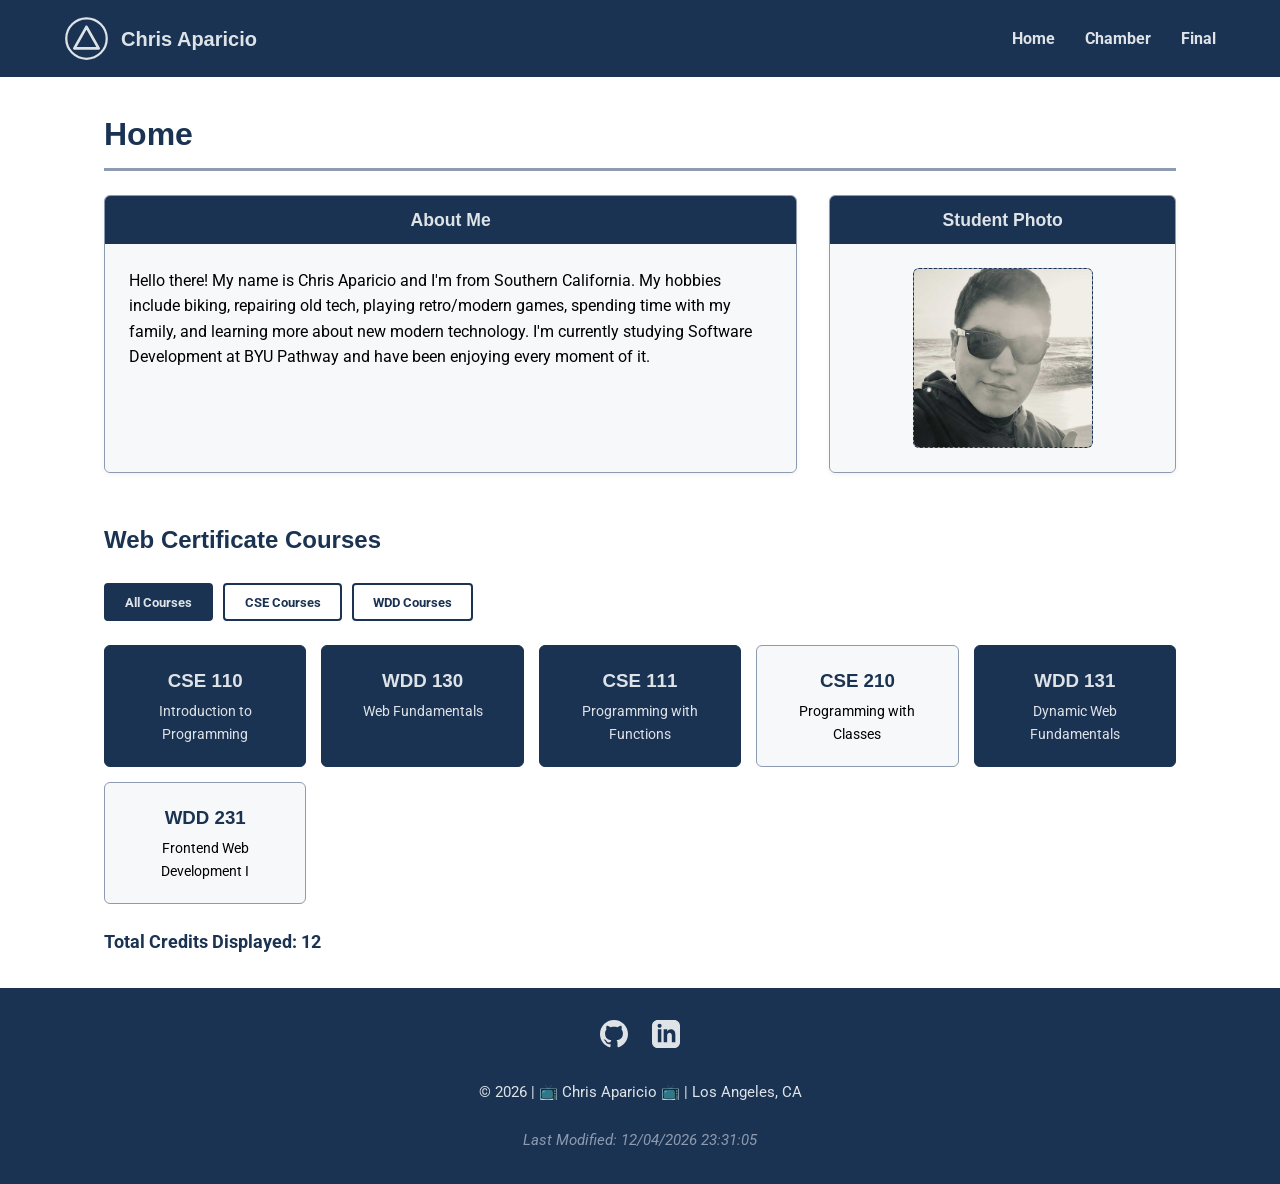
<file: index.html>
<!DOCTYPE html>
<html lang="en-US">
<head>
    <meta charset="UTF-8">
    <meta name="viewport" content="width=device-width, initial-scale=1.0">
    <title>Chris Aparicio | WDD231</title>
    <meta name="description" content="Chris Aparicio's homepage for WDD231 Class">
    <meta name="author" content="Chris Aparicio">
    <link rel="preconnect" href="https://fonts.googleapis.com">
    <link rel="preconnect" href="https://fonts.gstatic.com" crossorigin>
    <link href="https://fonts.googleapis.com/css2?family=MerriweatherSans:wght@400;700;900&family=Roboto:wght@400;700&display=swap" rel="stylesheet">
    <link rel="stylesheet" href="styles/index.css">
    <script src="scripts/index.js" defer></script>
</head>
<body>
    <header>
        <div class="logo-area">
            <svg viewBox="0 0 100 100" xmlns="http://www.w3.org/2000/svg">
                <circle cx="50" cy="50" r="45" stroke="currentColor" stroke-width="5" fill="none"/>
                <polygon points="50,24 23,72 77,72" stroke="currentColor" stroke-width="6" fill="none" stroke-linejoin="round" stroke-linecap="round"/>
            </svg>
            <span>Chris Aparicio</span>
        </div>        
        <button class="menu-toggle" aria-label="Toggle Menu" id="menuButton">☰</button>
        <nav id="primaryNav">
            <ul>
                <li><a href="#" class="active">Home</a></li>
                <li><a href="chamber.html">Chamber</a></li>
                <li><a href="final.html">Final</a></li>
            </ul>
        </nav>
    </header>
    <main>
        <h1>Home</h1>        
        <div class="profile-grid">
            <div class="profile-box">
                <div class="box-header">About Me</div>
                <div class="box-content">
                    <p>Hello there! My name is Chris Aparicio and I'm from Southern California. My hobbies include biking, repairing old tech, playing retro/modern games, spending time with my family, and learning more about new modern technology. I'm currently studying Software Development at BYU Pathway and have been enjoying every moment of it.</p>
                </div>
            </div>
            <div class="profile-box">
                <div class="box-header">Student Photo</div>
                <div class="box-content photo-box">
                    <img src="images/profile.jpg" alt="Student Profile Picture" class="profile-photo" width="180" height="180">
                </div>
            </div>
        </div>
        <section class="certificate-section">
            <h2>Web Certificate Courses</h2>
            <div class="filter-buttons">
                <button id="filter-all" class="btn active">All Courses</button>
                <button id="filter-cse" class="btn">CSE Courses</button>
                <button id="filter-wdd" class="btn">WDD Courses</button>
            </div>
            <div id="course-container" class="course-grid"></div>
            <p class="credit-total">Total Credits Displayed: <span id="total-credits">0</span></p>
        </section>
    </main>
    <footer>
        <div class="social-links">
            <a href="https://github.com/ChrisApps10/wdd231" target="_blank" aria-label="GitHub Account">
                <svg viewBox="0 0 24 24" xmlns="http://www.w3.org/2000/svg" fill="currentColor"><path d="M12 0c-6.626 0-12 5.373-12 12 0 5.302 3.438 9.8 8.207 11.387.599.111.793-.261.793-.577v-2.234c-3.338.726-4.033-1.416-4.033-1.416-.546-1.387-1.333-1.756-1.333-1.756-1.089-.745.083-.729.083-.729 1.205.084 1.839 1.237 1.839 1.237 1.07 1.834 2.807 1.304 3.492.997.107-.775.418-1.305.762-1.604-2.665-.305-5.467-1.334-5.467-5.931 0-1.311.469-2.381 1.236-3.221-.124-.303-.535-1.524.117-3.176 0 0 1.008-.322 3.301 1.23.957-.266 1.983-.399 3.003-.404 1.02.005 2.047.138 3.006.404 2.291-1.552 3.297-1.23 3.297-1.23.653 1.653.242 2.874.118 3.176.77.84 1.235 1.911 1.235 3.221 0 4.609-2.807 5.624-5.479 5.921.43.372.823 1.102.823 2.222v3.293c0 .319.192.694.801.576 4.765-1.589 8.199-6.086 8.199-11.386 0-6.627-5.373-12-12-12z"/></svg>
            </a>
            <a href="https://linkedin.com" target="_blank" aria-label="LinkedIn Account">
                <svg viewBox="0 0 24 24" xmlns="http://www.w3.org/2000/svg" fill="currentColor"><path d="M19 0h-14c-2.761 0-5 2.239-5 5v14c0 2.761 2.239 5 5 5h14c2.762 0 5-2.239 5-5v-14c0-2.761-2.238-5-5-5zm-11 19h-3v-11h3v11zm-1.5-12.268c-.966 0-1.75-.79-1.75-1.764s.784-1.764 1.75-1.764 1.75.79 1.75 1.764-.783 1.764-1.75 1.764zm13.5 12.268h-3v-5.604c0-3.368-4-3.113-4 0v5.604h-3v-11h3v1.765c1.396-2.586 7-2.777 7 2.476v6.759z"/></svg>
            </a>
        </div>
        <div class="footer-info">
            <p>&copy; <span id="currentyear"></span> | 📺 Chris Aparicio 📺 | Los Angeles, CA</p>
        </div>
        <p id="lastModified"></p>
    </footer>
</body>
</html>
</file>
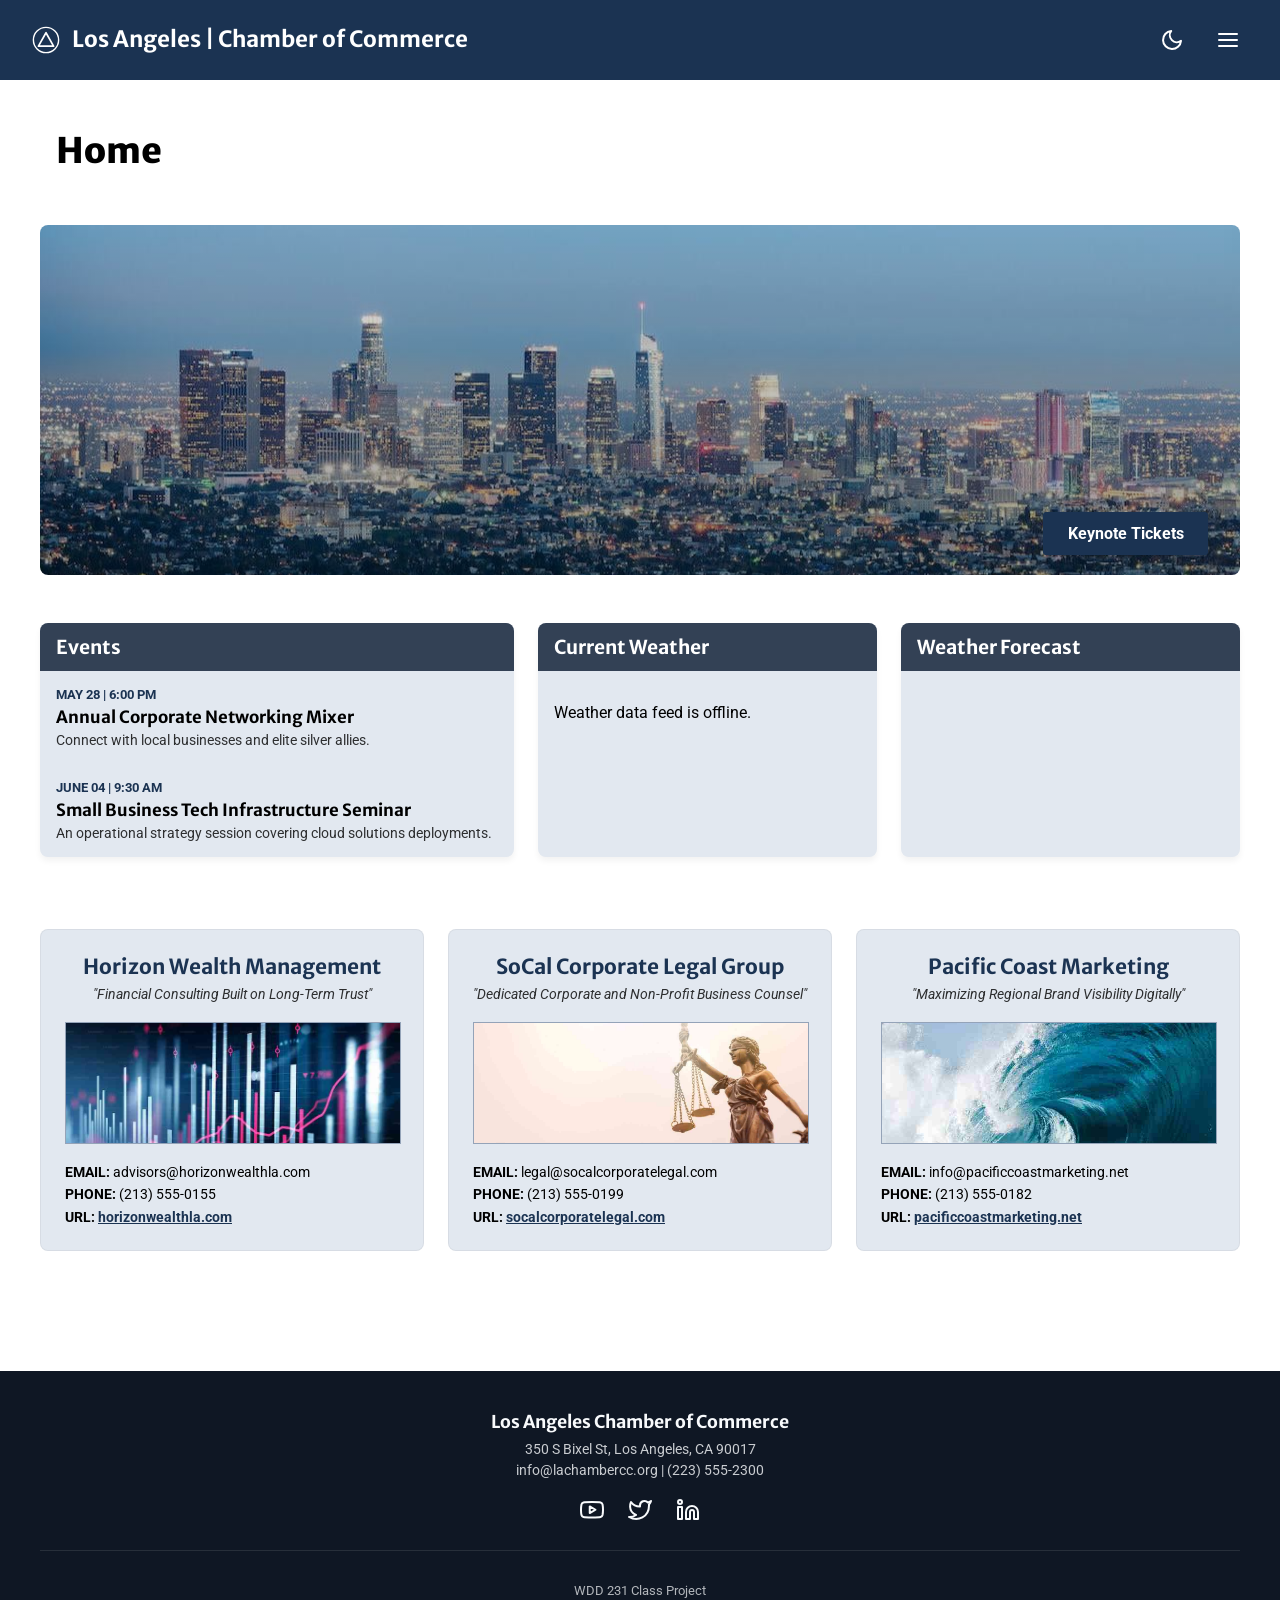
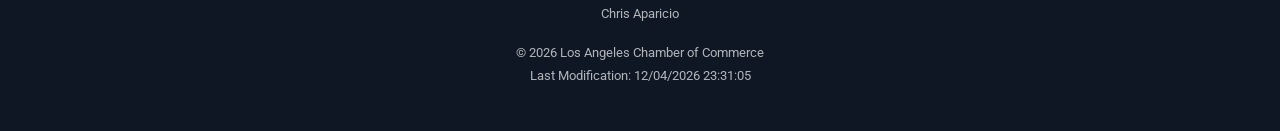
<file: chamber/index.html>
<!DOCTYPE html>
<html lang="en-US">
<head>
    <meta charset="UTF-8">
    <meta name="viewport" content="width=device-width, initial-scale=1.0">
    <title>Los Angeles Chamber of Commerce - Home</title>
    <meta name="description" content="Welcome to the Los Angeles Chamber of Commerce. Explore upcoming regional networking mixers, live weather, and premium partner spotlights.">
    <meta name="author" content="Chris Aparicio">
    <link rel="icon" href="favicon.ico" type="image/x-icon">
    <meta property="og:title" content="Los Angeles Chamber of Commerce - Homepage">
    <meta property="og:description" content="Grow your business with the Los Angeles Chamber of Commerce. Explore local events, live weather, and member spotlights.">
    <meta property="og:image" content="https://chrisapps10.github.io/wdd231/chamber/index.html">
    <meta property="og:url" content="https://chrisapps10.github.io/wdd231/chamber/index.html">
    <link rel="preconnect" href="https://fonts.googleapis.com">
    <link rel="preconnect" href="https://fonts.gstatic.com" crossorigin>
    <link href="https://fonts.googleapis.com/css2?family=MerriweatherSans:wght@400;700;900&family=Roboto:wght@400;700&display=swap" rel="stylesheet">
    <script>
    if (localStorage.getItem("theme") === "dark") {
        document.documentElement.classList.add("dark-mode");
    }
    </script>
    <link rel="stylesheet" href="styles/index-small.css">
    <link rel="stylesheet" href="styles/index-large.css" media="(min-width: 600px)">
    <script src="scripts/index.js" defer></script>
</head>
<body>
    <header>
        <div class="header-container">
            <div class="branding-box">
                <svg class="logo-svg" viewBox="0 0 100 100" xmlns="http://www.w3.org/2000/svg" aria-hidden="true" focusable="false">
                    <circle cx="50" cy="50" r="45" stroke="currentColor" stroke-width="5" fill="none"/>
                    <polygon points="50,24 23,72 77,72" stroke="currentColor" stroke-width="6" fill="none" stroke-linejoin="round" stroke-linecap="round"/>
                </svg>
                <h2>Los Angeles | Chamber of Commerce</h2>
            </div>        
            <div class="header-controls">
                <button id="themeToggle" aria-label="Toggle dark and light interface mode" class="control-btn-item">
                    <svg class="icon-svg-ui moon-icon active-toggle-icon" viewBox="0 0 24 24" fill="none" stroke="currentColor" stroke-width="2" stroke-linecap="round" stroke-linejoin="round" aria-hidden="true">
                        <path d="M21 12.79A9 9 0 1 1 11.21 3 7 7 0 0 0 21 12.79z"></path>
                    </svg>
                    <svg class="icon-svg-ui sun-icon" viewBox="0 0 24 24" fill="none" stroke="currentColor" stroke-width="2" stroke-linecap="round" stroke-linejoin="round" aria-hidden="true">
                        <circle cx="12" cy="12" r="5"></circle>
                        <line x1="12" y1="1" x2="12" y2="3"></line>
                        <line x1="12" y1="21" x2="12" y2="23"></line>
                        <line x1="4.22" y1="4.22" x2="5.64" y2="5.64"></line>
                        <line x1="18.36" y1="18.36" x2="19.78" y2="19.78"></line>
                        <line x1="1" y1="12" x2="3" y2="12"></line>
                        <line x1="21" y1="12" x2="23" y2="12"></line>
                        <line x1="4.22" y1="19.78" x2="5.64" y2="18.36"></line>
                        <line x1="18.36" y1="5.64" x2="19.78" y2="4.22"></line>
                    </svg>
                </button>
                <button id="menuBtn" class="menu-toggle-btn" aria-label="Toggle navigation links drop menu drawer" aria-expanded="false">
                    <svg id="menuIcon" class="icon-svg-ui active-toggle-icon" viewBox="0 0 24 24" fill="none" stroke="currentColor" stroke-width="2" stroke-linecap="round" stroke-linejoin="round" aria-hidden="true">
                        <line x1="3" y1="12" x2="21" y2="12"></line>
                        <line x1="3" y1="6" x2="21" y2="6"></line>
                        <line x1="3" y1="18" x2="21" y2="18"></line>
                    </svg>
                    <svg id="closeIcon" class="icon-svg-ui" viewBox="0 0 24 24" fill="none" stroke="currentColor" stroke-width="2" stroke-linecap="round" stroke-linejoin="round" aria-hidden="true">
                        <line x1="18" y1="6" x2="6" y2="18"></line>
                        <line x1="6" y1="6" x2="18" y2="18"></line>
                    </svg>
                </button>
            </div>
        </div>
        <nav id="navbar" aria-label="Main Website Navigation Links Container">
            <ul>
                <li><a href="index.html">Home</a></li>
                <li><a href="directory.html">Chamber</a></li>
                <li><a href="join.html">Join</a></li>
                <li><a href="discover.html">Discover</a></li>
            </ul>
        </nav>
    </header>
    <main class="home-main-content">
        <h1 class="page-main-title">Home</h1>
        <section class="home-hero-banner">
            <div class="hero-cta-box">
                <a href="#" class="view-btn active-view">Keynote Tickets</a>
            </div>
        </section>
        <div class="home-info-wrapper">
            <section class="home-events-section">
                <h2>Events</h2>
                <div class="event-item">
                    <span class="event-date">May 28 | 6:00 PM</span>
                    <h3>Annual Corporate Networking Mixer</h3>
                    <p>Connect with local businesses and elite silver allies.</p>
                </div>
                <div class="event-item">
                    <span class="event-date">June 04 | 9:30 AM</span>
                    <h3>Small Business Tech Infrastructure Seminar</h3>
                    <p>An operational strategy session covering cloud solutions deployments.</p>
                </div>
            </section>
            <section class="home-weather-section">
                <h2>Current Weather</h2>
                <div id="liveWeatherOutput">
                    <p>Loading weather data...</p>
                </div>
            </section>
            <section class="home-forecast-section">
                <h2>Weather Forecast</h2>
                <div id="forecastOutput">
                    <p>Loading forecast horizon...</p>
                </div>
            </section>
        </div>
        <section class="home-spotlights-section">
            <div id="dynamicSpotlightGrid"></div>
        </section>
    </main>
    <footer>
        <div class="footer-primary-row">
            <div class="contact-details-block">
                <h2>Los Angeles Chamber of Commerce</h2>
                <p>350 S Bixel St, Los Angeles, CA 90017</p>
                <p>info@lachambercc.org | (223) 555-2300</p>
            </div>
            <nav class="social-channels" aria-label="Chamber Social Networking Accounts Links Group">
                <a href="#" aria-label="Visit Chamber Official YouTube Profile Channel">
                    <svg class="social-icon-svg" viewBox="0 0 24 24" fill="none" stroke="currentColor" stroke-width="2" stroke-linecap="round" stroke-linejoin="round" aria-hidden="true">
                        <path d="M22.54 6.42a2.78 2.78 0 0 0-1.94-2C18.88 4 12 4 12 4s-6.88 0-8.6.46a2.78 2.78 0 0 0-1.94 2A29 29 0 0 0 1 11.75a29 29 0 0 0 .46 5.33A2.78 2.78 0 0 0 3.4 19c1.72.46 8.6.46 8.6.46s6.88 0 8.6-.46a2.78 2.78 0 0 0 1.94-2 29 29 0 0 0 .46-5.25 29 29 0 0 0-.46-5.33z"></path>
                        <polygon points="9.75 15.02 15.5 11.75 9.75 8.48 9.75 15.02"></polygon>
                    </svg>
                </a>
                <a href="#" aria-label="Visit Chamber Official Twitter Social Feed Account">
                    <svg class="social-icon-svg" viewBox="0 0 24 24" fill="none" stroke="currentColor" stroke-width="2" stroke-linecap="round" stroke-linejoin="round" aria-hidden="true">
                        <path d="M23 3a10.9 10.9 0 0 1-3.14 1.53 4.48 4.48 0 0 0-7.86 3v1A10.66 10.66 0 0 1 3 4s-4 9 5 13a11.64 11.64 0 0 1-7 2c9 5 20 0 20-11.5a4.5 4.5 0 0 0-.08-.83A7.72 7.72 0 0 0 23 3z"></path>
                    </svg>
                </a>
                <a href="#" aria-label="Visit Chamber Official LinkedIn Professional Directory Network">
                    <svg class="social-icon-svg" viewBox="0 0 24 24" fill="none" stroke="currentColor" stroke-width="2" stroke-linecap="round" stroke-linejoin="round" aria-hidden="true">
                        <path d="M16 8a6 6 0 0 1 6 6v7h-4v-7a2 2 0 0 0-2-2 2 2 0 0 0-2 2v7h-4v-7a6 6 0 0 1 6-6z"></path>
                        <rect x="2" y="9" width="4" height="12"></rect>
                        <circle cx="4" cy="4" r="2"></circle>
                    </svg>
                </a>
            </nav>
        </div>
        <div class="footer-metadata-row">
            <div class="meta-left">
                <p>WDD 231 Class Project</p>
                <p>Chris Aparicio</p>
            </div>
            <div class="meta-right">
                <p>&copy; <span id="yearContainer"></span> Los Angeles Chamber of Commerce</p>
                <p id="modificationContainer"></p>
            </div>
        </div>
    </footer>
</body>
</html>
</file>
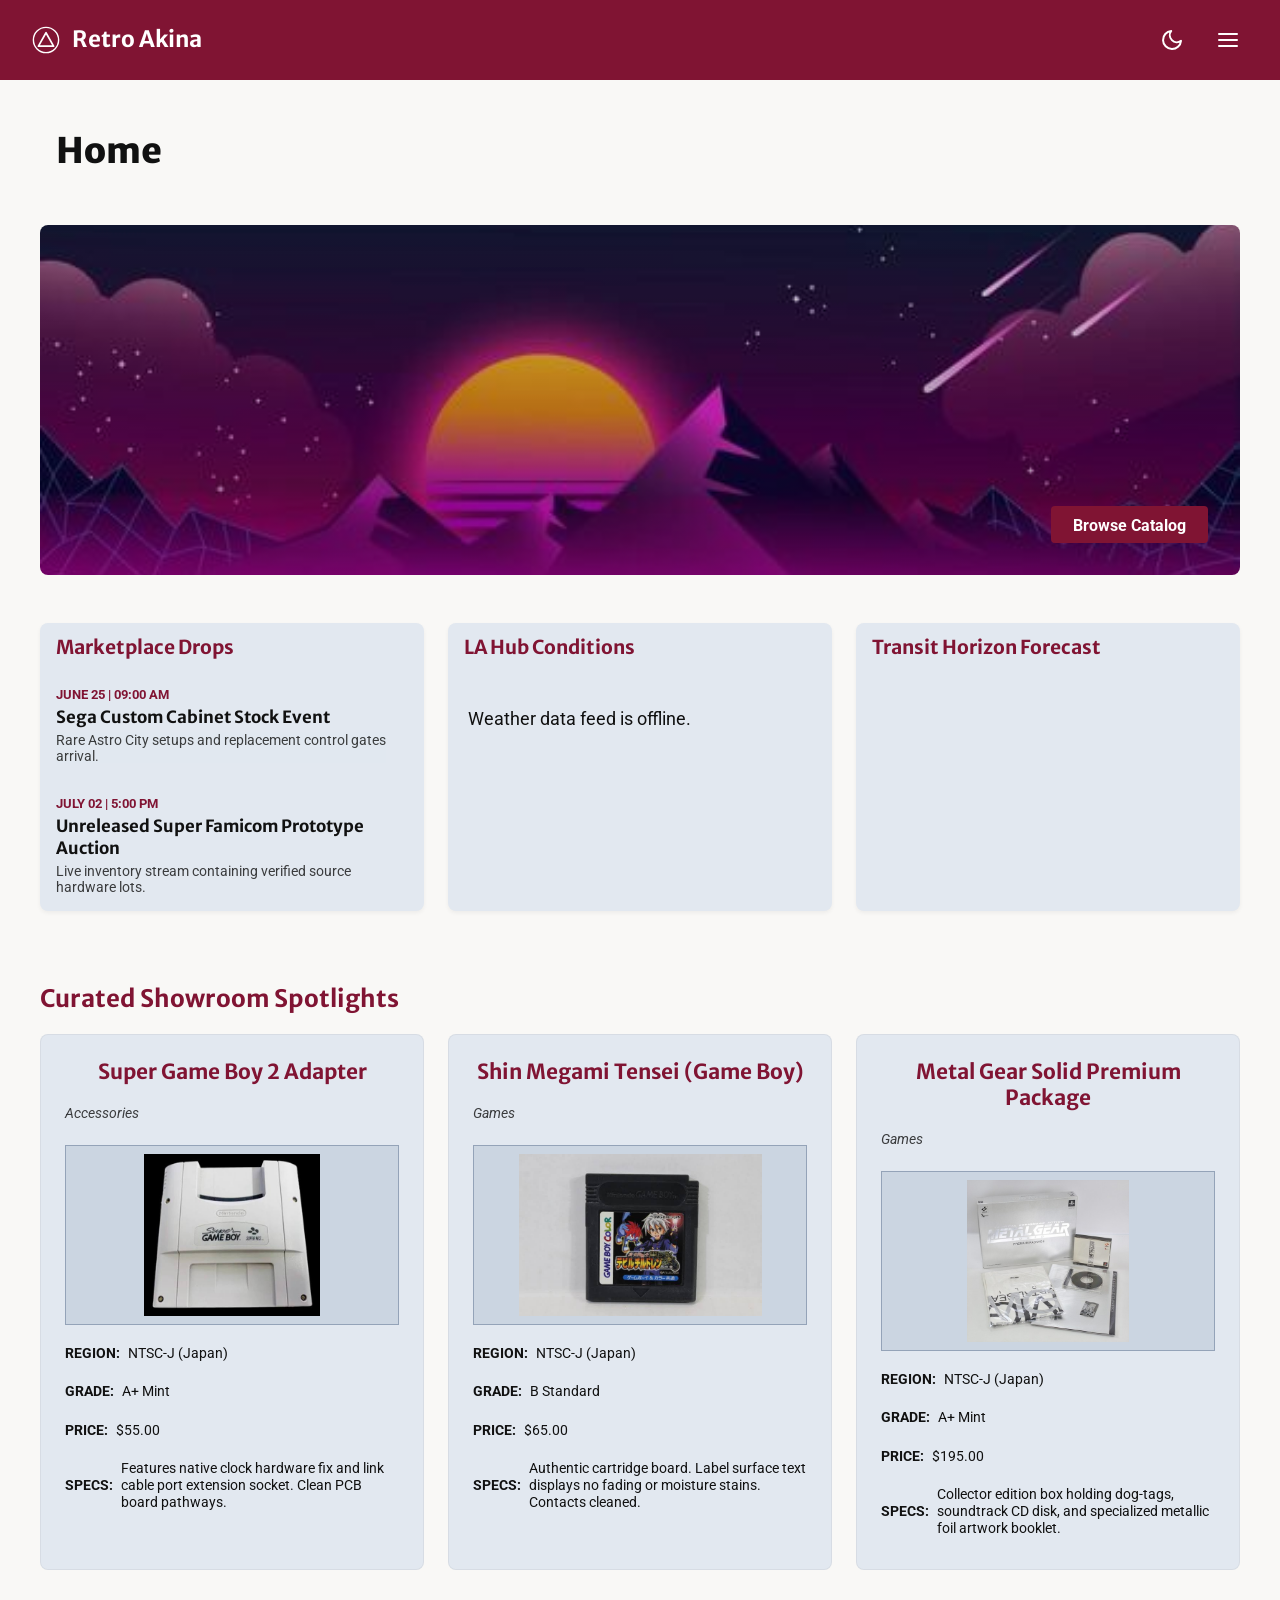
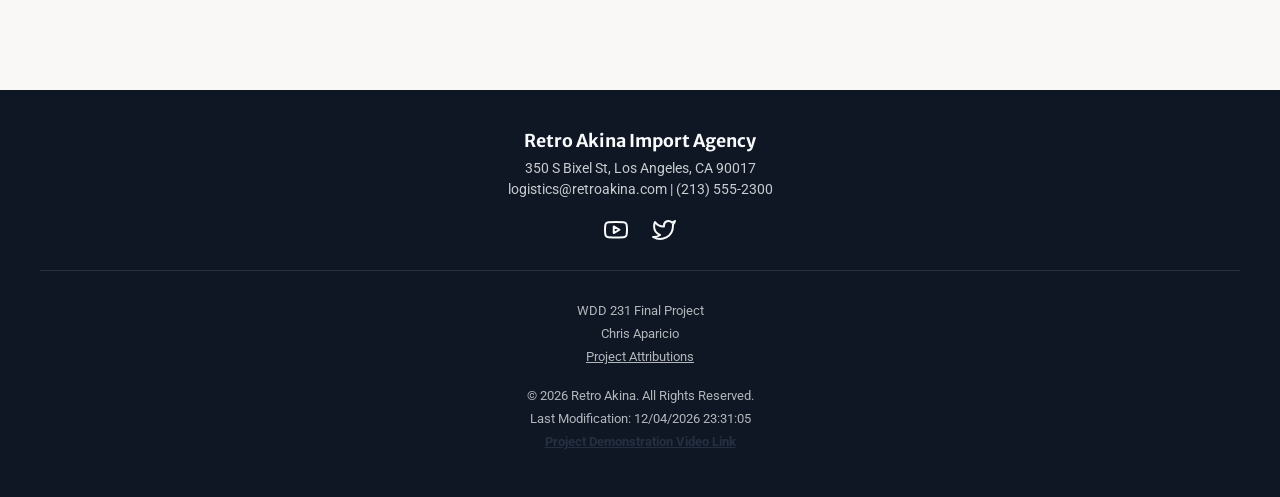
<file: final/index.html>
<!DOCTYPE html>
<html lang="en-US">
<head>
    <meta charset="UTF-8">
    <meta name="viewport" content="width=device-width, initial-scale=1.0">
    <title>Retro Akina - Japanese Import Gaming Directory</title>
    <meta name="description" content="Explore rare vintage Japanese video games, import hardware, and accessories at Retro Akina. Your premium digital catalog for collectible gaming artifacts.">
    <meta name="author" content="Chris Aparicio">
    <link rel="icon" href="favicon.ico" type="image/x-icon">
    <meta property="og:title" content="Retro Akina - Japanese Import Gaming Hub">
    <meta property="og:description" content="Your high-performance catalog for authentic vintage Japanese gaming hardware, collectible software grading specs, and regional compatibility guides.">
    <meta property="og:image" content="https://chrisapps10.github.io/wdd231/chamber/index.html">
    <meta property="og:url" content="https://chrisapps10.github.io/wdd231/chamber/index.html">
    <link rel="preconnect" href="https://fonts.googleapis.com">
    <link rel="preconnect" href="https://fonts.gstatic.com" crossorigin>
    <link href="https://fonts.googleapis.com/css2?family=Merriweather+Sans:wght@400;700;900&family=Roboto:wght@400;700&display=swap" rel="stylesheet">
    <link rel="stylesheet" href="styles/main.css">
    <link rel="stylesheet" href="styles/large.css" media="(min-width: 600px)">
    <script src="scripts/index.js" defer></script>
</head>
<body>
    <header>
        <div class="header-container">
            <div class="branding-box">
                <svg class="logo-svg" viewBox="0 0 100 100" xmlns="http://www.w3.org/2000/svg" aria-hidden="true" focusable="false">
                    <circle cx="50" cy="50" r="45" stroke="currentColor" stroke-width="5" fill="none"/>
                    <polygon points="50,24 23,72 77,72" stroke="currentColor" stroke-width="6" fill="none" stroke-linejoin="round" stroke-linecap="round"/>
                </svg>
                <h2>Retro Akina</h2>
            </div>        
            <div class="header-controls">
                <button id="themeToggle" aria-label="Toggle dark and light interface mode" class="control-btn-item">
                    <svg class="icon-svg-ui moon-icon active-toggle-icon" viewBox="0 0 24 24" fill="none" stroke="currentColor" stroke-width="2" stroke-linecap="round" stroke-linejoin="round" aria-hidden="true">
                        <path d="M21 12.79A9 9 0 1 1 11.21 3 7 7 0 0 0 21 12.79z"></path>
                    </svg>
                    <svg class="icon-svg-ui sun-icon" viewBox="0 0 24 24" fill="none" stroke="currentColor" stroke-width="2" stroke-linecap="round" stroke-linejoin="round" aria-hidden="true">
                        <circle cx="12" cy="12" r="5"></circle>
                        <line x1="12" y1="1" x2="12" y2="3"></line>
                        <line x1="12" y1="21" x2="12" y2="23"></line>
                        <line x1="4.22" y1="4.22" x2="5.64" y2="5.64"></line>
                        <line x1="18.36" y1="18.36" x2="19.78" y2="19.78"></line>
                        <line x1="1" y1="12" x2="3" y2="12"></line>
                        <line x1="21" y1="12" x2="23" y2="12"></line>
                        <line x1="4.22" y1="19.78" x2="5.64" y2="18.36"></line>
                        <line x1="18.36" y1="5.64" x2="19.78" y2="4.22"></line>
                    </svg>
                </button>
                <button id="menuBtn" class="menu-toggle-btn" aria-label="Toggle navigation links drop menu drawer" aria-expanded="false">
                    <svg id="menuIcon" class="icon-svg-ui active-toggle-icon" viewBox="0 0 24 24" fill="none" stroke="currentColor" stroke-width="2" stroke-linecap="round" stroke-linejoin="round" aria-hidden="true">
                        <line x1="3" y1="12" x2="21" y2="12"></line>
                        <line x1="3" y1="6" x2="21" y2="6"></line>
                        <line x1="3" y1="18" x2="21" y2="18"></line>
                    </svg>
                    <svg id="closeIcon" class="icon-svg-ui" viewBox="0 0 24 24" fill="none" stroke="currentColor" stroke-width="2" stroke-linecap="round" stroke-linejoin="round" aria-hidden="true">
                        <line x1="18" y1="6" x2="6" y2="18"></line>
                        <line x1="6" y1="6" x2="18" y2="18"></line>
                    </svg>
                </button>
            </div>
        </div>
        <nav id="navbar" aria-label="Main Website Navigation Links Container">
            <ul>
                <li><a href="index.html">Home</a></li>
                <li><a href="directory.html">Catalog</a></li>
                <li><a href="join.html">Join Club</a></li>
            </ul>
        </nav>
    </header>
    <main class="home-main-content">
        <h1 class="page-main-title">Home</h1>
        <section class="home-hero-banner">
            <div class="hero-cta-box">
                <a href="directory.html" class="view-btn active-view">Browse Catalog</a>
            </div>
        </section>
        <div class="home-info-wrapper">
            <section class="home-events-section">
                <h2>Marketplace Drops</h2>
                <div class="event-item">
                    <span class="event-date">June 25 | 09:00 AM</span>
                    <h3>Sega Custom Cabinet Stock Event</h3>
                    <p>Rare Astro City setups and replacement control gates arrival.</p>
                </div>
                <div class="event-item">
                    <span class="event-date">July 02 | 5:00 PM</span>
                    <h3>Unreleased Super Famicom Prototype Auction</h3>
                    <p>Live inventory stream containing verified source hardware lots.</p>
                </div>
            </section>           
            <section class="home-weather-section">
                <h2>LA Hub Conditions</h2>
                <div id="liveWeatherOutput">
                    <p>Loading weather data...</p>
                </div>
            </section>      
            <section class="home-forecast-section">
                <h2>Transit Horizon Forecast</h2>
                <div id="forecastOutput">
                    <p>Loading forecast horizon....</p>
                </div>
            </section>
        </div> 
        <section class="home-spotlights-section">
            <h2 class="section-subtitle">Curated Showroom Spotlights</h2>
            <div id="dynamicSpotlightGrid"></div>
        </section>
    </main>
    <footer>
        <div class="footer-primary-row">
            <div class="contact-details-block">
                <h2>Retro Akina Import Agency</h2>
                <p>350 S Bixel St, Los Angeles, CA 90017</p>
                <p>logistics@retroakina.com | (213) 555-2300</p>
            </div>
            <nav class="social-channels" aria-label="Retro Akina Social Media Outlets">
                <a href="#" aria-label="Watch Retro Akina Hardware Teardowns on YouTube">
                    <svg class="social-icon-svg" viewBox="0 0 24 24" fill="none" stroke="currentColor" stroke-width="2" stroke-linecap="round" stroke-linejoin="round" aria-hidden="true">
                        <path d="M22.54 6.42a2.78 2.78 0 0 0-1.94-2C18.88 4 12 4 12 4s-6.88 0-8.6.46a2.78 2.78 0 0 0-1.94 2A29 29 0 0 0 1 11.75a29 29 0 0 0 .46 5.33A2.78 2.78 0 0 0 3.4 19c1.72.46 8.6.46 8.6.46s6.88 0 8.6-.46a2.78 2.78 0 0 0 1.94-2 29 29 0 0 0 .46-5.25 29 29 0 0 0-.46-5.33z"></path>
                        <polygon points="9.75 15.02 15.5 11.75 9.75 8.48 9.75 15.02"></polygon>
                    </svg>
                </a>
                <a href="#" aria-label="Follow Retro Akina Import Feeds on X">
                    <svg class="social-icon-svg" viewBox="0 0 24 24" fill="none" stroke="currentColor" stroke-width="2" stroke-linecap="round" stroke-linejoin="round" aria-hidden="true">
                        <path d="M23 3a10.9 10.9 0 0 1-3.14 1.53 4.48 4.48 0 0 0-7.86 3v1A10.66 10.66 0 0 1 3 4s-4 9 5 13a11.64 11.64 0 0 1-7 2c9 5 20 0 20-11.5a4.5 4.5 0 0 0-.08-.83A7.72 7.72 0 0 0 23 3z"></path>
                    </svg>
                </a>
            </nav>
        </div>
        <div class="footer-metadata-row">
            <div class="meta-left">
                <p>WDD 231 Final Project</p>
                <p>Chris Aparicio</p>
                <p><a href="attributions.html" style="color: inherit; text-decoration: underline;">Project Attributions</a></p>
            </div>
            <div class="meta-right">
                <p>&copy; <span id="yearContainer"></span> Retro Akina. All Rights Reserved.</p>
                <p id="modificationContainer"></p>
                <p><a href="#" target="_blank" rel="noopener" style="color: var(--accent-color); font-weight: bold; text-decoration: underline;">Project Demonstration Video Link</a></p>
            </div>
        </div>
    </footer>
</body>
</html>
</file>
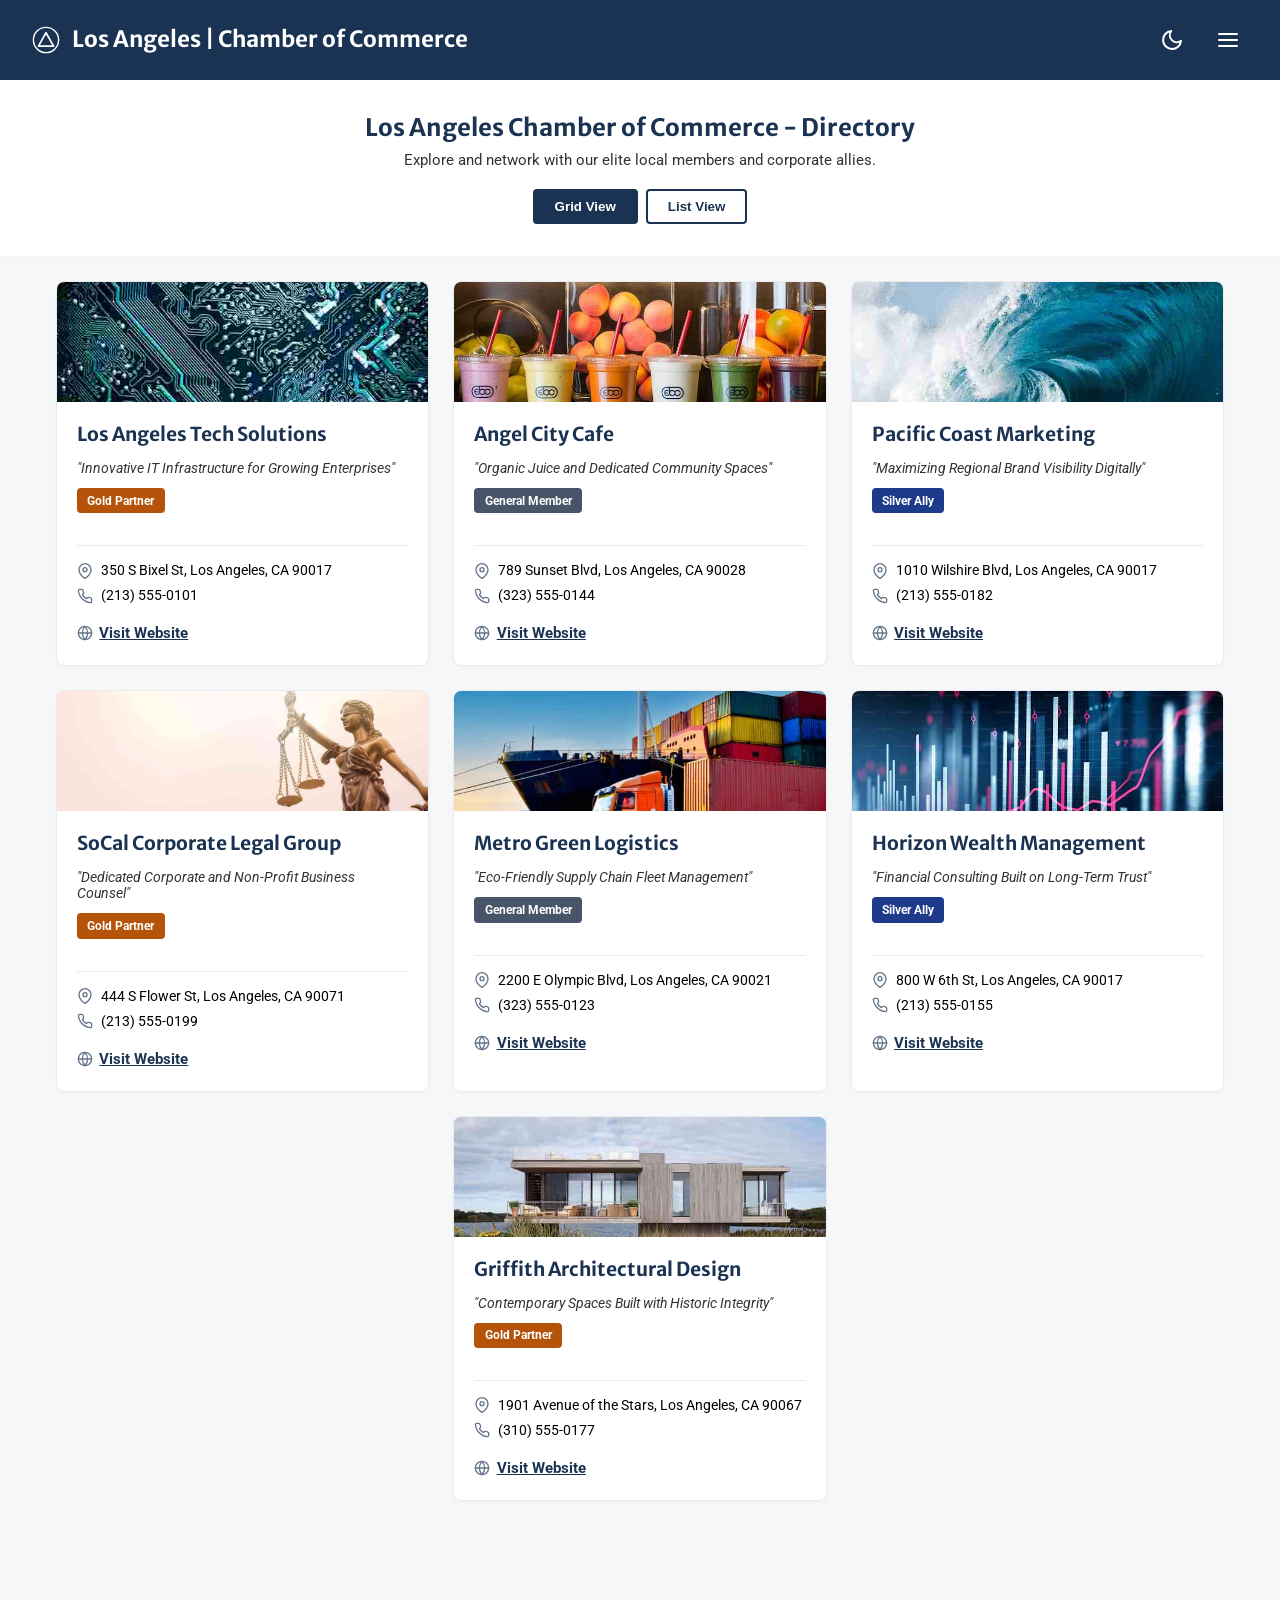
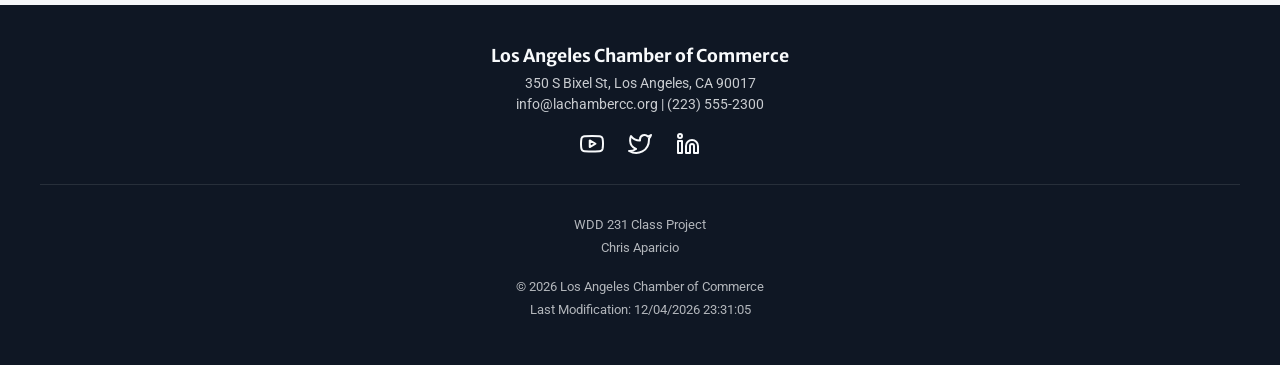
<file: chamber/directory.html>
<!DOCTYPE html>
<html lang="en-US">
<head>
    <meta charset="UTF-8">
    <meta name="viewport" content="width=device-width, initial-scale=1.0">
    <title>Los Angeles Chamber of Commerce - Directory</title>
    <meta name="description" content="Directory page for the LA Chamber of Commerce">
    <meta name="author" content="Chris Aparicio">
    <link rel="icon" href="favicon.ico" type="image/x-icon">
    <meta property="og:title" content="Los Angeles Chamber of Commerce Member Directory">
    <meta property="og:description" content="Connect with verified local businesses, corporate silver allies, and elite gold chamber partners in Los Angeles.">
    <meta property="og:image" content="https://chrisapps10.github.io/wdd231/chamber/directory.html">
    <meta property="og:url" content="https://chrisapps10.github.io/wdd231/chamber/directory.html">
    <link rel="preconnect" href="https://fonts.googleapis.com">
    <link rel="preconnect" href="https://fonts.gstatic.com" crossorigin>
    <link href="https://fonts.googleapis.com/css2?family=MerriweatherSans:wght@400;700;900&family=Roboto:wght@400;700&display=swap" rel="stylesheet">
    <script>
    if (localStorage.getItem("theme") === "dark") {
        document.documentElement.classList.add("dark-mode");
    }
    </script>
    <link rel="stylesheet" href="styles/directory-small.css">
    <link rel="stylesheet" href="styles/directory-large.css" media="(min-width: 600px)">
    <script src="scripts/directory.js" defer></script>
</head>
<body>
    <header>
        <div class="header-container">
            <div class="branding-box">
                <svg class="logo-svg" viewBox="0 0 100 100" xmlns="http://w3.org" aria-hidden="true" focusable="false">
                    <circle cx="50" cy="50" r="45" stroke="currentColor" stroke-width="5" fill="none"/>
                    <polygon points="50,24 23,72 77,72" stroke="currentColor" stroke-width="6" fill="none" stroke-linejoin="round" stroke-linecap="round"/>
                </svg>
                <h2>Los Angeles | Chamber of Commerce</h2>
            </div>
            <div class="header-controls">
                <button id="themeToggle" aria-label="Toggle dark and light interface mode" class="control-btn-item">
                    <svg class="icon-svg-ui moon-icon active-toggle-icon" viewBox="0 0 24 24" fill="none" stroke="currentColor" stroke-width="2" stroke-linecap="round" stroke-linejoin="round" aria-hidden="true">
                        <path d="M21 12.79A9 9 0 1 1 11.21 3 7 7 0 0 0 21 12.79z"></path>
                    </svg>
                    <svg class="icon-svg-ui sun-icon" viewBox="0 0 24 24" fill="none" stroke="currentColor" stroke-width="2" stroke-linecap="round" stroke-linejoin="round" aria-hidden="true">
                        <circle cx="12" cy="12" r="5"></circle>
                        <line x1="12" y1="1" x2="12" y2="3"></line>
                        <line x1="12" y1="21" x2="12" y2="23"></line>
                        <line x1="4.22" y1="4.22" x2="5.64" y2="5.64"></line>
                        <line x1="18.36" y1="18.36" x2="19.78" y2="19.78"></line>
                        <line x1="1" y1="12" x2="3" y2="12"></line>
                        <line x1="21" y1="12" x2="23" y2="12"></line>
                        <line x1="4.22" y1="19.78" x2="5.64" y2="18.36"></line>
                        <line x1="18.36" y1="5.64" x2="19.78" y2="4.22"></line>
                    </svg>
                </button>
                <button id="menuBtn" class="menu-toggle-btn" aria-label="Toggle navigation links drop menu drawer" aria-expanded="false">
                    <svg id="menuIcon" class="icon-svg-ui active-toggle-icon" viewBox="0 0 24 24" fill="none" stroke="currentColor" stroke-width="2" stroke-linecap="round" stroke-linejoin="round" aria-hidden="true">
                        <line x1="3" y1="12" x2="21" y2="12"></line>
                        <line x1="3" y1="6" x2="21" y2="6"></line>
                        <line x1="3" y1="18" x2="21" y2="18"></line>
                    </svg>
                    <svg id="closeIcon" class="icon-svg-ui" viewBox="0 0 24 24" fill="none" stroke="currentColor" stroke-width="2" stroke-linecap="round" stroke-linejoin="round" aria-hidden="true">
                        <line x1="18" y1="6" x2="6" y2="18"></line>
                        <line x1="6" y1="6" x2="18" y2="18"></line>
                    </svg>
                </button>
            </div>
        </div>
                <nav id="navbar" aria-label="Main Website Navigation Links Container">
            <ul>
                <li><a href="index.html">Home</a></li>
                <li><a href="directory.html">Chamber</a></li>
                <li><a href="join.html">Join</a></li>
                <li><a href="discover.html">Discover</a></li>
            </ul>
        </nav>
    </header>
    <main>
        <section class="directory-control-bar">
            <h1>Los Angeles Chamber of Commerce - Directory</h1>
            <p>Explore and network with our elite local members and corporate allies.</p>
            <div class="layout-toggle-wrapper">
                <button id="gridBtn" class="view-btn active-view" aria-label="Switch display window layout to grid view cards">
                    <svg class="icon-svg-ui btn-icon-spacing" viewBox="0 0 24 24" fill="none" stroke="currentColor" stroke-width="2" stroke-linecap="round" stroke-linejoin="round" aria-hidden="true">
                        <rect x="3" y="3" width="7" height="7"></rect>
                        <rect x="14" y="3" width="7" height="7"></rect>
                        <rect x="14" y="14" width="7" height="7"></rect>
                        <rect x="3" y="14" width="7" height="7"></rect>
                    </svg>
                    <span>Grid View</span>
                </button>
                <button id="listBtn" class="view-btn" aria-label="Switch display window layout to uniform single column list view text items">
                    <svg class="icon-svg-ui btn-icon-spacing" viewBox="0 0 24 24" fill="none" stroke="currentColor" stroke-width="2" stroke-linecap="round" stroke-linejoin="round" aria-hidden="true">
                        <line x1="8" y1="6" x2="21" y2="6"></line>
                        <line x1="8" y1="12" x2="21" y2="12"></line>
                        <line x1="8" y1="18" x2="21" y2="18"></line>
                        <line x1="3" y1="6" x2="3.01" y2="6"></line>
                        <line x1="3" y1="12" x2="3.01" y2="12"></line>
                        <line x1="3" y1="18" x2="3.01" y2="18"></line>
                    </svg>
                    <span>List View</span>
                </button>
            </div>
        </section>
        <div id="directoryDisplay" class="grid-layout-style"></div>
        <div class="audit-preload-container">
            <img src="images/member1.jpg" alt="Los Angeles Tech Solutions Logo Verification Asset">
            <img src="images/member2.jpg" alt="Angel City Brews & Cafe Logo Verification Asset">
            <img src="images/member3.jpg" alt="Pacific Coast Marketing Logo Verification Asset">
            <img src="images/member4.jpg" alt="SoCal Corporate Legal Group Logo Verification Asset">
            <img src="images/member5.jpg" alt="Metro Green Logistics Logo Verification Asset">
            <img src="images/member6.jpg" alt="Horizon Wealth Management Logo Verification Asset">
            <img src="images/member7.jpg" alt="Griffith Architectural Design Logo Verification Asset">
        </div>
    </main>
    <footer>
        <div class="footer-primary-row">
            <div class="contact-details-block">
                <h2>Los Angeles Chamber of Commerce</h2>
                <p>350 S Bixel St, Los Angeles, CA 90017</p>
                <p>info@lachambercc.org | (223) 555-2300</p>
            </div>
            <nav class="social-channels" aria-label="Chamber Social Networking Accounts Links Group">
                <a href="#" aria-label="Visit Chamber Official YouTube Profile Channel">
                    <svg class="social-icon-svg" viewBox="0 0 24 24" fill="none" stroke="currentColor" stroke-width="2" stroke-linecap="round" stroke-linejoin="round" aria-hidden="true">
                        <path d="M22.54 6.42a2.78 2.78 0 0 0-1.94-2C18.88 4 12 4 12 4s-6.88 0-8.6.46a2.78 2.78 0 0 0-1.94 2A29 29 0 0 0 1 11.75a29 29 0 0 0 .46 5.33A2.78 2.78 0 0 0 3.4 19c1.72.46 8.6.46 8.6.46s6.88 0 8.6-.46a2.78 2.78 0 0 0 1.94-2 29 29 0 0 0 .46-5.25 29 29 0 0 0-.46-5.33z"></path>
                        <polygon points="9.75 15.02 15.5 11.75 9.75 8.48 9.75 15.02"></polygon>
                    </svg>
                </a>
                <a href="#" aria-label="Visit Chamber Official Twitter Social Feed Account">
                    <svg class="social-icon-svg" viewBox="0 0 24 24" fill="none" stroke="currentColor" stroke-width="2" stroke-linecap="round" stroke-linejoin="round" aria-hidden="true">
                        <path d="M23 3a10.9 10.9 0 0 1-3.14 1.53 4.48 4.48 0 0 0-7.86 3v1A10.66 10.66 0 0 1 3 4s-4 9 5 13a11.64 11.64 0 0 1-7 2c9 5 20 0 20-11.5a4.5 4.5 0 0 0-.08-.83A7.72 7.72 0 0 0 23 3z"></path>
                    </svg>
                </a>
                <a href="#" aria-label="Visit Chamber Official LinkedIn Professional Directory Network">
                    <svg class="social-icon-svg" viewBox="0 0 24 24" fill="none" stroke="currentColor" stroke-width="2" stroke-linecap="round" stroke-linejoin="round" aria-hidden="true">
                        <path d="M16 8a6 6 0 0 1 6 6v7h-4v-7a2 2 0 0 0-2-2 2 2 0 0 0-2 2v7h-4v-7a6 6 0 0 1 6-6z"></path>
                        <rect x="2" y="9" width="4" height="12"></rect>
                        <circle cx="4" cy="4" r="2"></circle>
                    </svg>
                </a>
            </nav>
        </div>
        <div class="footer-metadata-row">
            <div class="meta-left">
                <p>WDD 231 Class Project</p>
                <p>Chris Aparicio</p>
            </div>
            <div class="meta-right">
                <p>&copy; <span id="yearContainer"></span> Los Angeles Chamber of Commerce</p>
                <p id="modificationContainer"></p>
            </div>
        </div>
    </footer>
</body>
</html>
</file>
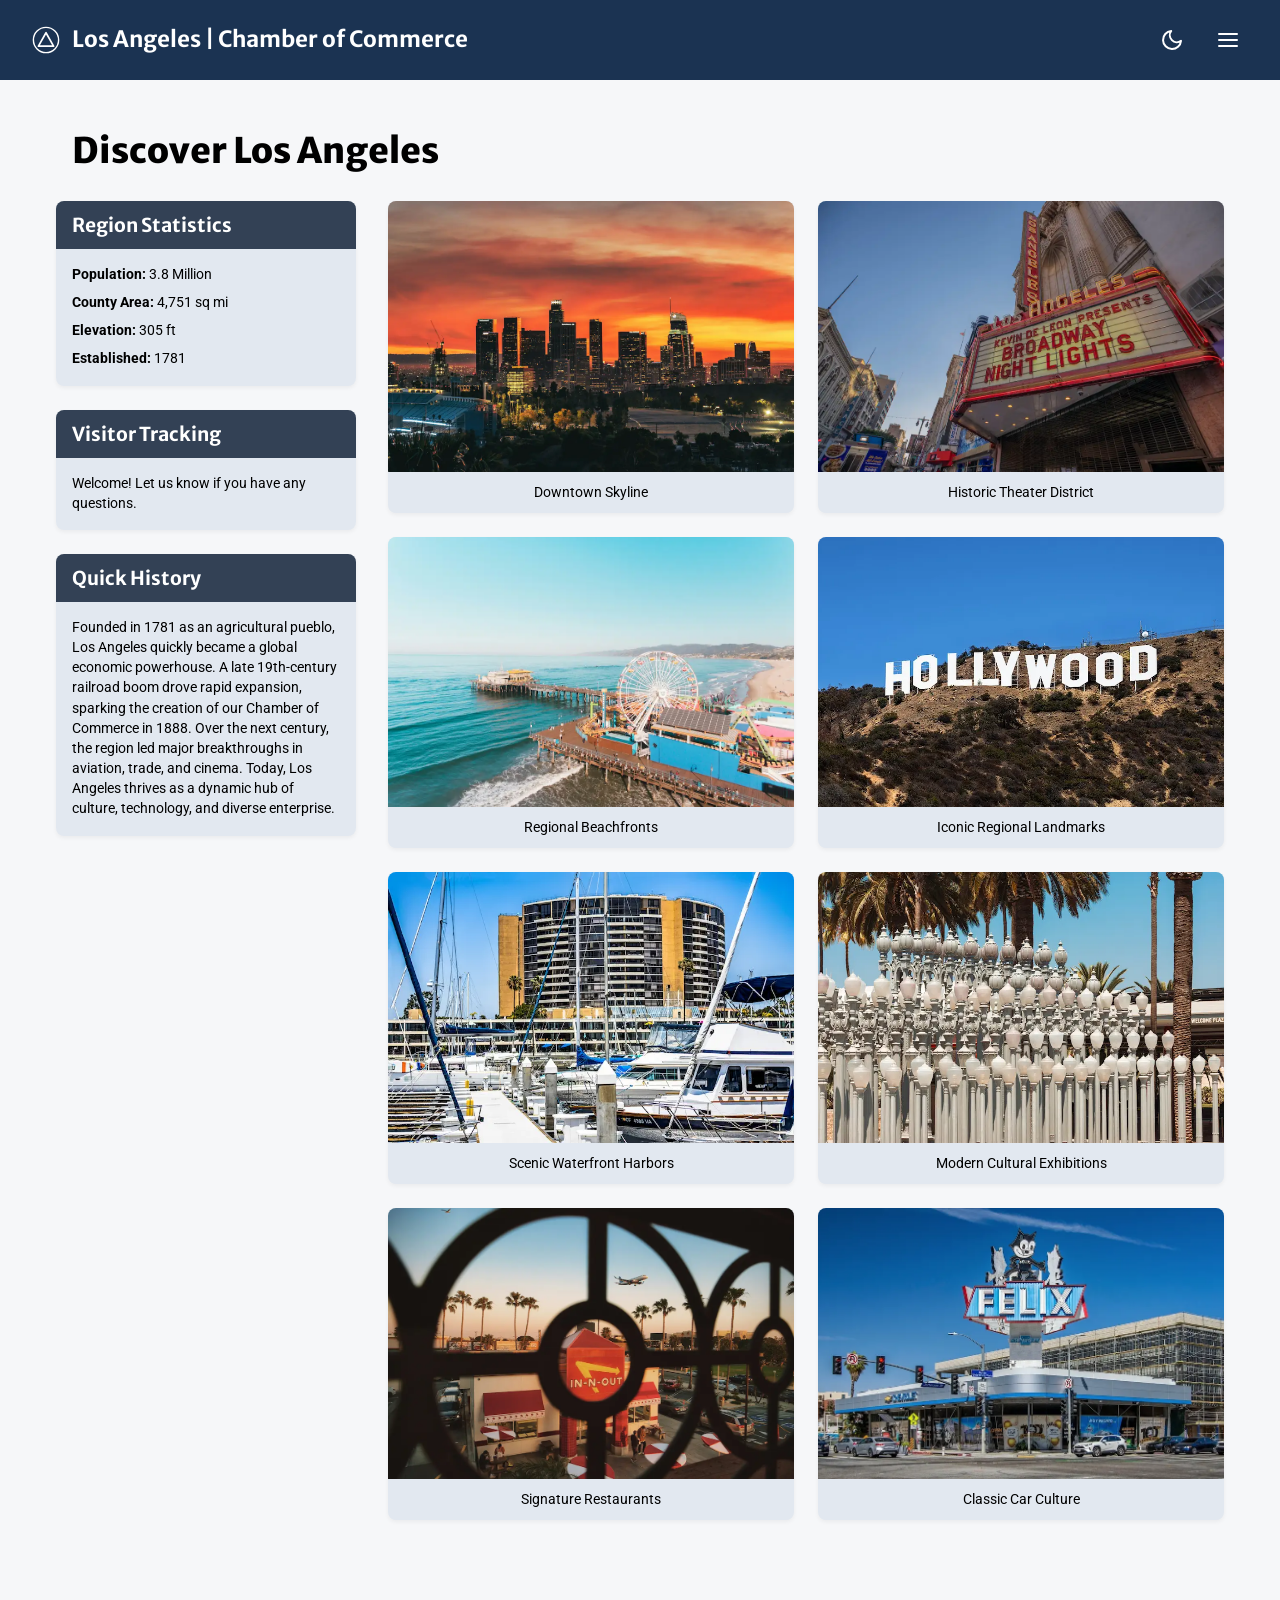
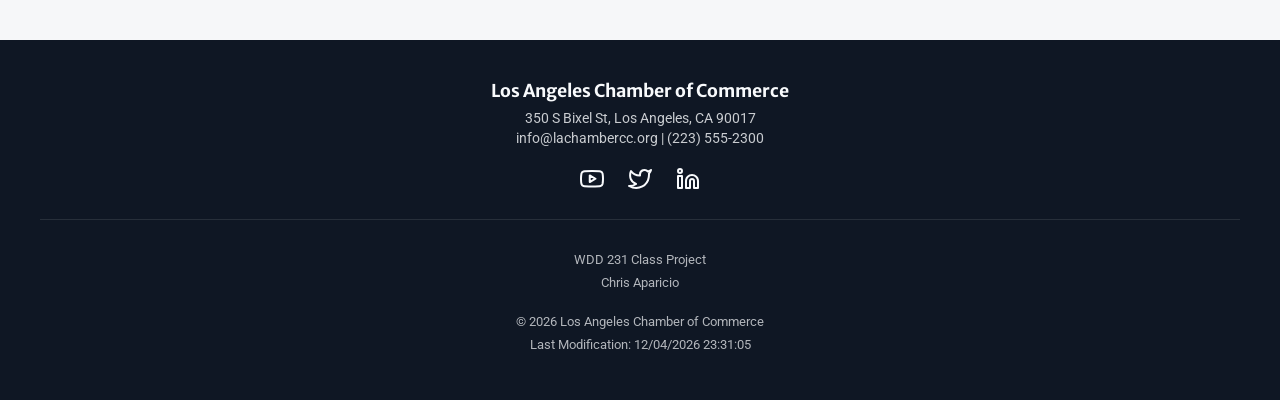
<file: chamber/discover.html>
<!DOCTYPE html>
<html lang="en-US">
<head>
    <meta charset="UTF-8">
    <meta name="viewport" content="width=device-width, initial-scale=1.0">
    <title>Los Angeles Chamber of Commerce - Discover</title>
    <meta name="description" content="Discover and explore everything the Los Angeles region has to offer, from historical insights to upcoming community highlights.">
    <meta name="author" content="Chris Aparicio">
    <link rel="icon" href="favicon.ico" type="image/x-icon">
    <meta property="og:title" content="Los Angeles Chamber of Commerce - Discover">
    <meta property="og:description" content="Discover and explore everything the Los Angeles region has to offer, from historical insights to upcoming community highlights.">
    <meta property="og:image" content="https://chrisapps10.github.io/wdd231/chamber/images/discover1.webp">
    <meta property="og:url" content="https://chrisapps10.github.io/wdd231/chamber/discover.html">
    <link rel="preconnect" href="https://fonts.googleapis.com">
    <link rel="preconnect" href="https://fonts.gstatic.com" crossorigin>
    <link href="https://fonts.googleapis.com/css2?family=MerriweatherSans:wght@400;700;900&family=Roboto:wght@400;700&display=swap" rel="stylesheet">
    <link rel="stylesheet" href="styles/discover-small.css">
    <link rel="stylesheet" href="styles/discover-large.css" media="(min-width: 600px)">
    <script src="scripts/discover.mjs" type="module"></script>
</head>
<body>
    <header>
        <div class="header-container">
            <div class="branding-box">
                <svg class="logo-svg" viewBox="0 0 100 100" xmlns="http://www.w3.org/2000/svg" aria-hidden="true" focusable="false">
                    <circle cx="50" cy="50" r="45" stroke="currentColor" stroke-width="5" fill="none"/>
                    <polygon points="50,24 23,72 77,72" stroke="currentColor" stroke-width="6" fill="none" stroke-linejoin="round" stroke-linecap="round"/>
                </svg>
                <h2>Los Angeles | Chamber of Commerce</h2>
            </div>        
            <div class="header-controls">
                <button id="themeToggle" aria-label="Toggle dark and light interface mode" class="control-btn-item">
                    <svg class="icon-svg-ui moon-icon active-toggle-icon" viewBox="0 0 24 24" fill="none" stroke="currentColor" stroke-width="2" stroke-linecap="round" stroke-linejoin="round" aria-hidden="true">
                        <path d="M21 12.79A9 9 0 1 1 11.21 3 7 7 0 0 0 21 12.79z"></path>
                    </svg>
                    <svg class="icon-svg-ui sun-icon" viewBox="0 0 24 24" fill="none" stroke="currentColor" stroke-width="2" stroke-linecap="round" stroke-linejoin="round" aria-hidden="true">
                        <circle cx="12" cy="12" r="5"></circle>
                        <line x1="12" y1="1" x2="12" y2="3"></line>
                        <line x1="12" y1="21" x2="12" y2="23"></line>
                        <line x1="4.22" y1="4.22" x2="5.64" y2="5.64"></line>
                        <line x1="18.36" y1="18.36" x2="19.78" y2="19.78"></line>
                        <line x1="1" y1="12" x2="3" y2="12"></line>
                        <line x1="21" y1="12" x2="23" y2="12"></line>
                        <line x1="4.22" y1="19.78" x2="5.64" y2="18.36"></line>
                        <line x1="18.36" y1="5.64" x2="19.78" y2="4.22"></line>
                    </svg>
                </button>
                <button id="menuBtn" class="menu-toggle-btn" aria-label="Toggle navigation links drop menu drawer" aria-expanded="false">
                    <svg id="menuIcon" class="icon-svg-ui active-toggle-icon" viewBox="0 0 24 24" fill="none" stroke="currentColor" stroke-width="2" stroke-linecap="round" stroke-linejoin="round" aria-hidden="true">
                        <line x1="3" y1="12" x2="21" y2="12"></line>
                        <line x1="3" y1="6" x2="21" y2="6"></line>
                        <line x1="3" y1="18" x2="21" y2="18"></line>
                    </svg>
                    <svg id="closeIcon" class="icon-svg-ui" viewBox="0 0 24 24" fill="none" stroke="currentColor" stroke-width="2" stroke-linecap="round" stroke-linejoin="round" aria-hidden="true">
                        <line x1="18" y1="6" x2="6" y2="18"></line>
                        <line x1="6" y1="6" x2="18" y2="18"></line>
                    </svg>
                </button>
            </div>
        </div>
        <nav id="navbar" aria-label="Main Website Navigation Links Container">
            <ul>
                <li><a href="index.html">Home</a></li>
                <li><a href="directory.html">Chamber</a></li>
                <li><a href="join.html">Join</a></li>
                <li><a href="discover.html">Discover</a></li>
            </ul>
        </nav>
    </header>
    <main class="discover-main-content">
        <h1 class="page-main-title">Discover Los Angeles</h1>
        <div class="discover-layout-wrapper">
            <aside class="discover-sidebar">
                <section class="discover-card">
                    <h2>Region Statistics</h2>
                    <div class="card-content-block">
                        <p><strong>Population:</strong> 3.8 Million</p>
                        <p><strong>County Area:</strong> 4,751 sq mi</p>
                        <p><strong>Elevation:</strong> 305 ft</p>
                        <p><strong>Established:</strong> 1781</p>
                    </div>
                </section>
                <section class="discover-card">
                    <h2>Visitor Tracking</h2>
                    <div id="visitorMessageOutput" class="card-content-block">
                        <p>Loading your activity log...</p>
                    </div>
                </section>
                <section class="discover-card">
                    <h2>Quick History</h2>
                    <div class="card-content-block">
                        <p>Founded in 1781 as an agricultural pueblo, Los Angeles quickly became a global economic powerhouse. A late 19th-century railroad boom drove rapid expansion, sparking the creation of our Chamber of Commerce in 1888. Over the next century, the region led major breakthroughs in aviation, trade, and cinema. Today, Los Angeles thrives as a dynamic hub of culture, technology, and diverse enterprise.</p>
                    </div>
                </section>
            </aside>
            <section class="discover-gallery-section">
                <div class="discover-image-card">
                    <picture>
                        <img src="images/discover1.webp" alt="Downtown Los Angeles Skyline cityscape during sunset hours" loading="lazy" width="600" height="400">
                    </picture>
                    <p class="image-caption-text">Downtown Skyline</p>
                </div>
                <div class="discover-image-card">
                    <picture>
                        <img src="images/discover2.webp" alt="Historical theater neon signs lining the Broadway district street grid" loading="lazy" width="600" height="400">
                    </picture>
                    <p class="image-caption-text">Historic Theater District</p>
                </div>
                <div class="discover-image-card">
                    <picture>
                        <img src="images/discover3.webp" alt="Wide sandy beaches and palm trees lining the coastal walking paths of Santa Monica" loading="lazy" width="600" height="400">
                    </picture>
                    <p class="image-caption-text">Regional Beachfronts</p>
                </div>
                <div class="discover-image-card">
                    <picture>
                        <img src="images/discover4.webp" alt="The iconic hillside architectural landscape signs overlooking Southern California" loading="lazy" width="600" height="400">
                    </picture>
                    <p class="image-caption-text">Iconic Regional Landmarks</p>
                </div>
                <div class="discover-image-card">
                    <picture>
                        <img src="images/discover5.webp" alt="Sailboats and luxury yachts docked in the scenic calm waters of the Marina del Rey harbor" loading="lazy" width="600" height="400">
                    </picture>
                    <p class="image-caption-text">Scenic Waterfront Harbors</p>
                </div>
                <div class="discover-image-card">
                    <picture>
                        <img src="images/discover6.webp" alt="The modern white geometric concrete facade layout of a local contemporary art venue" loading="lazy" width="600" height="400">
                    </picture>
                    <p class="image-caption-text">Modern Cultural Exhibitions</p>
                </div>
                <div class="discover-image-card">
                    <picture>
                        <img src="images/discover7.webp" alt="A classic retro drive-in restaurant canopy at night with glowing red neon text and a yellow arrow sign under palm trees" loading="lazy" width="600" height="400">
                    </picture>
                    <p class="image-caption-text">Signature Restaurants</p>
                </div>
                <div class="discover-image-card">
                    <picture>
                        <img src="images/discover8.webp" alt="The iconic historic neon Felix the Cat sign glowing above the historic Chevrolet dealership on Figueroa Street" loading="lazy" width="600" height="400">
                    </picture>
                    <p class="image-caption-text">Classic Car Culture</p>
                </div>
            </section>
        </div>
    </main>
    <footer>
        <div class="footer-primary-row">
            <div class="contact-details-block">
                <h2>Los Angeles Chamber of Commerce</h2>
                <p>350 S Bixel St, Los Angeles, CA 90017</p>
                <p>info@lachambercc.org | (223) 555-2300</p>
            </div>
            <nav class="social-channels" aria-label="Chamber Social Networking Accounts Links Group">
                <a href="#" aria-label="Visit Chamber Official YouTube Profile Channel">
                    <svg class="social-icon-svg" viewBox="0 0 24 24" fill="none" stroke="currentColor" stroke-width="2" stroke-linecap="round" stroke-linejoin="round" aria-hidden="true">
                        <path d="M22.54 6.42a2.78 2.78 0 0 0-1.94-2C18.88 4 12 4 12 4s-6.88 0-8.6.46a2.78 2.78 0 0 0-1.94 2A29 29 0 0 0 1 11.75a29 29 0 0 0 .46 5.33A2.78 2.78 0 0 0 3.4 19c1.72.46 8.6.46 8.6.46s6.88 0 8.6-.46a2.78 2.78 0 0 0 1.94-2 29 29 0 0 0 .46-5.25 29 29 0 0 0-.46-5.33z"></path>
                        <polygon points="9.75 15.02 15.5 11.75 9.75 8.48 9.75 15.02"></polygon>
                    </svg>
                </a>
                <a href="#" aria-label="Visit Chamber Official Twitter Social Feed Account">
                    <svg class="social-icon-svg" viewBox="0 0 24 24" fill="none" stroke="currentColor" stroke-width="2" stroke-linecap="round" stroke-linejoin="round" aria-hidden="true">
                        <path d="M23 3a10.9 10.9 0 0 1-3.14 1.53 4.48 4.48 0 0 0-7.86 3v1A10.66 10.66 0 0 1 3 4s-4 9 5 13a11.64 11.64 0 0 1-7 2c9 5 20 0 20-11.5a4.5 4.5 0 0 0-.08-.83A7.72 7.72 0 0 0 23 3z"></path>
                    </svg>
                </a>
                <a href="#" aria-label="Visit Chamber Official LinkedIn Professional Directory Network">
                    <svg class="social-icon-svg" viewBox="0 0 24 24" fill="none" stroke="currentColor" stroke-width="2" stroke-linecap="round" stroke-linejoin="round" aria-hidden="true">
                        <path d="M16 8a6 6 0 0 1 6 6v7h-4v-7a2 2 0 0 0-2-2 2 2 0 0 0-2 2v7h-4v-7a6 6 0 0 1 6-6z"></path>
                        <rect x="2" y="9" width="4" height="12"></rect>
                        <circle cx="4" cy="4" r="2"></circle>
                    </svg>
                </a>
            </nav>
        </div>
        <div class="footer-metadata-row">
            <div class="meta-left">
                <p>WDD 231 Class Project</p>
                <p>Chris Aparicio</p>
            </div>
            <div class="meta-right">
                <p>&copy; <span id="yearContainer"></span> Los Angeles Chamber of Commerce</p>
                <p id="modificationContainer"></p>
            </div>
        </div>
    </footer>
</body>
</html>
</file>
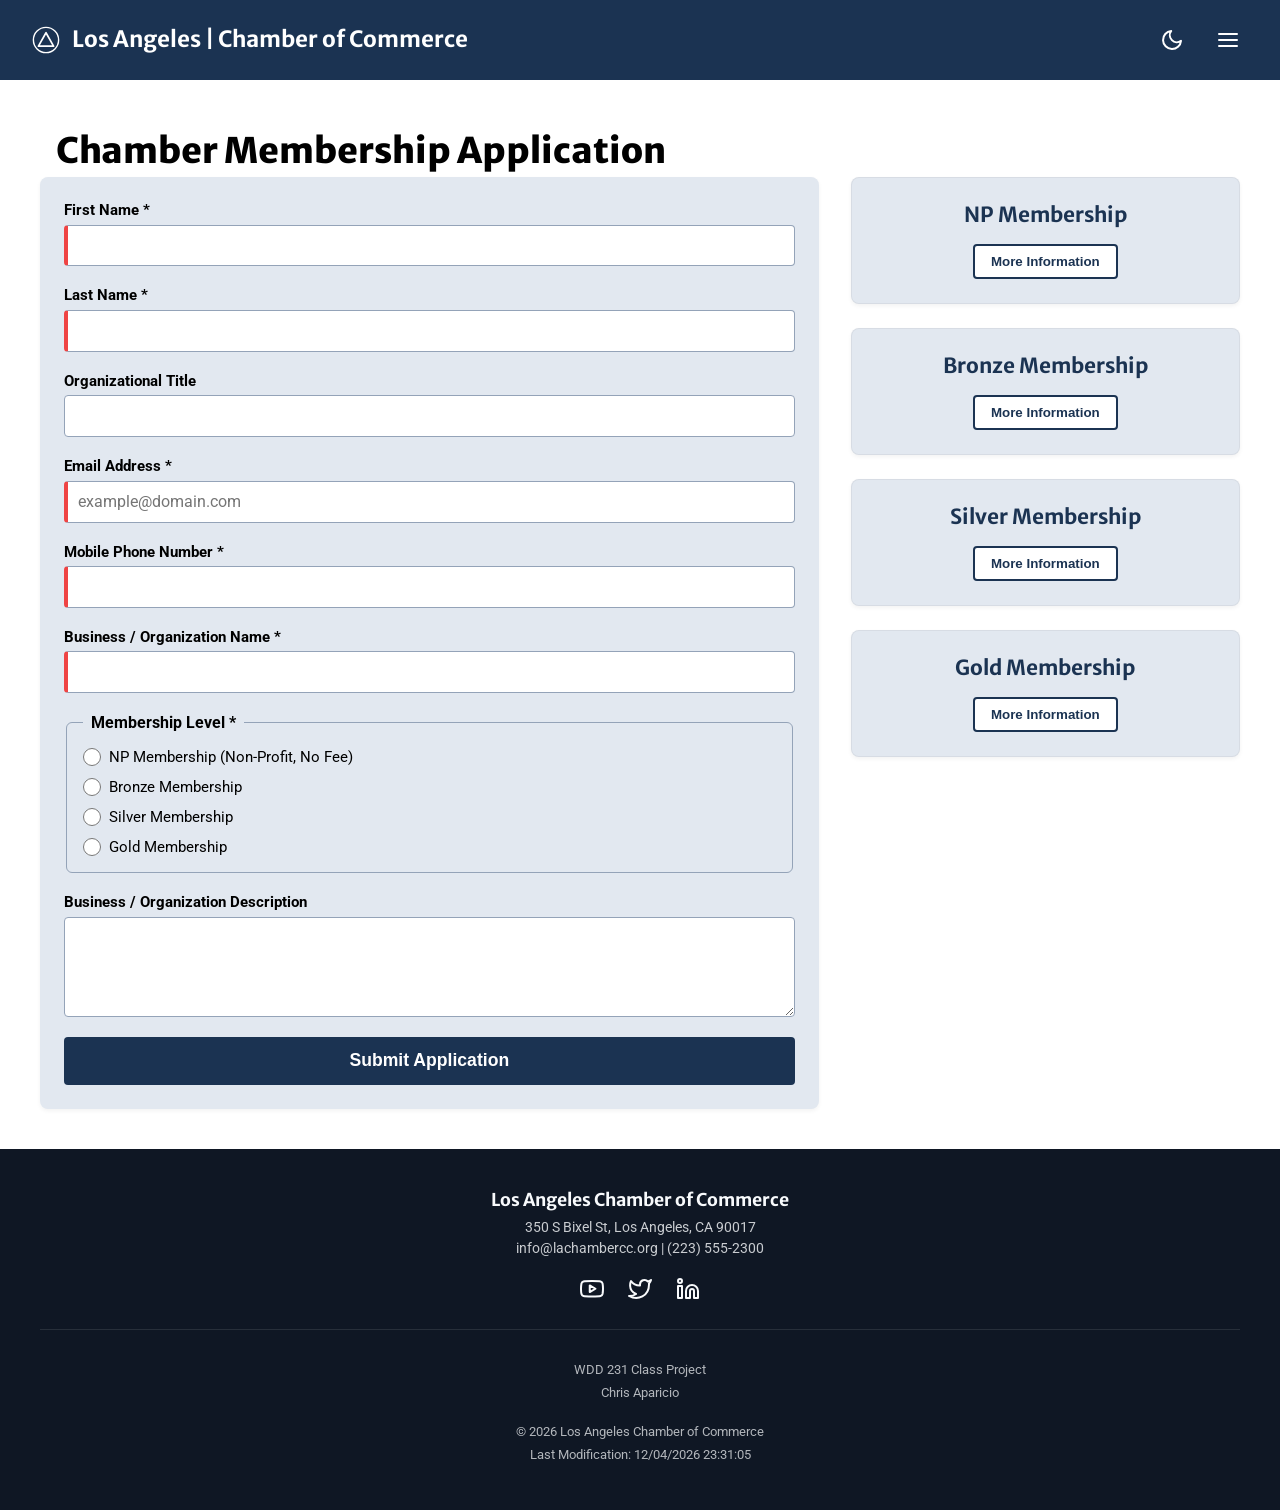
<file: chamber/join.html>
<!DOCTYPE html>
<html lang="en-US">
<head>
    <meta charset="UTF-8">
    <meta name="viewport" content="width=device-width, initial-scale=1.0">
    <title>Los Angeles Chamber of Commerce - Join Us</title>
    <meta name="description" content="Become a member of the Los Angeles Chamber of Commerce. Select a membership tier and submit your organization application.">
    <meta name="author" content="Chris Aparicio">
    <link rel="icon" href="favicon.ico" type="image/x-icon">
    <meta property="og:title" content="Los Angeles Chamber of Commerce - Join Application">
    <meta property="og:description" content="Apply for corporate or individual membership options with the Los Angeles Chamber of Commerce.">
    <meta property="og:image" content="https://chrisapps10.github.io/wdd231/chamber/join.html">
    <meta property="og:url" content="https://chrisapps10.github.io/wdd231/chamber/join.html">
    <link rel="preconnect" href="https://fonts.googleapis.com">
    <link rel="preconnect" href="https://fonts.gstatic.com" crossorigin>
    <link href="https://fonts.googleapis.com/css2?family=MerriweatherSans:wght@400;700;900&family=Roboto:wght@400;700&display=swap" rel="stylesheet">
    <link rel="stylesheet" href="styles/join-small.css">
    <link rel="stylesheet" href="styles/join-large.css" media="(min-width: 600px)">
    <script src="scripts/join.js" defer></script>
</head>
<body>
    <header>
        <div class="header-container">
            <div class="branding-box">
                <svg class="logo-svg" viewBox="0 0 100 100" xmlns="http://www.w3.org/2000/svg" aria-hidden="true" focusable="false">
                    <circle cx="50" cy="50" r="45" stroke="currentColor" stroke-width="5" fill="none"/>
                    <polygon points="50,24 23,72 77,72" stroke="currentColor" stroke-width="6" fill="none" stroke-linejoin="round" stroke-linecap="round"/>
                </svg>
                <h2>Los Angeles | Chamber of Commerce</h2>
            </div>        
            <div class="header-controls">
                <button id="themeToggle" aria-label="Toggle dark and light interface mode" class="control-btn-item">
                    <svg class="icon-svg-ui moon-icon active-toggle-icon" viewBox="0 0 24 24" fill="none" stroke="currentColor" stroke-width="2" stroke-linecap="round" stroke-linejoin="round" aria-hidden="true">
                        <path d="M21 12.79A9 9 0 1 1 11.21 3 7 7 0 0 0 21 12.79z"></path>
                    </svg>
                    <svg class="icon-svg-ui sun-icon" viewBox="0 0 24 24" fill="none" stroke="currentColor" stroke-width="2" stroke-linecap="round" stroke-linejoin="round" aria-hidden="true">
                        <circle cx="12" cy="12" r="5"></circle>
                        <line x1="12" y1="1" x2="12" y2="3"></line>
                        <line x1="12" y1="21" x2="12" y2="23"></line>
                        <line x1="4.22" y1="4.22" x2="5.64" y2="5.64"></line>
                        <line x1="18.36" y1="18.36" x2="19.78" y2="19.78"></line>
                        <line x1="1" y1="12" x2="3" y2="12"></line>
                        <line x1="21" y1="12" x2="23" y2="12"></line>
                        <line x1="4.22" y1="19.78" x2="5.64" y2="18.36"></line>
                        <line x1="18.36" y1="5.64" x2="19.78" y2="4.22"></line>
                    </svg>
                </button>
                <button id="menuBtn" class="menu-toggle-btn" aria-label="Toggle navigation links drop menu drawer" aria-expanded="false">
                    <svg id="menuIcon" class="icon-svg-ui active-toggle-icon" viewBox="0 0 24 24" fill="none" stroke="currentColor" stroke-width="2" stroke-linecap="round" stroke-linejoin="round" aria-hidden="true">
                        <line x1="3" y1="12" x2="21" y2="12"></line>
                        <line x1="3" y1="6" x2="21" y2="6"></line>
                        <line x1="3" y1="18" x2="21" y2="18"></line>
                    </svg>
                    <svg id="closeIcon" class="icon-svg-ui" viewBox="0 0 24 24" fill="none" stroke="currentColor" stroke-width="2" stroke-linecap="round" stroke-linejoin="round" aria-hidden="true">
                        <line x1="18" y1="6" x2="6" y2="18"></line>
                        <line x1="6" y1="6" x2="18" y2="18"></line>
                    </svg>
                </button>
            </div>
        </div>
        <nav id="navbar" aria-label="Main Website Navigation Links Container">
            <ul>
                <li><a href="index.html">Home</a></li>
                <li><a href="directory.html">Chamber</a></li>
                <li><a href="join.html">Join</a></li>
                <li><a href="discover.html">Discover</a></li>
            </ul>
        </nav>
    </header>

    <main class="join-main-content">
        <h1 class="page-main-title">Chamber Membership Application</h1>
        
        <div class="join-layout-wrapper">
            <section class="form-container-card">
                <form method="get" action="thankyou.html" id="applicationForm">
                    <label>
                        First Name *
                        <input type="text" name="firstName" id="firstName" required autocomplete="given-name" title="Please enter your first name">
                    </label>

                    <label>
                        Last Name *
                        <input type="text" name="lastName" id="lastName" required autocomplete="family-name" title="Please enter your last name">
                    </label>

                    <label>
                        Organizational Title
                        <input type="text" name="orgTitle" id="orgTitle" autocomplete="organization-title" title="Minimum 7 characters. Letters, hyphens, and spaces only." pattern="[A-Za-z\s\-]{7,}">
                    </label>

                    <label>
                        Email Address *
                        <input type="email" name="email" id="email" required autocomplete="email" placeholder="example@domain.com" title="Please enter a valid email address">
                    </label>

                    <label>
                        Mobile Phone Number *
                        <input type="tel" name="phone" id="phone" required autocomplete="tel" title="Please enter your phone number">
                    </label>

                    <label>
                        Business / Organization Name *
                        <input type="text" name="organization" id="organization" required autocomplete="organization" title="Please enter your business or organization name">
                    </label>

                    <fieldset>
                        <legend>Membership Level *</legend>
                        <label class="radio-label">
                            <input type="radio" name="membershipLevel" value="np" required title="Select NP Membership">
                            <span>NP Membership (Non-Profit, No Fee)</span>
                        </label>
                        <label class="radio-label">
                            <input type="radio" name="membershipLevel" value="bronze" title="Select Bronze Membership">
                            <span>Bronze Membership</span>
                        </label>
                        <label class="radio-label">
                            <input type="radio" name="membershipLevel" value="silver" title="Select Silver Membership">
                            <span>Silver Membership</span>
                        </label>
                        <label class="radio-label">
                            <input type="radio" name="membershipLevel" value="gold" title="Select Gold Membership">
                            <span>Gold Membership</span>
                        </label>
                    </fieldset>

                    <label>
                        Business / Organization Description
                        <textarea name="description" id="description" title="Please provide a brief description of your organization"></textarea>
                    </label>

                    <input type="hidden" name="formTimestamp" id="formTimestamp">

                    <input type="submit" value="Submit Application" class="form-submit-btn">
                </form>
            </section>
            <section class="tier-sidebar-grid">
                <div class="tier-card-item animated-tier-card" id="card-np">
                    <h2>NP Membership</h2>
                    <button type="button" class="open-modal-btn" data-target="modal-np">More Information</button>
                </div>
                <div class="tier-card-item animated-tier-card" id="card-bronze">
                    <h2>Bronze Membership</h2>
                    <button type="button" class="open-modal-btn" data-target="modal-bronze">More Information</button>
                </div>
                <div class="tier-card-item animated-tier-card" id="card-silver">
                    <h2>Silver Membership</h2>
                    <button type="button" class="open-modal-btn" data-target="modal-silver">More Information</button>
                </div>
                <div class="tier-card-item animated-tier-card" id="card-gold">
                    <h2>Gold Membership</h2>
                    <button type="button" class="open-modal-btn" data-target="modal-gold">More Information</button>
                </div>
            </section>
        </div>

        <dialog id="modal-np" class="benefit-modal-box">
            <div class="modal-inner-content">
                <h2>NP Membership Benefits</h2>
                <p>Cost: Free</p>
                <ul>
                    <li>Basic listing in the community business directory</li>
                    <li>Access to public networking mixer events</li>
                    <li>Chamber member digital badge layout icon</li>
                </ul>
                <button type="button" class="close-modal-btn">Close Details</button>
            </div>
        </dialog>

        <dialog id="modal-bronze" class="benefit-modal-box">
            <div class="modal-inner-content">
                <h2>Bronze Membership Benefits</h2>
                <p>Cost: $150 / year</p>
                <ul>
                    <li>Standard directory listing with website link placement</li>
                    <li>Discounted admission to core educational seminars</li>
                    <li>Access to standard training sessions</li>
                </ul>
                <button type="button" class="close-modal-btn">Close Details</button>
            </div>
        </dialog>

        <dialog id="modal-silver" class="benefit-modal-box">
            <div class="modal-inner-content">
                <h2>Silver Membership Benefits</h2>
                <p>Cost: $300 / year</p>
                <ul>
                    <li>Enhanced listing featured prominently in database searches</li>
                    <li>Home page spotlight rotation opportunity</li>
                    <li>2 free passes to regular regional business mixers</li>
                </ul>
                <button type="button" class="close-modal-btn">Close Details</button>
            </div>
        </dialog>

        <dialog id="modal-gold" class="benefit-modal-box">
            <div class="modal-inner-content">
                <h2>Gold Membership Benefits</h2>
                <p>Cost: $500 / year</p>
                <ul>
                    <li>Premium tier listing with dedicated branding assets display</li>
                    <li>Priority home page spotlight positions</li>
                    <li>Unlimited corporate entry to mixers and VIP strategy sessions</li>
                </ul>
                <button type="button" class="close-modal-btn">Close Details</button>
            </div>
        </dialog>
    </main>

    <footer>
        <div class="footer-primary-row">
            <div class="contact-details-block">
                <h2>Los Angeles Chamber of Commerce</h2>
                <p>350 S Bixel St, Los Angeles, CA 90017</p>
                <p>info@lachambercc.org | (223) 555-2300</p>
            </div>
            <nav class="social-channels" aria-label="Chamber Social Networking Accounts Links Group">
                <a href="#" aria-label="Visit Chamber Official YouTube Profile Channel">
                    <svg class="social-icon-svg" viewBox="0 0 24 24" fill="none" stroke="currentColor" stroke-width="2" stroke-linecap="round" stroke-linejoin="round" aria-hidden="true">
                        <path d="M22.54 6.42a2.78 2.78 0 0 0-1.94-2C18.88 4 12 4 12 4s-6.88 0-8.6.46a2.78 2.78 0 0 0-1.94 2A29 29 0 0 0 1 11.75a29 29 0 0 0 .46 5.33A2.78 2.78 0 0 0 3.4 19c1.72.46 8.6.46 8.6.46s6.88 0 8.6-.46a2.78 2.78 0 0 0 1.94-2 29 29 0 0 0 .46-5.25 29 29 0 0 0-.46-5.33z"></path>
                        <polygon points="9.75 15.02 15.5 11.75 9.75 8.48 9.75 15.02"></polygon>
                    </svg>
                </a>
                <a href="#" aria-label="Visit Chamber Official Twitter Social Feed Account">
                    <svg class="social-icon-svg" viewBox="0 0 24 24" fill="none" stroke="currentColor" stroke-width="2" stroke-linecap="round" stroke-linejoin="round" aria-hidden="true">
                        <path d="M23 3a10.9 10.9 0 0 1-3.14 1.53 4.48 4.48 0 0 0-7.86 3v1A10.66 10.66 0 0 1 3 4s-4 9 5 13a11.64 11.64 0 0 1-7 2c9 5 20 0 20-11.5a4.5 4.5 0 0 0-.08-.83A7.72 7.72 0 0 0 23 3z"></path>
                    </svg>
                </a>
                <a href="#" aria-label="Visit Chamber Official LinkedIn Professional Directory Network">
                    <svg class="social-icon-svg" viewBox="0 0 24 24" fill="none" stroke="currentColor" stroke-width="2" stroke-linecap="round" stroke-linejoin="round" aria-hidden="true">
                        <path d="M16 8a6 6 0 0 1 6 6v7h-4v-7a2 2 0 0 0-2-2 2 2 0 0 0-2 2v7h-4v-7a6 6 0 0 1 6-6z"></path>
                        <rect x="2" y="9" width="4" height="12"></rect>
                        <circle cx="4" cy="4" r="2"></circle>
                    </svg>
                </a>
            </nav>
        </div>
        <div class="footer-metadata-row">
            <div class="meta-left">
                <p>WDD 231 Class Project</p>
                <p>Chris Aparicio</p>
            </div>
            <div class="meta-right">
                <p>&copy; <span id="yearContainer"></span> Los Angeles Chamber of Commerce</p>
                <p id="modificationContainer"></p>
            </div>
        </div>
    </footer>
</body>
</html>
</file>
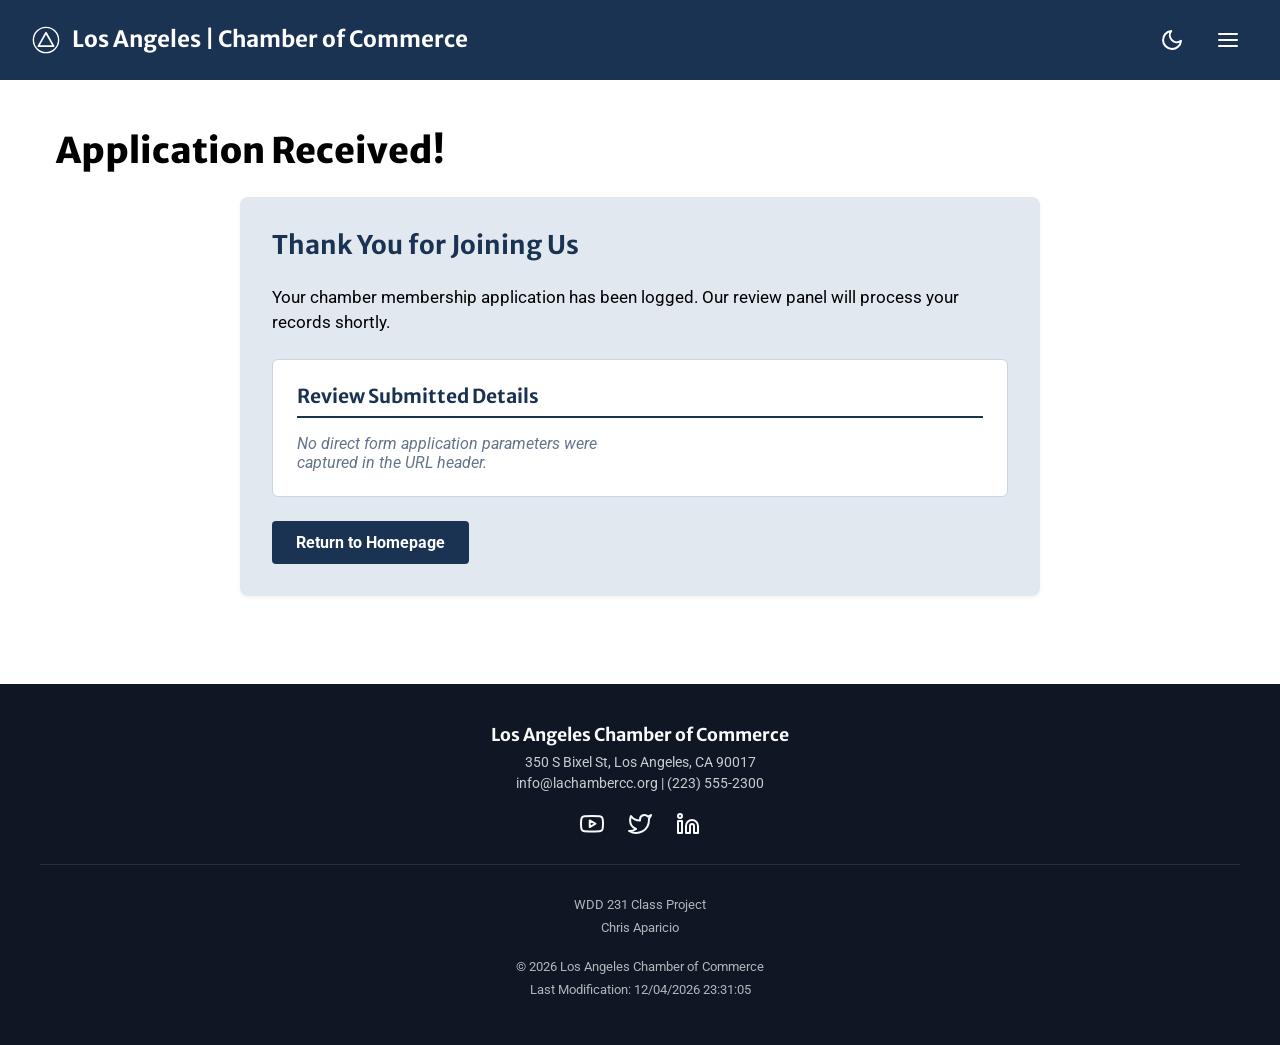
<file: chamber/thankyou.html>
<!DOCTYPE html>
<html lang="en-US">
<head>
    <meta charset="UTF-8">
    <meta name="viewport" content="width=device-width, initial-scale=1.0">
    <title>Los Angeles Chamber of Commerce - Thank You</title>
    <meta name="description" content="Application Submission Page">
    <meta name="author" content="Chris Aparicio">
    <link rel="icon" href="favicon.ico" type="image/x-icon">
    <meta property="og:title" content="Application Received - Los Angeles Chamber of Commerce">
    <meta property="og:description" content="Thank you for joining. Review your submitted application details here.">
    <meta property="og:image" content="https://chrisapps10.github.io/wdd231/chamber/thankyou.html">
    <meta property="og:url" content="https://chrisapps10.github.io/wdd231/chamber/thankyou.html">
    <link rel="preconnect" href="https://fonts.googleapis.com">
    <link rel="preconnect" href="https://fonts.gstatic.com" crossorigin>
    <link href="https://fonts.googleapis.com/css2?family=MerriweatherSans:wght@400;700;900&family=Roboto:wght@400;700&display=swap" rel="stylesheet">
    <link rel="stylesheet" href="styles/thankyou-small.css">
    <link rel="stylesheet" href="styles/thankyou-large.css" media="(min-width: 600px)">
    <script src="scripts/thankyou.js" defer></script>
</head>
<body>
    <header>
        <div class="header-container">
            <div class="branding-box">
                <svg class="logo-svg" viewBox="0 0 100 100" xmlns="http://www.w3.org/2000/svg" aria-hidden="true" focusable="false">
                    <circle cx="50" cy="50" r="45" stroke="currentColor" stroke-width="5" fill="none"/>
                    <polygon points="50,24 23,72 77,72" stroke="currentColor" stroke-width="6" fill="none" stroke-linejoin="round" stroke-linecap="round"/>
                </svg>
                <h2>Los Angeles | Chamber of Commerce</h2>
            </div>        
            <div class="header-controls">
                <button id="themeToggle" aria-label="Toggle dark and light interface mode" class="control-btn-item">
                    <svg class="icon-svg-ui moon-icon active-toggle-icon" viewBox="0 0 24 24" fill="none" stroke="currentColor" stroke-width="2" stroke-linecap="round" stroke-linejoin="round" aria-hidden="true">
                        <path d="M21 12.79A9 9 0 1 1 11.21 3 7 7 0 0 0 21 12.79z"></path>
                    </svg>
                    <svg class="icon-svg-ui sun-icon" viewBox="0 0 24 24" fill="none" stroke="currentColor" stroke-width="2" stroke-linecap="round" stroke-linejoin="round" aria-hidden="true">
                        <circle cx="12" cy="12" r="5"></circle>
                        <line x1="12" y1="1" x2="12" y2="3"></line>
                        <line x1="12" y1="21" x2="12" y2="23"></line>
                        <line x1="4.22" y1="4.22" x2="5.64" y2="5.64"></line>
                        <line x1="18.36" y1="18.36" x2="19.78" y2="19.78"></line>
                        <line x1="1" y1="12" x2="3" y2="12"></line>
                        <line x1="21" y1="12" x2="23" y2="12"></line>
                        <line x1="4.22" y1="19.78" x2="5.64" y2="18.36"></line>
                        <line x1="18.36" y1="5.64" x2="19.78" y2="4.22"></line>
                    </svg>
                </button>
                <button id="menuBtn" class="menu-toggle-btn" aria-label="Toggle navigation links drop menu drawer" aria-expanded="false">
                    <svg id="menuIcon" class="icon-svg-ui active-toggle-icon" viewBox="0 0 24 24" fill="none" stroke="currentColor" stroke-width="2" stroke-linecap="round" stroke-linejoin="round" aria-hidden="true">
                        <line x1="3" y1="12" x2="21" y2="12"></line>
                        <line x1="3" y1="6" x2="21" y2="6"></line>
                        <line x1="3" y1="18" x2="21" y2="18"></line>
                    </svg>
                    <svg id="closeIcon" class="icon-svg-ui" viewBox="0 0 24 24" fill="none" stroke="currentColor" stroke-width="2" stroke-linecap="round" stroke-linejoin="round" aria-hidden="true">
                        <line x1="18" y1="6" x2="6" y2="18"></line>
                        <line x1="6" y1="6" x2="18" y2="18"></line>
                    </svg>
                </button>
            </div>
        </div>
        <nav id="navbar" aria-label="Main Website Navigation Links Container">
            <ul>
                <li><a href="index.html">Home</a></li>
                <li><a href="directory.html">Chamber</a></li>
                <li><a href="join.html">Join</a></li>
                <li><a href="discover.html">Discover</a></li>
            </ul>
        </nav>
    </header>

    <main class="thankyou-main-content">
        <h1 class="page-main-title">Application Received!</h1>
        
        <div class="thankyou-layout-wrapper">
            <section class="confirmation-card">
                <h2>Thank You for Joining Us</h2>
                <p class="greeting-message">Your chamber membership application has been logged. Our review panel will process your records shortly.</p>
                
                <div class="submitted-data-box">
                    <h3>Review Submitted Details</h3>
                    <div id="formDataOutput" class="output-grid-container">
                        <p class="loading-placeholder">Parsing incoming form parameters...</p>
                    </div>
                </div>
                
                <div class="action-row-redirect">
                    <a href="index.html" class="return-home-btn">Return to Homepage</a>
                </div>
            </section>
        </div>
    </main>
    <footer>
        <div class="footer-primary-row">
            <div class="contact-details-block">
                <h2>Los Angeles Chamber of Commerce</h2>
                <p>350 S Bixel St, Los Angeles, CA 90017</p>
                <p>info@lachambercc.org | (223) 555-2300</p>
            </div>
            <nav class="social-channels" aria-label="Chamber Social Networking Accounts Links Group">
                <a href="#" aria-label="Visit Chamber Official YouTube Profile Channel">
                    <svg class="social-icon-svg" viewBox="0 0 24 24" fill="none" stroke="currentColor" stroke-width="2" stroke-linecap="round" stroke-linejoin="round" aria-hidden="true">
                        <path d="M22.54 6.42a2.78 2.78 0 0 0-1.94-2C18.88 4 12 4 12 4s-6.88 0-8.6.46a2.78 2.78 0 0 0-1.94 2A29 29 0 0 0 1 11.75a29 29 0 0 0 .46 5.33A2.78 2.78 0 0 0 3.4 19c1.72.46 8.6.46 8.6.46s6.88 0 8.6-.46a2.78 2.78 0 0 0 1.94-2 29 29 0 0 0 .46-5.25 29 29 0 0 0-.46-5.33z"></path>
                        <polygon points="9.75 15.02 15.5 11.75 9.75 8.48 9.75 15.02"></polygon>
                    </svg>
                </a>
                <a href="#" aria-label="Visit Chamber Official Twitter Social Feed Account">
                    <svg class="social-icon-svg" viewBox="0 0 24 24" fill="none" stroke="currentColor" stroke-width="2" stroke-linecap="round" stroke-linejoin="round" aria-hidden="true">
                        <path d="M23 3a10.9 10.9 0 0 1-3.14 1.53 4.48 4.48 0 0 0-7.86 3v1A10.66 10.66 0 0 1 3 4s-4 9 5 13a11.64 11.64 0 0 1-7 2c9 5 20 0 20-11.5a4.5 4.5 0 0 0-.08-.83A7.72 7.72 0 0 0 23 3z"></path>
                    </svg>
                </a>
                <a href="#" aria-label="Visit Chamber Official LinkedIn Professional Directory Network">
                    <svg class="social-icon-svg" viewBox="0 0 24 24" fill="none" stroke="currentColor" stroke-width="2" stroke-linecap="round" stroke-linejoin="round" aria-hidden="true">
                        <path d="M16 8a6 6 0 0 1 6 6v7h-4v-7a2 2 0 0 0-2-2 2 2 0 0 0-2 2v7h-4v-7a6 6 0 0 1 6-6z"></path>
                        <rect x="2" y="9" width="4" height="12"></rect>
                        <circle cx="4" cy="4" r="2"></circle>
                    </svg>
                </a>
            </nav>
        </div>
        <div class="footer-metadata-row">
            <div class="meta-left">
                <p>WDD 231 Class Project</p>
                <p>Chris Aparicio</p>
            </div>
            <div class="meta-right">
                <p>&copy; <span id="yearContainer"></span> Los Angeles Chamber of Commerce</p>
                <p id="modificationContainer"></p>
            </div>
        </div>
    </footer>
</body>
</html>
</file>
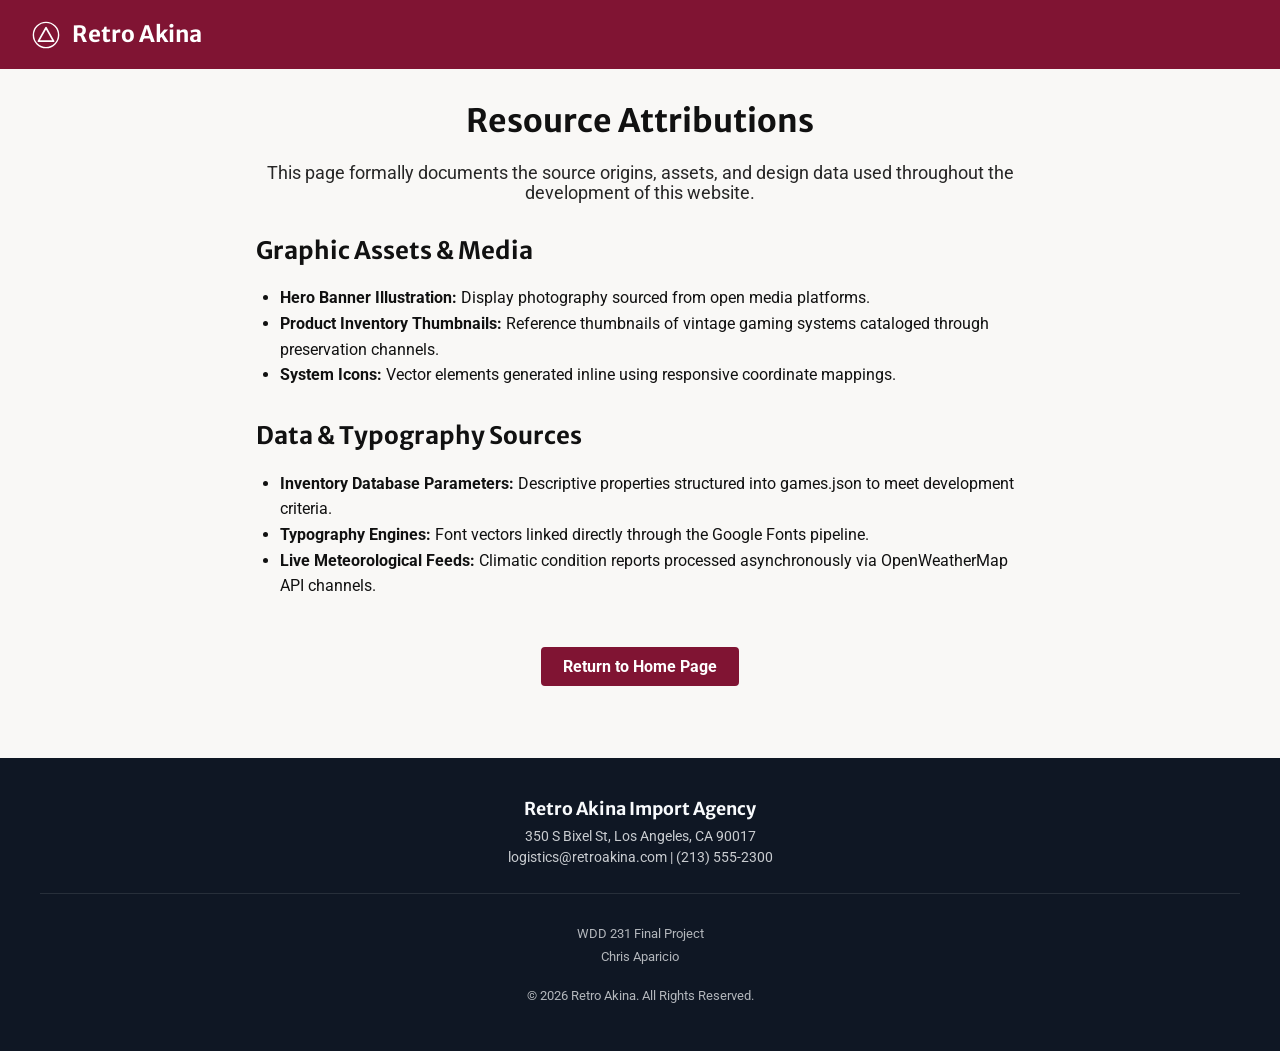
<file: final/attributions.html>
<!DOCTYPE html>
<html lang="en-US">
<head>
    <meta charset="UTF-8">
    <meta name="viewport" content="width=device-width, initial-scale=1.0">
    <title>Retro Akina - Project Attributions</title>
    <meta name="description" content="Resource citations, text definitions, and external design image asset attributions for the Retro Akina final project web application catalog.">
    <meta name="author" content="Chris Aparicio">
    <link rel="icon" href="favicon.ico" type="image/x-icon">
    <meta property="og:title" content="Retro Akina - Project Resource Attributions">
    <meta property="og:description" content="Formal documentation recording source origins, asset nodes, and layout variables used throughout development.">
    <meta property="og:image" content="https://chrisapps10.github.io/wdd231/chamber/attributions.html">
    <meta property="og:url" content="https://chrisapps10.github.io/wdd231/chamber/attributions.html">
    <link rel="preconnect" href="https://fonts.googleapis.com">
    <link rel="preconnect" href="https://fonts.gstatic.com" crossorigin>
    <link href="https://fonts.googleapis.com/css2?family=Merriweather+Sans:wght@400;700;900&family=Roboto:wght@400;700&display=swap" rel="stylesheet">
    <link rel="stylesheet" href="styles/main.css">
    <link rel="stylesheet" href="styles/large.css" media="(min-width: 600px)">
</head>
<body class="attributions-body-wrap">
    <header>
        <div class="header-container">
            <div class="branding-box">
                <svg class="logo-svg" viewBox="0 0 100 100" xmlns="http://w3.org" aria-hidden="true" focusable="false">
                    <circle cx="50" cy="50" r="45" stroke="currentColor" stroke-width="5" fill="none"/>
                    <polygon points="50,24 23,72 77,72" stroke="currentColor" stroke-width="6" fill="none" stroke-linejoin="round" stroke-linecap="round"/>
                </svg>
                <h2>Retro Akina</h2>
            </div>        
        </div>
    </header>

    <main class="thankyou-main-content">
        <h1 class="thankyou-page-title">Resource Attributions</h1>
        <p class="thankyou-summary-text">
            This page formally documents the source origins, assets, and design data used throughout the development of this website.
        </p>

        <section class="attribution-data-block">
            <h2>Graphic Assets & Media</h2>
            <ul>
                <li><strong>Hero Banner Illustration:</strong> Display photography sourced from open media platforms.</li>
                <li><strong>Product Inventory Thumbnails:</strong> Reference thumbnails of vintage gaming systems cataloged through preservation channels.</li>
                <li><strong>System Icons:</strong> Vector elements generated inline using responsive coordinate mappings.</li>
            </ul>
        </section>

        <section class="attribution-data-block">
            <h2>Data & Typography Sources</h2>
            <ul>
                <li><strong>Inventory Database Parameters:</strong> Descriptive properties structured into games.json to meet development criteria.</li>
                <li><strong>Typography Engines:</strong> Font vectors linked directly through the Google Fonts pipeline.</li>
                <li><strong>Live Meteorological Feeds:</strong> Climatic condition reports processed asynchronously via OpenWeatherMap API channels.</li>
            </ul>
        </section>

        <p class="return-action-row">
            <a href="index.html" class="view-btn active-view">Return to Home Page</a>
        </p>
    </main>

    <footer>
        <div class="footer-primary-row">
            <div class="contact-details-block">
                <h2>Retro Akina Import Agency</h2>
                <p>350 S Bixel St, Los Angeles, CA 90017</p>
                <p>logistics@retroakina.com | (213) 555-2300</p>
            </div>
        </div>
        
        <div class="footer-metadata-row">
            <div class="meta-left">
                <p>WDD 231 Final Project</p>
                <p>Chris Aparicio</p>
            </div>
            <div class="meta-right">
                <p>&copy; 2026 Retro Akina. All Rights Reserved.</p>
            </div>
        </div>
    </footer>
</body>
</html>
</file>
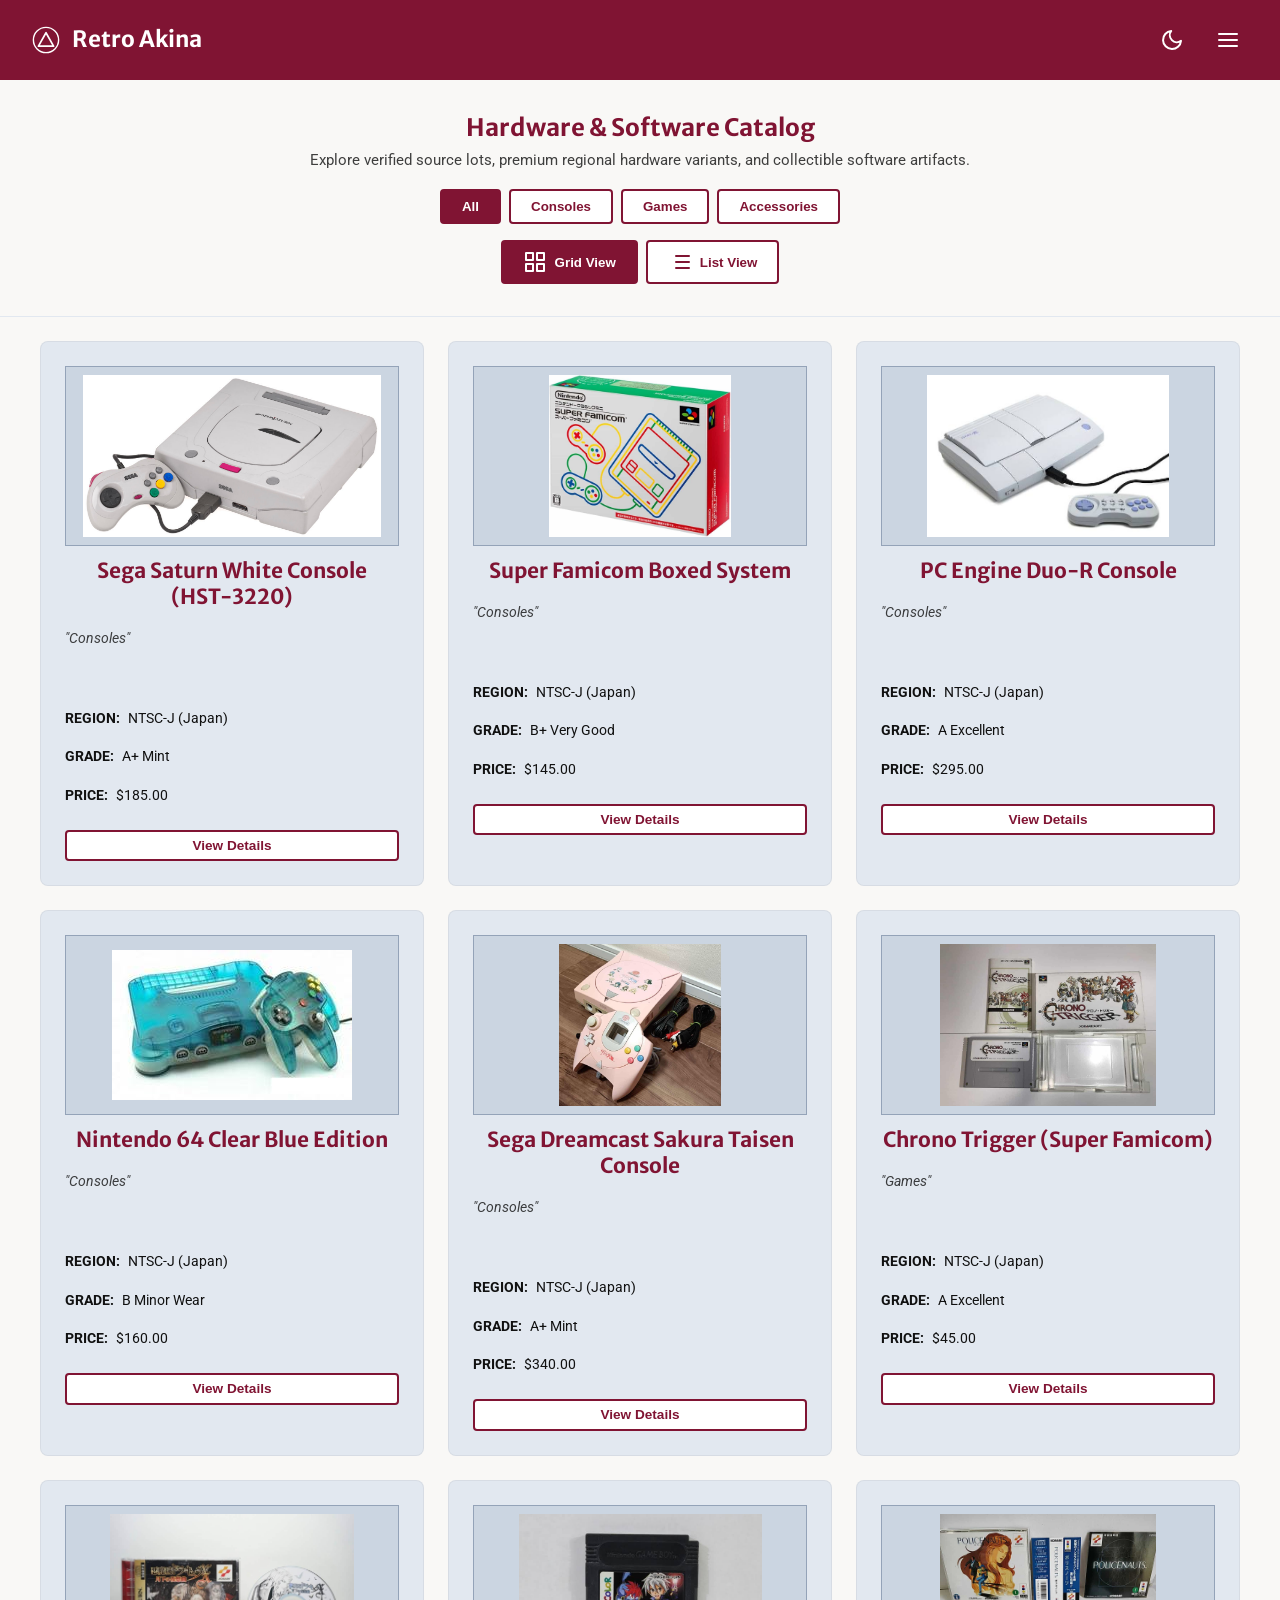
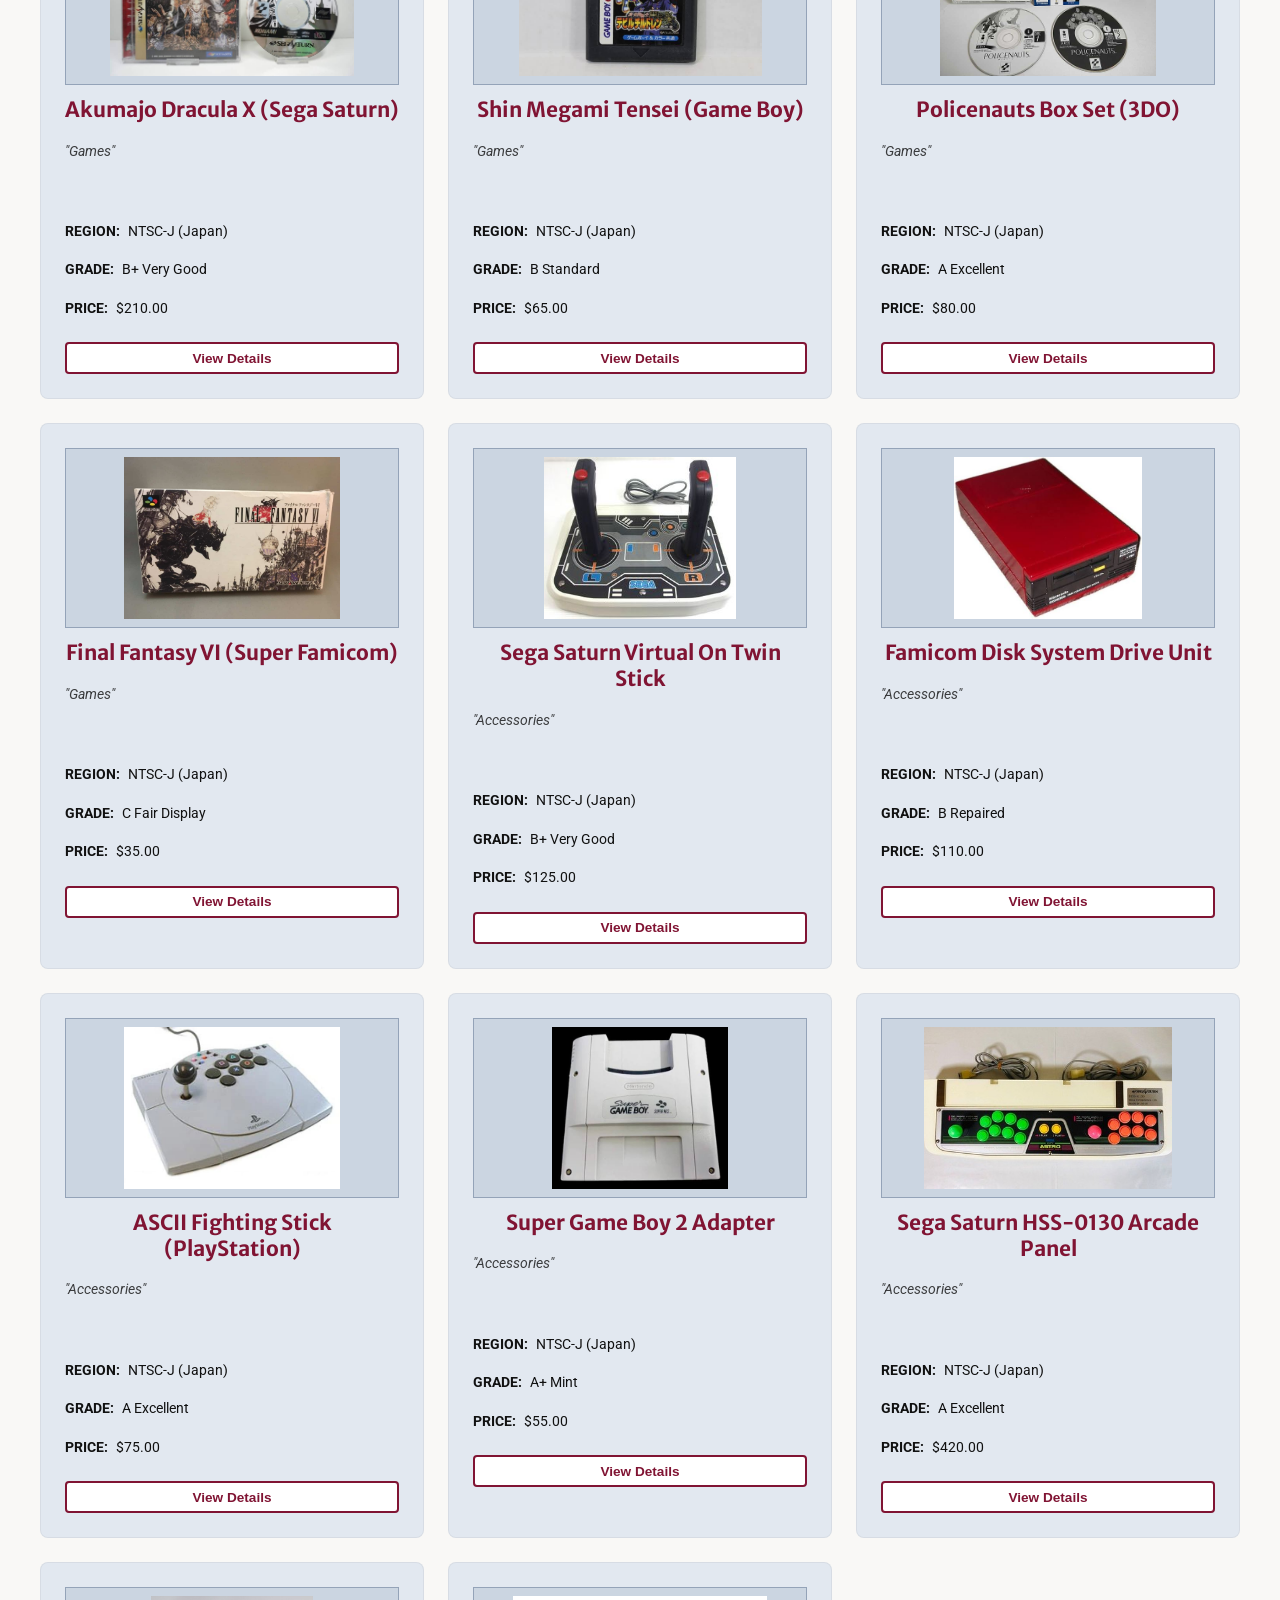
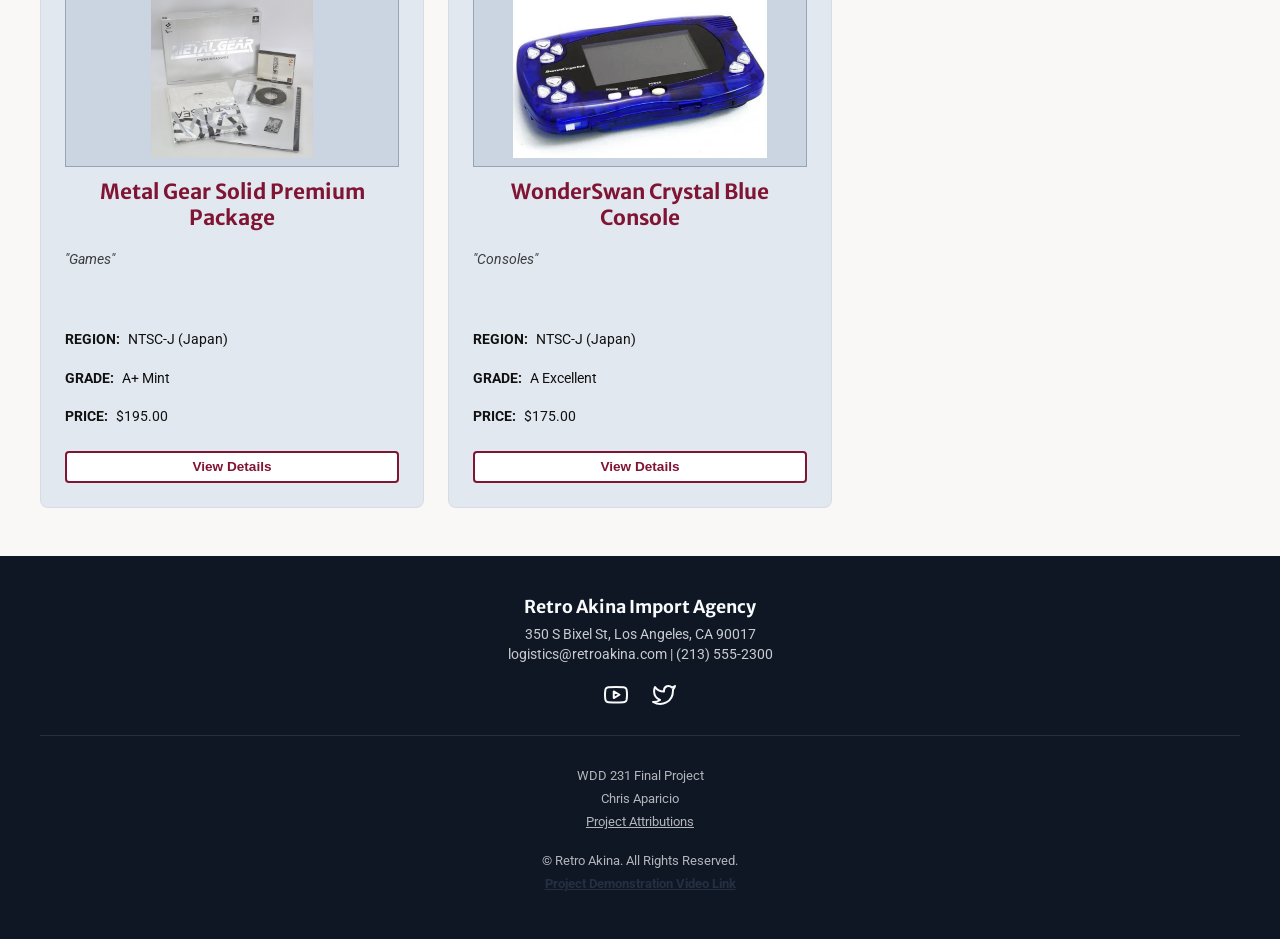
<file: final/directory.html>
<!DOCTYPE html>
<html lang="en-US">
<head>
    <meta charset="UTF-8">
    <meta name="viewport" content="width=device-width, initial-scale=1.0">
    <title>Retro Akina - Japanese Import Catalog</title>
    <meta name="description" content="Explore rare vintage Japanese video games, import hardware, and accessories at Retro Akina. Your premium digital catalog for collectible gaming artifacts.">
    <meta name="author" content="Chris Aparicio">
    <link rel="icon" href="favicon.ico" type="image/x-icon">
    <meta property="og:title" content="Retro Akina - Japanese Import Gaming Hub">
    <meta property="og:description" content="Your high-performance catalog for authentic vintage Japanese gaming hardware, collectible software grading specs, and regional compatibility guides.">
    <meta property="og:image" content="https://chrisapps10.github.io/wdd231/chamber/directory.html">
    <meta property="og:url" content="https://chrisapps10.github.io/wdd231/chamber/directory.html">
    <link rel="preconnect" href="https://fonts.googleapis.com">
    <link rel="preconnect" href="https://fonts.gstatic.com" crossorigin>
    <link href="https://fonts.googleapis.com/css2?family=Merriweather+Sans:wght@400;700;900&family=Roboto:wght@400;700&display=swap" rel="stylesheet">
    <link rel="stylesheet" href="styles/main.css">
    <link rel="stylesheet" href="styles/large.css" media="(min-width: 600px)">
    <script src="scripts/directory.js" defer type="module"></script>
</head>
<body>
    <header>
        <div class="header-container">
            <div class="branding-box">
                <svg class="logo-svg" viewBox="0 0 100 100" xmlns="http://www.w3.org/2000/svg" aria-hidden="true" focusable="false">
                    <circle cx="50" cy="50" r="45" stroke="currentColor" stroke-width="5" fill="none"/>
                    <polygon points="50,24 23,72 77,72" stroke="currentColor" stroke-width="6" fill="none" stroke-linejoin="round" stroke-linecap="round"/>
                </svg>
                <h2>Retro Akina</h2>
            </div>        
            <div class="header-controls">
                <button id="themeToggle" aria-label="Toggle dark and light interface mode" class="control-btn-item">
                    <svg class="icon-svg-ui moon-icon active-toggle-icon" viewBox="0 0 24 24" fill="none" stroke="currentColor" stroke-width="2" stroke-linecap="round" stroke-linejoin="round" aria-hidden="true">
                        <path d="M21 12.79A9 9 0 1 1 11.21 3 7 7 0 0 0 21 12.79z"></path>
                    </svg>
                    <svg class="icon-svg-ui sun-icon" viewBox="0 0 24 24" fill="none" stroke="currentColor" stroke-width="2" stroke-linecap="round" stroke-linejoin="round" aria-hidden="true">
                        <circle cx="12" cy="12" r="5"></circle>
                        <line x1="12" y1="1" x2="12" y2="3"></line>
                        <line x1="12" y1="21" x2="12" y2="23"></line>
                        <line x1="4.22" y1="4.22" x2="5.64" y2="5.64"></line>
                        <line x1="18.36" y1="18.36" x2="19.78" y2="19.78"></line>
                        <line x1="1" y1="12" x2="3" y2="12"></line>
                        <line x1="21" y1="12" x2="23" y2="12"></line>
                        <line x1="4.22" y1="19.78" x2="5.64" y2="18.36"></line>
                        <line x1="18.36" y1="5.64" x2="19.78" y2="4.22"></line>
                    </svg>
                </button>
                <button id="menuBtn" class="menu-toggle-btn" aria-label="Toggle navigation links drop menu drawer" aria-expanded="false">
                    <svg id="menuIcon" class="icon-svg-ui active-toggle-icon" viewBox="0 0 24 24" fill="none" stroke="currentColor" stroke-width="2" stroke-linecap="round" stroke-linejoin="round" aria-hidden="true">
                        <line x1="3" y1="12" x2="21" y2="12"></line>
                        <line x1="3" y1="6" x2="21" y2="6"></line>
                        <line x1="3" y1="18" x2="21" y2="18"></line>
                    </svg>
                    <svg id="closeIcon" class="icon-svg-ui" viewBox="0 0 24 24" fill="none" stroke="currentColor" stroke-width="2" stroke-linecap="round" stroke-linejoin="round" aria-hidden="true">
                        <line x1="18" y1="6" x2="6" y2="18"></line>
                        <line x1="6" y1="6" x2="18" y2="18"></line>
                    </svg>
                </button>
            </div>
        </div>
        <nav id="navbar" aria-label="Main Website Navigation Links Container">
            <ul>
                <li><a href="index.html">Home</a></li>
                <li><a href="directory.html">Catalog</a></li>
                <li><a href="join.html">Join Club</a></li>
            </ul>
        </nav>
    </header>
    <main>
        <section class="directory-control-bar">
            <h1>Hardware & Software Catalog</h1>
            <p>Explore verified source lots, premium regional hardware variants, and collectible software artifacts.</p>
            <div class="layout-toggle-wrapper">
                <div class="filter-buttons">
                    <button id="filterAll" class="view-btn active-view">All</button>
                    <button id="filterConsoles" class="view-btn">Consoles</button>
                    <button id="filterGames" class="view-btn">Games</button>
                    <button id="filterAccessories" class="view-btn">Accessories</button>
                </div>
                <div class="view-buttons">
                    <button id="gridBtn" class="view-btn active-view" aria-label="Switch display window layout to grid view cards">
                        <svg class="icon-svg-ui btn-icon-spacing" viewBox="0 0 24 24" fill="none" stroke="currentColor" stroke-width="2" stroke-linecap="round" stroke-linejoin="round" aria-hidden="true">
                            <rect x="3" y="3" width="7" height="7"></rect>
                            <rect x="14" y="3" width="7" height="7"></rect>
                            <rect x="14" y="14" width="7" height="7"></rect>
                            <rect x="3" y="14" width="7" height="7"></rect>
                        </svg>
                        <span>Grid View</span>
                    </button>
                    <button id="listBtn" class="view-btn" aria-label="Switch display window layout to uniform single column list view">
                        <svg class="icon-svg-ui btn-icon-spacing" viewBox="0 0 24 24" fill="none" stroke="currentColor" stroke-width="2" stroke-linecap="round" stroke-linejoin="round" aria-hidden="true">
                            <line x1="8" y1="6" x2="21" y2="6"></line>
                            <line x1="8" y1="12" x2="21" y2="12"></line>
                            <line x1="8" y1="18" x2="21" y2="18"></line>
                        </svg>
                        <span>List View</span>
                    </button>
                </div>
            </div>
        </section>
        <div id="directoryDisplay" class="grid-layout-style"></div>
        <div class="audit-preload-container">
            <img src="images/console-1.jpg" alt="Sega Saturn White Console HST-3220 Validation Asset">
            <img src="images/console-2.jpg" alt="Super Famicom Boxed System Validation Asset">
            <img src="images/console-3.jpg" alt="PC Engine Duo-R Console Validation Asset">
            <img src="images/console-4.jpg" alt="Nintendo 64 Clear Blue Edition Validation Asset">
            <img src="images/console-5.jpg" alt="Sega Dreamcast Sakura Taisen Unit Validation Asset">
            <img src="images/console-6.jpg" alt="WonderSwan Crystal Blue Console Validation Asset">
            <img src="images/game-1.jpg" alt="Chrono Trigger Super Famicom Game Validation Asset">
            <img src="images/game-2.jpg" alt="Akumajo Dracula X Sega Saturn Game Validation Asset">
            <img src="images/game-3.jpg" alt="Shin Megami Tensei Game Boy Game Validation Asset">
            <img src="images/game-4.jpg" alt="Policenauts Box Set 3DO Game Validation Asset">
            <img src="images/game-5.jpg" alt="Final Fantasy VI Super Famicom Game Validation Asset">
            <img src="images/game-6.jpg" alt="Metal Gear Solid Premium Package Game Validation Asset">
            <img src="images/accessory-1.jpg" alt="Sega Saturn Virtual On Twin Stick Accessory Validation Asset">
            <img src="images/accessory-2.jpg" alt="Famicom Disk System Drive Unit Accessory Validation Asset">
            <img src="images/accessory-3.jpg" alt="ASCII Fighting Stick PlayStation Accessory Validation Asset">
            <img src="images/accessory-4.jpg" alt="Super Game Boy 2 Adapter Accessory Validation Asset">
            <img src="images/accessory-5.jpg" alt="Sega Saturn HSS-0130 Arcade Panel Accessory Validation Asset">
        </div>
    </main>
    <dialog id="itemDetailsModal">
        <div class="modal-wrapper">
            <button id="closeModalBtn" aria-label="Close detailed information view window">&times;</button>
            <div id="modalContentContainer"></div>
        </div>
    </dialog>
    <footer>
        <div class="footer-primary-row">
            <div class="contact-details-block">
                <h2>Retro Akina Import Agency</h2>
                <p>350 S Bixel St, Los Angeles, CA 90017</p>
                <p>logistics@retroakina.com | (213) 555-2300</p>
            </div>
            <nav class="social-channels" aria-label="Retro Akina Social Media Outlets">
                <a href="#" aria-label="Watch Retro Akina Hardware Teardowns on YouTube">
                    <svg class="social-icon-svg" viewBox="0 0 24 24" fill="none" stroke="currentColor" stroke-width="2" stroke-linecap="round" stroke-linejoin="round" aria-hidden="true">
                        <path d="M22.54 6.42a2.78 2.78 0 0 0-1.94-2C18.88 4 12 4 12 4s-6.88 0-8.6.46a2.78 2.78 0 0 0-1.94 2A29 29 0 0 0 1 11.75a29 29 0 0 0 .46 5.33A2.78 2.78 0 0 0 3.4 19c1.72.46 8.6.46 8.6.46s6.88 0 8.6-.46a2.78 2.78 0 0 0 1.94-2 29 29 0 0 0 .46-5.25 29 29 0 0 0-.46-5.33z"></path>
                        <polygon points="9.75 15.02 15.5 11.75 9.75 8.48 9.75 15.02"></polygon>
                    </svg>
                </a>
                <a href="#" aria-label="Follow Retro Akina Import Feeds on X">
                    <svg class="social-icon-svg" viewBox="0 0 24 24" fill="none" stroke="currentColor" stroke-width="2" stroke-linecap="round" stroke-linejoin="round" aria-hidden="true">
                        <path d="M23 3a10.9 10.9 0 0 1-3.14 1.53 4.48 4.48 0 0 0-7.86 3v1A10.66 10.66 0 0 1 3 4s-4 9 5 13a11.64 11.64 0 0 1-7 2c9 5 20 0 20-11.5a4.5 4.5 0 0 0-.08-.83A7.72 7.72 0 0 0 23 3z"></path>
                    </svg>
                </a>
            </nav>
        </div>
        <div class="footer-metadata-row">
            <div class="meta-left">
                <p>WDD 231 Final Project</p>
                <p>Chris Aparicio</p>
                <p><a href="attributions.html" style="color: inherit; text-decoration: underline;">Project Attributions</a></p>
            </div>
            <div class="meta-right">
                <p>&copy; <span id="yearContainer"></span> Retro Akina. All Rights Reserved.</p>
                <p id="modificationContainer"></p>
                <p><a href="#" target="_blank" rel="noopener" style="color: var(--accent-color); font-weight: bold; text-decoration: underline;">Project Demonstration Video Link</a></p>
            </div>
        </div>
    </footer>
</body>
</html>
</file>
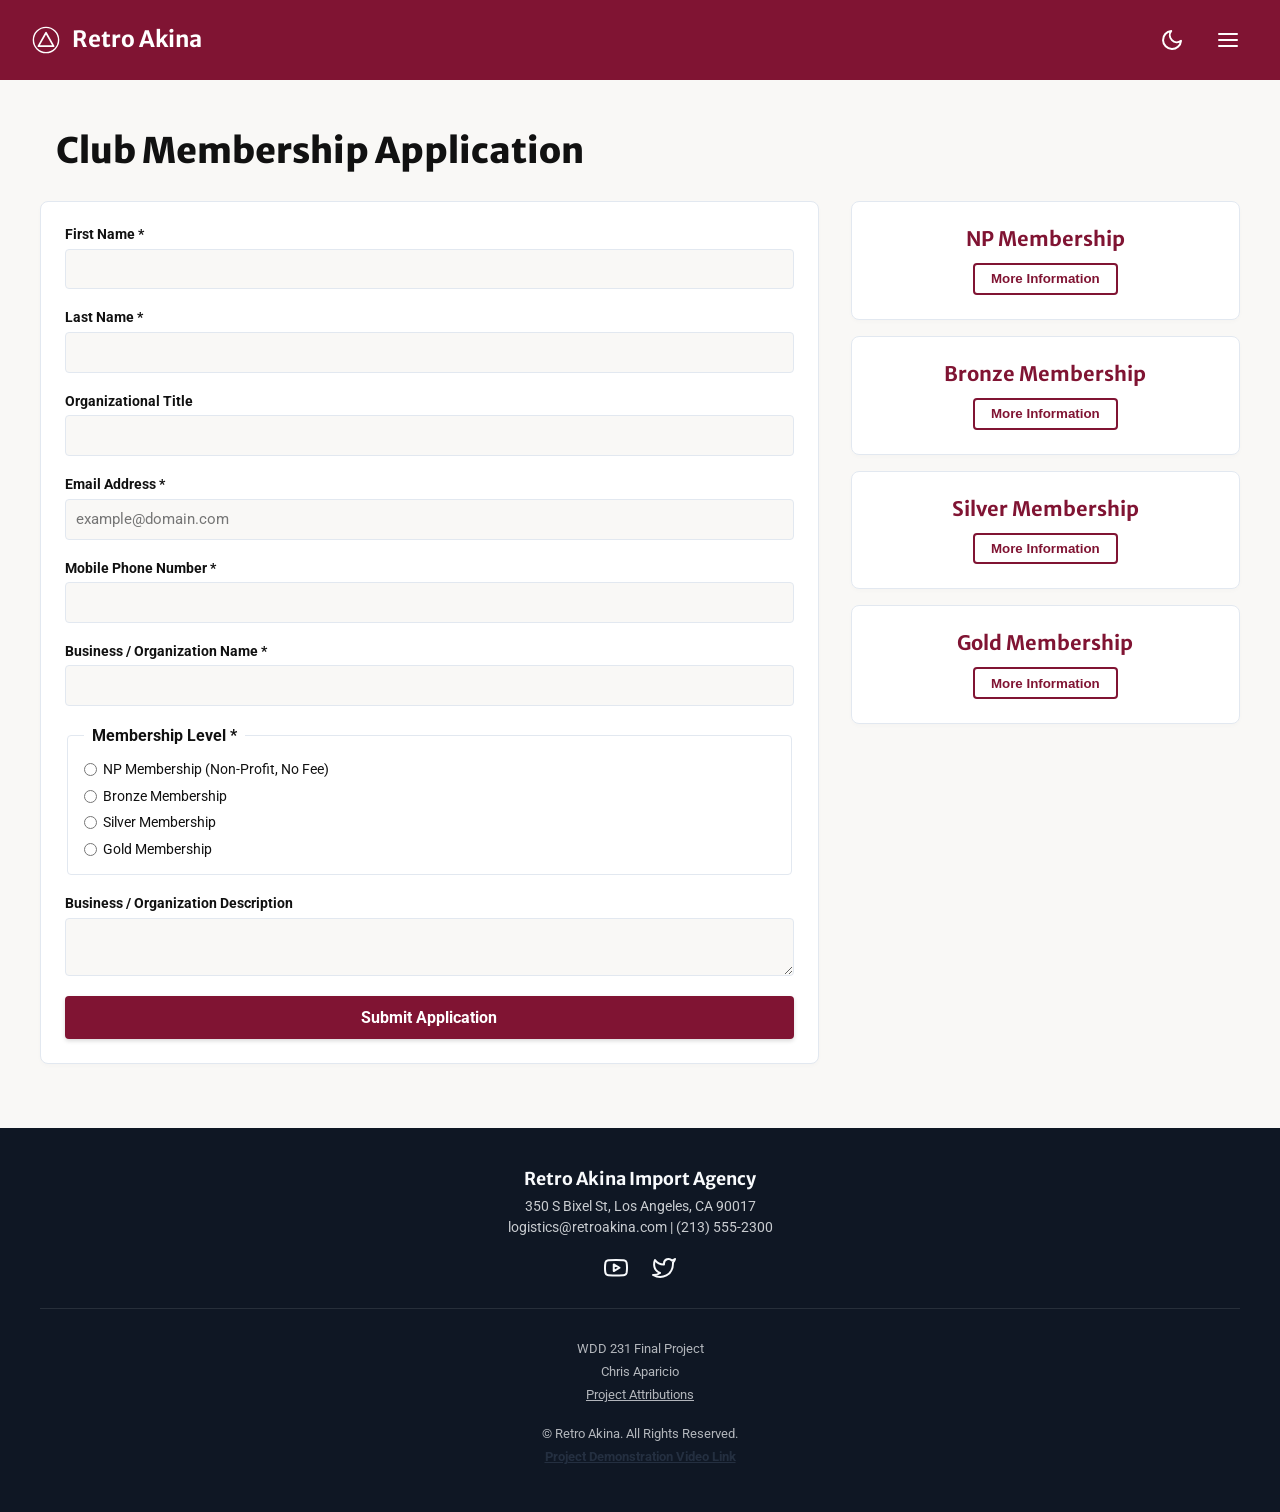
<file: final/join.html>
<!DOCTYPE html>
<html lang="en-US">
<head>
    <meta charset="UTF-8">
    <meta name="viewport" content="width=device-width, initial-scale=1.0">
    <title>Retro Akina - Join Club</title>
    <meta name="description" content="Become a member of Retro Akina. Select a membership tier and submit your import collector application.">
    <meta name="author" content="Chris Aparicio">
    <link rel="icon" href="favicon.ico" type="image/x-icon">
    <meta property="og:title" content="Retro Akina - Join Club Application">
    <meta property="og:description" content="Apply for corporate or individual membership options with Retro Akina.">
    <meta property="og:image" content="https://chrisapps10.github.io/wdd231/chamber/join.html">
    <meta property="og:url" content="https://chrisapps10.github.io/wdd231/chamber/join.html">
    <link rel="preconnect" href="https://fonts.googleapis.com">
    <link rel="preconnect" href="https://fonts.gstatic.com" crossorigin>
    <link href="https://fonts.googleapis.com/css2?family=Merriweather+Sans:wght@400;700;900&family=Roboto:wght@400;700&display=swap" rel="stylesheet">
    <link rel="stylesheet" href="styles/main.css">
    <link rel="stylesheet" href="styles/large.css" media="(min-width: 600px)">
    <script src="scripts/join.js" type="module"></script>
</head>
<body>
    <header>
        <div class="header-container">
            <div class="branding-box">
                <svg class="logo-svg" viewBox="0 0 100 100" xmlns="http://www.w3.org/2000/svg" aria-hidden="true" focusable="false">
                    <circle cx="50" cy="50" r="45" stroke="currentColor" stroke-width="5" fill="none"/>
                    <polygon points="50,24 23,72 77,72" stroke="currentColor" stroke-width="6" fill="none" stroke-linejoin="round" stroke-linecap="round"/>
                </svg>
                <h2>Retro Akina</h2>
            </div>        
            <div class="header-controls">
                <button id="themeToggle" aria-label="Toggle dark and light interface mode" class="control-btn-item">
                    <svg class="icon-svg-ui moon-icon active-toggle-icon" viewBox="0 0 24 24" fill="none" stroke="currentColor" stroke-width="2" stroke-linecap="round" stroke-linejoin="round" aria-hidden="true">
                        <path d="M21 12.79A9 9 0 1 1 11.21 3 7 7 0 0 0 21 12.79z"></path>
                    </svg>
                    <svg class="icon-svg-ui sun-icon" viewBox="0 0 24 24" fill="none" stroke="currentColor" stroke-width="2" stroke-linecap="round" stroke-linejoin="round" aria-hidden="true">
                        <circle cx="12" cy="12" r="5"></circle>
                        <line x1="12" y1="1" x2="12" y2="3"></line>
                        <line x1="12" y1="21" x2="12" y2="23"></line>
                        <line x1="4.22" y1="4.22" x2="5.64" y2="5.64"></line>
                        <line x1="18.36" y1="18.36" x2="19.78" y2="19.78"></line>
                        <line x1="1" y1="12" x2="3" y2="12"></line>
                        <line x1="21" y1="12" x2="23" y2="12"></line>
                        <line x1="4.22" y1="19.78" x2="5.64" y2="18.36"></line>
                        <line x1="18.36" y1="5.64" x2="19.78" y2="4.22"></line>
                    </svg>
                </button>
                <button id="menuBtn" class="menu-toggle-btn" aria-label="Toggle navigation links drop menu drawer" aria-expanded="false">
                    <svg id="menuIcon" class="icon-svg-ui active-toggle-icon" viewBox="0 0 24 24" fill="none" stroke="currentColor" stroke-width="2" stroke-linecap="round" stroke-linejoin="round" aria-hidden="true">
                        <line x1="3" y1="12" x2="21" y2="12"></line>
                        <line x1="3" y1="6" x2="21" y2="6"></line>
                        <line x1="3" y1="18" x2="21" y2="18"></line>
                    </svg>
                    <svg id="closeIcon" class="icon-svg-ui" viewBox="0 0 24 24" fill="none" stroke="currentColor" stroke-width="2" stroke-linecap="round" stroke-linejoin="round" aria-hidden="true">
                        <line x1="18" y1="6" x2="6" y2="18"></line>
                        <line x1="6" y1="6" x2="18" y2="18"></line>
                    </svg>
                </button>
            </div>
        </div>
        <nav id="navbar" aria-label="Main Website Navigation Links Container">
            <ul>
                <li><a href="index.html">Home</a></li>
                <li><a href="directory.html">Catalog</a></li>
                <li><a href="join.html">Join Club</a></li>
            </ul>
        </nav>
    </header>
    <main class="join-main-content">
        <h1 class="page-main-title">Club Membership Application</h1>
        <div class="join-layout-wrapper">
            <section class="form-container-card">
                <form method="get" action="thankyou.html" id="applicationForm">
                    <label>
                        First Name *
                        <input type="text" name="firstName" id="firstName" required autocomplete="given-name" title="Please enter your first name">
                    </label>
                    <label>
                        Last Name *
                        <input type="text" name="lastName" id="lastName" required autocomplete="family-name" title="Please enter your last name">
                    </label>
                    <label>
                        Organizational Title
                        <input type="text" name="orgTitle" id="orgTitle" autocomplete="organization-title" title="Minimum 7 characters. Letters, hyphens, and spaces only." pattern="[A-Za-z\s\-]{7,}">
                    </label>
                    <label>
                        Email Address *
                        <input type="email" name="email" id="email" required autocomplete="email" placeholder="example@domain.com" title="Please enter a valid email address">
                    </label>
                    <label>
                        Mobile Phone Number *
                        <input type="tel" name="phone" id="phone" required autocomplete="tel" title="Please enter your phone number">
                    </label>
                    <label>
                        Business / Organization Name *
                        <input type="text" name="organization" id="organization" required autocomplete="organization" title="Please enter your business or organization name">
                    </label>
                    <fieldset>
                        <legend>Membership Level *</legend>
                        <label class="radio-label">
                            <input type="radio" name="membershipLevel" value="np" required title="Select NP Membership">
                            <span>NP Membership (Non-Profit, No Fee)</span>
                        </label>
                        <label class="radio-label">
                            <input type="radio" name="membershipLevel" value="bronze" title="Select Bronze Membership">
                            <span>Bronze Membership</span>
                        </label>
                        <label class="radio-label">
                            <input type="radio" name="membershipLevel" value="silver" title="Select Silver Membership">
                            <span>Silver Membership</span>
                        </label>
                        <label class="radio-label">
                            <input type="radio" name="membershipLevel" value="gold" title="Select Gold Membership">
                            <span>Gold Membership</span>
                        </label>
                    </fieldset>
                    <label>
                        Business / Organization Description
                        <textarea name="description" id="description" title="Please provide a brief description of your organization"></textarea>
                    </label>
                    <input type="hidden" name="formTimestamp" id="formTimestamp">
                    <input type="submit" value="Submit Application" class="form-submit-btn">
                </form>
            </section>
            <section class="tier-sidebar-grid">
                <div class="tier-card-item animated-tier-card" id="card-np">
                    <h2>NP Membership</h2>
                    <button type="button" class="open-modal-btn" data-target="modal-np">More Information</button>
                </div>
                <div class="tier-card-item animated-tier-card" id="card-bronze">
                    <h2>Bronze Membership</h2>
                    <button type="button" class="open-modal-btn" data-target="modal-bronze">More Information</button>
                </div>
                <div class="tier-card-item animated-tier-card" id="card-silver">
                    <h2>Silver Membership</h2>
                    <button type="button" class="open-modal-btn" data-target="modal-silver">More Information</button>
                </div>
                <div class="tier-card-item animated-tier-card" id="card-gold">
                    <h2>Gold Membership</h2>
                    <button type="button" class="open-modal-btn" data-target="modal-gold">More Information</button>
                </div>
            </section>
        </div>
        <dialog id="modal-np" class="benefit-modal-box">
            <div class="modal-inner-content">
                <h2>NP Membership Benefits</h2>
                <p>Cost: Free</p>
                <ul>
                    <li>Basic listing in the community business directory</li>
                    <li>Access to public networking mixer events</li>
                </ul>
                <button type="button" class="close-modal-btn">Close Details</button>
            </div>
        </dialog>
        <dialog id="modal-bronze" class="benefit-modal-box">
            <div class="modal-inner-content">
                <h2>Bronze Membership Benefits</h2>
                <p>Cost: $50 / year</p>
                <ul>
                    <li>Standard directory listing with website link placement</li>
                    <li>Discounted admission to core educational seminars</li>
                    <li>Access to standard training sessions</li>
                </ul>
                <button type="button" class="close-modal-btn">Close Details</button>
            </div>
        </dialog>
        <dialog id="modal-silver" class="benefit-modal-box">
            <div class="modal-inner-content">
                <h2>Silver Membership Benefits</h2>
                <p>Cost: $100 / year</p>
                <ul>
                    <li>Enhanced listing featured prominently in database searches</li>
                    <li>Home page spotlight rotation opportunity</li>
                    <li>2 free passes to regular regional business mixers</li>
                </ul>
                <button type="button" class="close-modal-btn">Close Details</button>
            </div>
        </dialog>
        <dialog id="modal-gold" class="benefit-modal-box">
            <div class="modal-inner-content">
                <h2>Gold Membership Benefits</h2>
                <p>Cost: $200 / year</p>
                <ul>
                    <li>Premium tier listing with dedicated branding assets display</li>
                    <li>Priority home page spotlight positions</li>
                    <li>Unlimited corporate entry to mixers and VIP strategy sessions</li>
                </ul>
                <button type="button" class="close-modal-btn">Close Details</button>
            </div>
        </dialog>
    </main>

    <footer>
        <div class="footer-primary-row">
            <div class="contact-details-block">
                <h2>Retro Akina Import Agency</h2>
                <p>350 S Bixel St, Los Angeles, CA 90017</p>
                <p>logistics@retroakina.com | (213) 555-2300</p>
            </div>
            <nav class="social-channels" aria-label="Retro Akina Social Media Outlets">
                <a href="#" aria-label="Watch Retro Akina Hardware Teardowns on YouTube">
                    <svg class="social-icon-svg" viewBox="0 0 24 24" fill="none" stroke="currentColor" stroke-width="2" stroke-linecap="round" stroke-linejoin="round" aria-hidden="true">
                        <path d="M22.54 6.42a2.78 2.78 0 0 0-1.94-2C18.88 4 12 4 12 4s-6.88 0-8.6.46a2.78 2.78 0 0 0-1.94 2A29 29 0 0 0 1 11.75a29 29 0 0 0 .46 5.33A2.78 2.78 0 0 0 3.4 19c1.72.46 8.6.46 8.6.46s6.88 0 8.6-.46a2.78 2.78 0 0 0 1.94-2 29 29 0 0 0 .46-5.25 29 29 0 0 0-.46-5.33z"></path>
                        <polygon points="9.75 15.02 15.5 11.75 9.75 8.48 9.75 15.02"></polygon>
                    </svg>
                </a>
                <a href="#" aria-label="Follow Retro Akina Import Feeds on X">
                    <svg class="social-icon-svg" viewBox="0 0 24 24" fill="none" stroke="currentColor" stroke-width="2" stroke-linecap="round" stroke-linejoin="round" aria-hidden="true">
                        <path d="M23 3a10.9 10.9 0 0 1-3.14 1.53 4.48 4.48 0 0 0-7.86 3v1A10.66 10.66 0 0 1 3 4s-4 9 5 13a11.64 11.64 0 0 1-7 2c9 5 20 0 20-11.5a4.5 4.5 0 0 0-.08-.83A7.72 7.72 0 0 0 23 3z"></path>
                    </svg>
                </a>
            </nav>
        </div>
        <div class="footer-metadata-row">
            <div class="meta-left">
                <p>WDD 231 Final Project</p>
                <p>Chris Aparicio</p>
                <p><a href="attributions.html" style="color: inherit; text-decoration: underline;">Project Attributions</a></p>
            </div>
            <div class="meta-right">
                <p>&copy; <span id="yearContainer"></span> Retro Akina. All Rights Reserved.</p>
                <p id="modificationContainer"></p>
                <p><a href="#" target="_blank" rel="noopener" style="color: var(--accent-color); font-weight: bold; text-decoration: underline;">Project Demonstration Video Link</a></p>
            </div>
        </div>
    </footer>
</body>
</html>
</file>
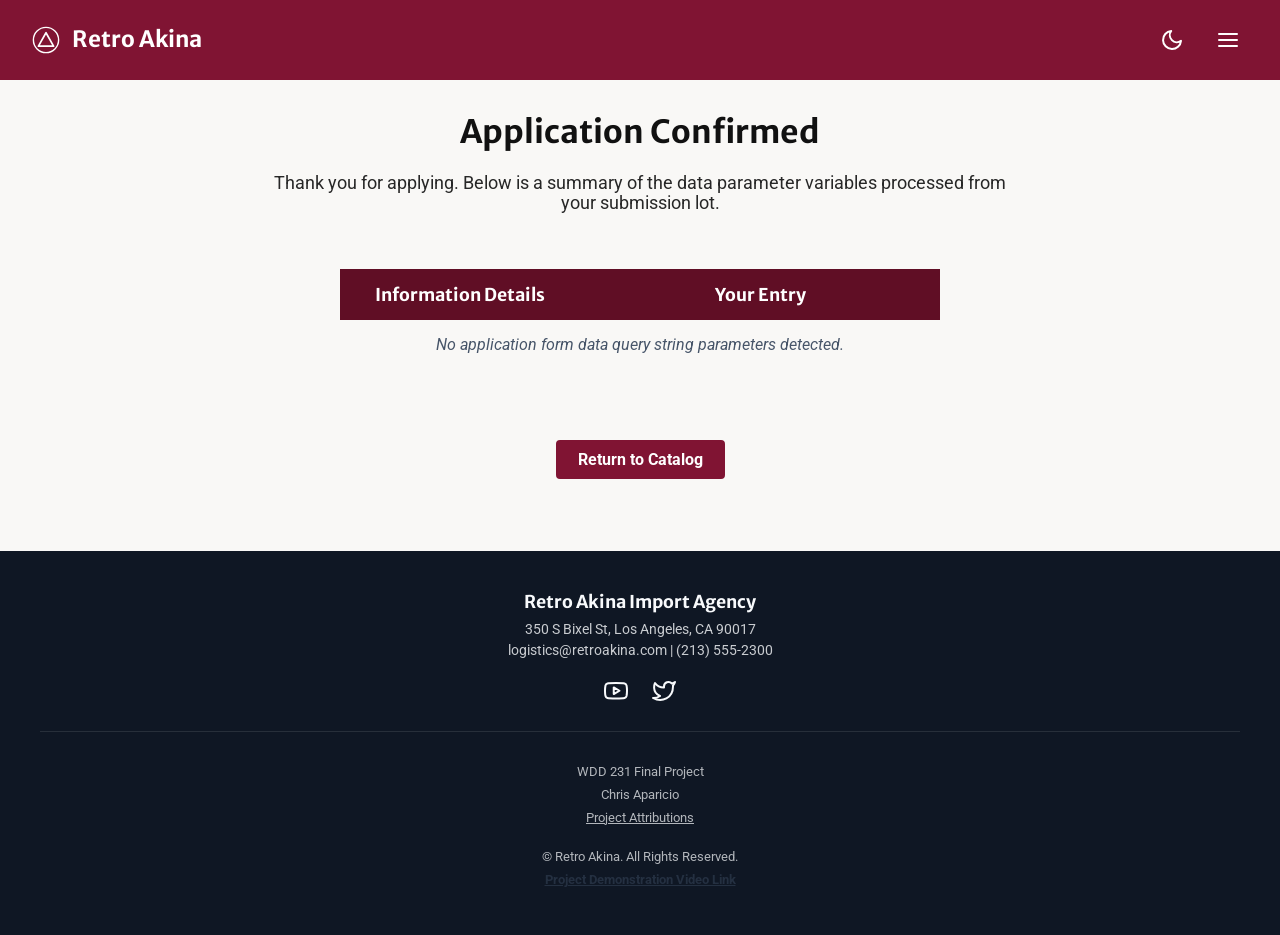
<file: final/thankyou.html>
<!DOCTYPE html>
<html lang="en-US">
<head>
    <meta charset="UTF-8">
    <meta name="viewport" content="width=device-width, initial-scale=1.0">
    <title>Retro Akina - Registration Confirmed</title>
    <meta name="description" content="Thank you for submitting your membership application form lot. Your submission parameters have been recorded.">
    <meta name="author" content="Chris Aparicio">
    <link rel="icon" href="favicon.ico" type="image/x-icon">
    <meta property="og:title" content="Retro Akina - Submission Received">
    <meta property="og:description" content="Your registration entry criteria details have been saved client-side.">
    <meta property="og:image" content="https://chrisapps10.github.io/wdd231/chamber/thankyou.html">
    <meta property="og:url" content="https://chrisapps10.github.io/wdd231/chamber/thankyou.html">
    <link rel="preconnect" href="https://fonts.googleapis.com">
    <link rel="preconnect" href="https://fonts.gstatic.com" crossorigin>
    <link href="https://fonts.googleapis.com/css2?family=Merriweather+Sans:wght@400;700;900&family=Roboto:wght@400;700&display=swap" rel="stylesheet">
    <link rel="stylesheet" href="styles/main.css">
    <link rel="stylesheet" href="styles/large.css" media="(min-width: 600px)">
    <script src="scripts/thankyou.js" defer type="module"></script>
</head>
<body>
    <header>
        <div class="header-container">
            <div class="branding-box">
                <svg class="logo-svg" viewBox="0 0 100 100" xmlns="http://www.w3.org/2000/svg" aria-hidden="true" focusable="false">
                    <circle cx="50" cy="50" r="45" stroke="currentColor" stroke-width="5" fill="none"/>
                    <polygon points="50,24 23,72 77,72" stroke="currentColor" stroke-width="6" fill="none" stroke-linejoin="round" stroke-linecap="round"/>
                </svg>
                <h2>Retro Akina</h2>
            </div>        
            <div class="header-controls">
                <button id="themeToggle" aria-label="Toggle dark and light interface mode" class="control-btn-item">
                    <svg class="icon-svg-ui moon-icon active-toggle-icon" viewBox="0 0 24 24" fill="none" stroke="currentColor" stroke-width="2" stroke-linecap="round" stroke-linejoin="round" aria-hidden="true">
                        <path d="M21 12.79A9 9 0 1 1 11.21 3 7 7 0 0 0 21 12.79z"></path>
                    </svg>
                    <svg class="icon-svg-ui sun-icon" viewBox="0 0 24 24" fill="none" stroke="currentColor" stroke-width="2" stroke-linecap="round" stroke-linejoin="round" aria-hidden="true">
                        <circle cx="12" cy="12" r="5"></circle>
                        <line x1="12" y1="1" x2="12" y2="3"></line>
                        <line x1="12" y1="21" x2="12" y2="23"></line>
                        <line x1="4.22" y1="4.22" x2="5.64" y2="5.64"></line>
                        <line x1="18.36" y1="18.36" x2="19.78" y2="19.78"></line>
                        <line x1="1" y1="12" x2="3" y2="12"></line>
                        <line x1="21" y1="12" x2="23" y2="12"></line>
                        <line x1="4.22" y1="19.78" x2="5.64" y2="18.36"></line>
                        <line x1="18.36" y1="5.64" x2="19.78" y2="4.22"></line>
                    </svg>
                </button>
                <button id="menuBtn" class="menu-toggle-btn" aria-label="Toggle navigation links drop menu drawer" aria-expanded="false">
                    <svg id="menuIcon" class="icon-svg-ui active-toggle-icon" viewBox="0 0 24 24" fill="none" stroke="currentColor" stroke-width="2" stroke-linecap="round" stroke-linejoin="round" aria-hidden="true">
                        <line x1="3" y1="12" x2="21" y2="12"></line>
                        <line x1="3" y1="6" x2="21" y2="6"></line>
                        <line x1="3" y1="18" x2="21" y2="18"></line>
                    </svg>
                    <svg id="closeIcon" class="icon-svg-ui" viewBox="0 0 24 24" fill="none" stroke="currentColor" stroke-width="2" stroke-linecap="round" stroke-linejoin="round" aria-hidden="true">
                        <line x1="18" y1="6" x2="6" y2="18"></line>
                        <line x1="6" y1="6" x2="18" y2="18"></line>
                    </svg>
                </button>
            </div>
        </div>
        <nav id="navbar" aria-label="Main Website Navigation Links Container">
            <ul>
                <li><a href="index.html">Home</a></li>
                <li><a href="directory.html">Catalog</a></li>
                <li><a href="join.html">Join Club</a></li>
            </ul>
        </nav>
    </header>
    <main class="thankyou-main-content">
        <h1 class="thankyou-page-title">Application Confirmed</h1>
        <p class="thankyou-summary-text">
            Thank you for applying. Below is a summary of the data parameter variables processed from your submission lot.
        </p>
        <div class="table-data-wrapper">
            <table class="confirmation-table">
                <thead>
                    <tr>
                        <th scope="col" style="width:40%;">Information Details</th>
                        <th scope="col" style="width:60%;">Your Entry</th>
                    </tr>
                </thead>
                <tbody id="formDataOutputTarget">
                    <tr>
                        <td colspan="2" style="text-align:center; padding:2rem; font-style:italic;">
                            Parsing URL query parameters...
                        </td>
                    </tr>
                </tbody>
            </table>
        </div>
        <p class="return-action-row">
            <a href="directory.html" class="view-btn active-view">Return to Catalog</a>
        </p>
    </main>
    <footer>
        <div class="footer-primary-row">
            <div class="contact-details-block">
                <h2>Retro Akina Import Agency</h2>
                <p>350 S Bixel St, Los Angeles, CA 90017</p>
                <p>logistics@retroakina.com | (213) 555-2300</p>
            </div>
            
            <nav class="social-channels" aria-label="Retro Akina Social Media Outlets">
                <a href="#" aria-label="Watch Retro Akina Hardware Teardowns on YouTube">
                    <svg class="social-icon-svg" viewBox="0 0 24 24" fill="none" stroke="currentColor" stroke-width="2" stroke-linecap="round" stroke-linejoin="round" aria-hidden="true">
                        <path d="M22.54 6.42a2.78 2.78 0 0 0-1.94-2C18.88 4 12 4 12 4s-6.88 0-8.6.46a2.78 2.78 0 0 0-1.94 2A29 29 0 0 0 1 11.75a29 29 0 0 0 .46 5.33A2.78 2.78 0 0 0 3.4 19c1.72.46 8.6.46 8.6.46s6.88 0 8.6-.46a2.78 2.78 0 0 0 1.94-2 29 29 0 0 0 .46-5.25 29 29 0 0 0-.46-5.33z"></path>
                        <polygon points="9.75 15.02 15.5 11.75 9.75 8.48 9.75 15.02"></polygon>
                    </svg>
                </a>
                <a href="#" aria-label="Follow Retro Akina Import Feeds on X">
                    <svg class="social-icon-svg" viewBox="0 0 24 24" fill="none" stroke="currentColor" stroke-width="2" stroke-linecap="round" stroke-linejoin="round" aria-hidden="true">
                        <path d="M23 3a10.9 10.9 0 0 1-3.14 1.53 4.48 4.48 0 0 0-7.86 3v1A10.66 10.66 0 0 1 3 4s-4 9 5 13a11.64 11.64 0 0 1-7 2c9 5 20 0 20-11.5a4.5 4.5 0 0 0-.08-.83A7.72 7.72 0 0 0 23 3z"></path>
                    </svg>
                </a>
            </nav>
        </div>
        <div class="footer-metadata-row">
            <div class="meta-left">
                <p>WDD 231 Final Project</p>
                <p>Chris Aparicio</p>
                <p><a href="attributions.html" style="color: inherit; text-decoration: underline;">Project Attributions</a></p>
            </div>
            <div class="meta-right">
                <p>&copy; <span id="yearContainer"></span> Retro Akina. All Rights Reserved.</p>
                <p id="modificationContainer"></p>
                <p><a href="#" target="_blank" rel="noopener" style="color: var(--accent-color); font-weight: bold; text-decoration: underline;">Project Demonstration Video Link</a></p>
            </div>
        </div>
    </footer>
</body>
</html>
</file>
<file: styles/index.css>
:root {
    --primary-color: #1B3352;
    --secondary-color: rgba(222, 227, 232, 0.25);
    --text-dark: #000000;
    --text-light: #DEE3E8;
    --accent-color: #8E9AAF;
    --heading-font: 'Merriweather Sans', sans-serif;
    --main-font: 'Roboto', sans-serif;
}

* {
    box-sizing: border-box;
    margin: 0;
    padding: 0;
}

body {
    font-family: var(--main-font);
    color: var(--text-dark);
    background-color: #FFFFFF;
    line-height: 1.6;
    display: flex;
    flex-direction: column;
    min-height: 100vh;
    overflow-x: hidden;
}

h1, h2, h3 {
    font-family: var(--heading-font);
    color: var(--primary-color);
}

h1 { font-weight: 900; }
h2, h3 { font-weight: 700; }

a {
    color: inherit;
    text-decoration: none;
}

header {
    background-color: var(--primary-color);
    color: var(--text-light);
    display: flex;
    justify-content: space-between;
    align-items: center;
    padding: 1rem 5%;
    position: relative;
    z-index: 1000;
}

.logo-area {
    display: flex;
    align-items: center;
    gap: 12px;
}

header svg {
    width: 45px;
    height: 45px;
    color: var(--text-light);
    flex-shrink: 0;
}

header span {
    font-family: var(--heading-font);
    font-weight: 700;
    font-size: 1.25rem;
    white-space: nowrap;
}

.menu-toggle {
    display: block;
    background: none;
    border: none;
    color: var(--text-light);
    font-size: 1.75rem;
    cursor: pointer;
    padding: 0.5rem;
    line-height: 1;
}

nav {
    display: none;
    position: absolute;
    top: 100%;
    left: 0;
    width: 100%;
    background-color: var(--primary-color);
    border-top: 1px solid var(--accent-color);
    box-shadow: 0 4px 10px rgba(0, 0, 0, 0.15);
}

nav.open {
    display: block;
}

nav ul {
    list-style: none;
    display: flex;
    flex-direction: column;
    width: 100%;
}

nav li {
    width: 100%;
    text-align: center;
}

nav a,
nav a.active {
    display: block;
    padding: 1rem 0;
    font-weight: 700;
    color: var(--text-light);
    border-bottom: 1px solid rgba(222, 227, 232, 0.1);
    background-color: transparent;
    transition: color 0.2s ease;
}

nav a:hover {
    color: #A2B0C3;
    background-color: transparent;
}

nav a:active {
    color: #6C7A8C;
    background-color: transparent;
}

main {
    flex: 1;
    padding: 2rem 5%;
    max-width: 1200px;
    margin: 0 auto;
    width: 100%;
}

h1 {
    font-size: 2rem;
    margin-bottom: 1.5rem;
    border-bottom: 3px solid var(--accent-color);
    padding-bottom: 0.5rem;
}

.profile-grid {
    display: grid;
    grid-template-columns: 1fr;
    gap: 1.5rem;
    margin-bottom: 2rem;
}

.profile-box {
    border: 1px solid var(--accent-color);
    border-radius: 6px;
    overflow: hidden;
    display: flex;
    flex-direction: column;
    height: 100%;
    box-shadow: 0 2px 5px rgba(0,0,0,0.05);
}

.box-header {
    background-color: var(--primary-color);
    color: var(--text-light);
    text-align: center;
    padding: 0.6rem;
    font-family: var(--heading-font);
    font-weight: 700;
    font-size: 1.1rem;
}

.box-content {
    background-color: var(--secondary-color);
    padding: 1.5rem;
    flex: 1;
}

.about-text {
    font-size: 1.5rem;
    line-height: 1.8;
}

.photo-box {
    display: flex;
    justify-content: center;
    align-items: center;
}

.profile-photo {
    width: 180px;
    height: 180px;
    border-radius: 6px;
    border: 1px dashed var(--primary-color);
    background-color: var(--accent-color);
    object-fit: cover;
}

footer {
    background-color: var(--primary-color);
    color: var(--text-light);
    padding: 2rem 5%;
    text-align: center;
    display: flex;
    flex-direction: column;
    gap: 1.25rem;
    margin-top: auto;
    font-size: 0.95rem;
}

.social-links {
    display: flex;
    justify-content: center;
    gap: 1.5rem;
}

.social-links a {
    display: inline-block;
    transition: transform 0.2s ease;
}

.social-links a:hover {
    transform: scale(1.15);
}

.social-links svg {
    width: 28px;
    height: 28px;
    color: var(--text-light);
    transition: color 0.3s;
}

.social-links a:hover svg {
    color: var(--accent-color);
}

.footer-info p {
    margin: 0.25rem 0;
}

#lastModified {
    font-style: italic;
    color: var(--accent-color);
}

img {
    max-width: 100%;
    height: auto;
    object-fit: cover;
    display: block;
}

.certificate-section {
    margin-top: 3rem;
    background-color: #FFFFFF;
    border: none;
    box-shadow: none;
    padding: 0;
}

.filter-buttons {
    display: flex;
    gap: 10px;
    margin: 1.5rem 0;
}

.btn {
    padding: 0.6rem 1.2rem;
    border: 2px solid var(--primary-color);
    background-color: transparent;
    color: var(--primary-color);
    font-family: var(--main-font);
    font-weight: 700;
    cursor: pointer;
    border-radius: 4px;
    transition: all 0.3s ease;
}

.btn:hover, .btn.active {
    background-color: var(--primary-color);
    color: var(--text-light);
}

.course-grid {
    display: grid;
    grid-template-columns: repeat(auto-fit, minmax(200px, 1fr));
    gap: 15px;
    margin-bottom: 1.5rem;
}

.course-card {
    background-color: var(--secondary-color);
    border: 1px solid var(--accent-color);
    border-radius: 6px;
    padding: 1.25rem;
    text-align: center;
    transition: transform 0.2s ease;
}

.course-card.completed {
    background-color: var(--primary-color);
    border-color: var(--primary-color);
}

.course-card.completed h3,
.course-card.completed .course-title {
    color: var(--text-light);
}

.course-title {
    font-size: 0.9rem;
    margin-top: 0.25rem;
}

.credit-total {
    font-weight: 700;
    font-size: 1.1rem;
    color: var(--primary-color);
    margin-top: 1rem;
}

@media (min-width: 768px) {
    .menu-toggle {
        display: none;
    }

    nav {
        display: block !important;
        position: static;
        width: auto;
        background-color: transparent;
        border-top: none;
        box-shadow: none;
    }

    nav ul {
        flex-direction: row;
        gap: 30px;
    }

    nav li {
        width: auto;
    }

    nav a,
    nav a.active {
        padding: 0.5rem 0;
        border-bottom: none;
        border-radius: 0;
    }
    
    nav a:hover {
        color: #A2B0C3;
    }
    
    nav a:active {
        color: #6C7A8C;
    }

    .profile-grid {
        grid-template-columns: 2fr 1fr;
        align-items: stretch;
        gap: 2rem;
    }
}
</file>
<file: chamber/styles/index-small.css>
:root {
    --primary-color: #1B3352;
    --secondary-color: rgba(222, 227, 232, 0.25);
    --text-dark: #000000;
    --text-light: #DEE3E8;
    --accent-color: #8E9AAF;
    --heading-font: 'MerriweatherSans', sans-serif;
    --main-font: 'Roboto', sans-serif;
    --surface-light: #FFFFFF;
    --surface-dark: #0F172A;
    --card-surface-light: #FFFFFF;
    --card-surface-dark: #1E293B;
    --transition-engine: 0.25s;
}

body {
    font-family: var(--main-font);
    color: var(--text-dark);
    background-color: var(--surface-light);
    margin: 0;
    padding: 0;
    transition: background-color var(--transition-engine), color var(--transition-engine);
}

h1, h2, h3, h4 {
    font-family: var(--heading-font);
    margin-top: 0;
}

.control-btn-item {
    background-color: transparent !important;
    border: none !important;
    box-shadow: none !important;
}

#themeToggle .sun-icon {
    display: none;
}

.dark-mode #themeToggle .moon-icon {
    display: none !important;
}

.dark-mode #themeToggle .sun-icon {
    display: block !important;
    color: #FBBF24 !important;
}

body.dark-mode, 
.dark-mode body,
.dark-mode {
    color: #F8FAFC !important;
    background-color: var(--surface-dark) !important;
}

body.dark-mode .business-card-item,
.dark-mode .business-card-item {
    background-color: var(--card-surface-dark) !important;
    border-color: rgba(255, 255, 255, 0.1) !important;
}

header {
    background-color: var(--primary-color);
    color: #FFFFFF;
}

.header-container {
    display: flex;
    justify-content: space-between;
    align-items: center;
    padding: 1rem;
}

.branding-box {
    display: flex;
    align-items: center;
    gap: 0.75rem;
}

.logo-svg {
    width: 28px !important;
    height: 28px !important;
    color: #FFFFFF !important;
    display: block;
}

.branding-box h1, .branding-box h2 {
    font-size: 1.1rem;
    margin: 0;
    font-weight: 700;
    line-height: 1.3;
    color: #FFFFFF !important;
}

.header-controls {
    display: flex;
    align-items: center;
    gap: 0.5rem;
}

.menu-toggle-btn {
    background-color: transparent !important;
    border: none !important;
    color: #FFFFFF !important;
    padding: 0.5rem;
    cursor: pointer;
    display: flex;
    align-items: center;
    justify-content: center;
    box-shadow: none !important;
}

.icon-svg-ui {
    width: 24px !important;
    height: 24px !important;
    display: none;
}

#themeToggle .moon-icon {
    stroke: #FFFFFF !important;
}

body.dark-mode #themeToggle .icon-svg-ui,
.dark-mode #themeToggle .icon-svg-ui {
    fill: currentColor;
}

.active-toggle-icon {
    display: block !important;
}

#navbar {
    display: none;
    background-color: #0F172A;
}

#navbar.open-menu {
    display: block;
}

#navbar ul {
    list-style: none;
    margin: 0;
    padding: 0;
}

#navbar ul li a {
    display: block;
    color: #F8FAFC;
    background-color: #0F172A;
    padding: 1rem;
    text-decoration: none;
    border-top: 1px solid rgba(255,255,255,0.05);
    transition: background-color var(--transition-engine);
}

#navbar ul li a:hover {
    background-color: rgba(255, 255, 255, 0.1) !important;
    color: #FFFFFF !important;
}

#navbar ul li a.active {
    background-color: #1B3352 !important;
    color: #FFFFFF !important;
    font-weight: bold !important;
}

body.dark-mode .home-events-section,
.dark-mode .home-events-section,
body.dark-mode .home-weather-section,
.dark-mode .home-weather-section,
body.dark-mode .home-forecast-section,
.dark-mode .home-forecast-section,
body.dark-mode .business-card-item,
.dark-mode .business-card-item {
    background-color: #2A3A52 !important;
    border: 1px solid rgba(255, 255, 255, 0.15) !important;
    box-shadow: 0 4px 10px rgba(0, 0, 0, 0.3) !important;
}

body.dark-mode .home-events-section h2,
.dark-mode .home-events-section h2,
body.dark-mode .home-weather-section h2,
.dark-mode .home-weather-section h2,
body.dark-mode .home-forecast-section h2,
.dark-mode .home-forecast-section h2,
body.dark-mode .home-spotlights-section h2,
.dark-mode .home-spotlights-section h2 {
    background-color: #1E293B !important;
    color: #38BDF8 !important;
}

body.dark-mode .page-main-title,
.dark-mode .page-main-title,
body.dark-mode .event-item h3,
body.dark-mode .event-item p,
body.dark-mode #liveWeatherOutput,
body.dark-mode #forecastOutput,
.dark-mode .event-item h3,
.dark-mode .event-item p,
.dark-mode #liveWeatherOutput,
.dark-mode #forecastOutput {
    color: #FFFFFF !important;
}

body.dark-mode .card-text-details,
.dark-mode .card-text-details {
    color: #F8FAFC !important;
}

body.dark-mode .card-text-details h3,
.dark-mode .card-text-details h3 {
    color: #38BDF8 !important;
}

.page-main-title {
    font-family: var(--heading-font);
    font-size: 2.2rem;
    font-weight: 900;
    margin: 2rem auto 0.25rem auto !important; 
    max-width: 1200px;
    width: 100%;
    padding: 0 1rem;
    box-sizing: border-box;
    color: #000000;
}

.home-main-content {
    padding: 1rem;
    box-sizing: border-box;
    display: flex;
    flex-direction: column;
    gap: 1.5rem;
}

.home-hero-banner {
    position: relative;
    background-image: linear-gradient(rgba(0,0,0,0.1), rgba(0,0,0,0.4)), url("../images/hero.jpg") !important;
    background-position: center 15% !important;
    background-size: cover !important;
    background-repeat: no-repeat !important;
    border-radius: 8px;
    display: flex;
    align-items: flex-end;
    justify-content: flex-end;
    padding: 1rem;
    box-sizing: border-box;
    min-height: 200px;
}

.view-btn.active-view {
    background-color: #1B3352 !important;
    color: #FFFFFF !important;
    border: 2px solid #1B3352;
    padding: 0.6rem 1.4rem;
    font-family: var(--main-font);
    font-weight: 700;
    border-radius: 4px;
    cursor: pointer;
    text-decoration: none;
    box-shadow: 0 2px 4px rgba(0,0,0,0.15);
}

.home-info-wrapper {
    display: flex;
    flex-direction: column;
    gap: 1.5rem;
}

.home-events-section,
.home-weather-section,
.home-forecast-section {
    background-color: #E2E8F0;
    border-radius: 8px;
    overflow: hidden;
    box-shadow: 0 2px 4px rgba(0,0,0,0.05);
}

.home-events-section h2,
.home-weather-section h2,
.home-forecast-section h2 {
    background-color: #334155;
    color: #FFFFFF !important;
    margin: 0;
    padding: 0.75rem 1rem;
    font-family: var(--heading-font);
    font-size: 1.2rem;
}

.event-item, #liveWeatherOutput, #forecastOutput {
    padding: 1rem;
    color: #000000;
}

.event-date {
    display: block;
    color: #1B3352;
    font-weight: 700;
    font-size: 0.8rem;
    text-transform: uppercase;
    margin-bottom: 0.25rem;
}

.event-item h3 {
    font-size: 1.05rem;
    margin: 0 0 0.25rem 0;
}

.event-item p {
    font-size: 0.88rem;
    opacity: 0.8;
    margin: 0;
}

.home-spotlights-section {
    width: 100%;
    box-sizing: border-box;
}

#dynamicSpotlightGrid {
    display: flex;
    flex-direction: column;
    gap: 1.5rem;
}

.business-card-item {
    background-color: #E2E8F0;
    border-radius: 8px;
    padding: 1.25rem;
    display: flex;
    flex-direction: column;
    gap: 0.75rem;
    box-sizing: border-box;
    width: 100%;
    border: 1px solid rgba(0,0,0,0.05);
}

.card-branding-shield {
    background-color: #CBD5E1;
    height: 100px;
    width: 100%;
    display: flex;
    align-items: center;
    justify-content: center;
    border: 1px solid #94A3B8;
    color: #1B3352 !important;
}

.logo-fallback-svg {
    width: 100% !important;
    height: 100% !important;
    max-width: 100% !important;
    max-height: 100% !important;
    object-fit: cover !important;
    display: block;
}

.card-text-details {
    color: #000000;
    font-size: 0.9rem;
    display: flex;
    flex-direction: column;
    gap: 0.35rem;
}

.card-text-details h3 {
    margin: 0;
    text-align: center;
    font-size: 1.3rem;
    color: #1B3352;
}

.tagline-phrase {
    text-align: center;
    font-style: italic;
    font-size: 0.88rem;
    opacity: 0.8;
    margin: 0 0 0.5rem 0;
}

.info-row-detail {
    margin: 0;
}

.card-redirect-anchor {
    color: #1B3352;
    text-decoration: underline;
    font-weight: 700;
}

body.dark-mode .card-redirect-anchor, 
.dark-mode .card-redirect-anchor {
    color: #38BDF8 !important;
}

footer {
    background-color: #0F1724;
    color: #F8FAFC;
    padding: 2.5rem 1rem;
    margin-top: 1.5rem !important;
    text-align: center;
}

.footer-primary-row {
    display: flex;
    flex-direction: column;
    gap: 1.5rem;
    padding-bottom: 1.5rem;
    border-bottom: 1px solid rgba(255,255,255,0.1);
}

.contact-details-block h2 {
    margin-bottom: 0.5rem;
    font-size: 1.1rem;
}

.contact-details-block p {
    margin: 0.3rem 0;
    font-size: 0.88rem;
    opacity: 0.8;
}

.social-channels {
    display: flex;
    justify-content: center;
    gap: 1.5rem;
}

.social-channels a {
    color: #F8FAFC;
    text-decoration: none;
    transition: transform var(--transition-engine);
    display: inline-block;
}

.social-channels a:hover {
    transform: scale(1.15);
    color: #38BDF8;
}

.social-icon-svg {
    width: 24px;
    height: 24px;
}

.footer-metadata-row {
    padding-top: 1.5rem;
    font-size: 0.82rem;
    opacity: 0.7;
}

.footer-metadata-row p {
    margin: 0.5rem 0;
}

.audit-preload-container {
    display: none !important;
    visibility: hidden !important;
    opacity: 0 !important;
    width: 0 !important;
    height: 0 !important;
    color: #000000 !important;
}

body.dark-mode .event-date,
.dark-mode .event-date {
    color: #38BDF8 !important;
}
</file>
<file: chamber/styles/index-large.css>
@media (min-width: 600px) {
    header {
        position: relative;
        width: 100%;
        padding: 0;
        box-sizing: border-box;
    }

    .header-container {
        display: flex;
        justify-content: space-between;
        align-items: center;
        width: 100%;
        padding: 1.25rem 2rem;
        box-sizing: border-box;
    }

    .branding-box h1, .branding-box h2 {
        font-size: 1.4rem;
        font-weight: 700;
        color: #FFFFFF !important;
    }

    .header-controls {
        display: flex;
        align-items: center;
        gap: 1rem;
    }
    
    #themeToggle,
    .menu-toggle-btn {
        display: block;
        background: none !important;
        border: none !important;
        color: #FFFFFF !important;
        font-size: 1.75rem;
        cursor: pointer;
        padding: 0.5rem;
        line-height: 1;
        box-shadow: none !important;
    }

    body.dark-mode #themeToggle .icon-svg-ui,
    .dark-mode #themeToggle .icon-svg-ui {
        fill: currentColor;
    }

    #navbar {
        display: none;
        position: absolute;
        top: 100%;
        left: 0;
        width: 100%;
        border-top: 1px solid var(--accent-color);
        box-shadow: 0 4px 10px rgba(0, 0, 0, 0.15);
        z-index: 100;
    }

    #navbar.open-menu {
        display: block;
    }

    #navbar ul {
        list-style: none;
        display: flex;
        flex-direction: column;
        width: 100%;
        margin: 0;
        padding: 0;
    }

    #navbar li {
        width: 100%;
        text-align: center;
    }

    #navbar a {
        display: block;
        padding: 1rem 0;
        font-weight: 700;
        text-align: center;
        border-bottom: 1px solid rgba(222, 227, 232, 0.1);
        transition: background-color 0.2s ease,
                    color 0.2s ease;
    }

    #navbar a:hover {
        background-color: #CBD5E1;
        color: #0F172A;
    }

    #navbar a:active {
        color: #6C7A8C;
        background-color: transparent;
    }

    #navbar a.active {
        display: block;
        padding: 1rem 0;
        font-weight: 700;
        border-bottom: 1px solid rgba(222, 227, 232, 0.1);
        border-top: none;
        transition: color 0.2s ease;
        background-color: #2563EB !important;
        color: #FFFFFF;
    }

    body.dark-mode #navbar,
    .dark-mode #navbar {
        background-color: #334155 !important;
    }

    body.dark-mode #navbar a,
    .dark-mode #navbar a {
        background-color: #334155 !important;
        color: #F8FAFC !important;
    }

    body.dark-mode #navbar a:hover,
    .dark-mode #navbar a:hover {
        background-color: #475569 !important;
        color: #FFFFFF !important;
    }

    body.dark-mode #navbar a.active,
    .dark-mode #navbar a.active {
        background-color: #38BDF8 !important;
        color: #0F172A !important;
    }

    .home-hero-banner,
    .home-info-wrapper,
    .home-spotlights-section {
        max-width: 1200px;
        margin: 0 auto;
        width: 100%;
        box-sizing: border-box;
    }

    .home-hero-banner {
        min-height: 350px;
        display: flex;
        align-items: flex-end;
        justify-content: flex-end;
        padding: 2rem;
        margin-top: 1.5rem;
    }

    .home-info-wrapper {
        display: grid;
        grid-template-columns: 1.4fr 1fr 1fr;
        align-items: stretch;
        gap: 1.5rem;
        padding: 1.5rem 0;
    }

    .home-events-section,
    .home-weather-section,
    .home-forecast-section {
        background-color: #E2E8F0;
        border-radius: 8px;
        display: flex;
        flex-direction: column;
        box-shadow: 0 4px 6px rgba(0, 0, 0, 0.05);
    }

    .home-spotlights-section {
        padding: 1.5rem 0 5rem 0;
    }

    #dynamicSpotlightGrid {
        display: grid;
        grid-template-columns: repeat(3, 1fr);
        gap: 1.5rem;
    }

    .business-card-item {
        display: flex;
        flex-direction: column;
        padding: 1.5rem;
        width: 100%;
        box-sizing: border-box;
    }

    .card-branding-shield {
        height: 120px;
    }

    body.dark-mode .home-events-section h2,
    .dark-mode .home-events-section h2,
    body.dark-mode .home-weather-section h2,
    .dark-mode .home-weather-section h2,
    body.dark-mode .home-forecast-section h2,
    .dark-mode .home-forecast-section h2 {
        background-color: #1E293B !important;
        color: #38BDF8 !important;
    }

    footer {
        display: flex;
        flex-direction: column;
        align-items: center;
        text-align: center;
        padding: 2.5rem 2rem;
        box-sizing: border-box;
        width: 100%;
        margin-top: 1.5rem !important;
    }

    .footer-primary-row {
        display: flex;
        flex-direction: column;
        align-items: center;
        justify-content: center;
        text-align: center;
        width: 100%;
        max-width: 1200px;
        gap: 1rem;
        padding-bottom: 1.5rem;
        border-bottom: 1px solid rgba(255, 255, 255, 0.1);
        box-sizing: border-box;
    }

    .contact-details-block {
        text-align: center;
        width: 100%;
    }

    .social-channels {
        display: flex;
        justify-content: center;
        gap: 1.5rem;
        width: 100%;
        margin: 0;
    }

    .footer-metadata-row {
        display: flex;
        flex-direction: column;
        align-items: center;
        justify-content: center;
        text-align: center;
        width: 100%;
        max-width: 1200px;
        padding-top: 1.5rem;
        box-sizing: border-box;
        gap: 0.5rem;
    }

    .meta-left, .meta-right {
        text-align: center;
    }
}
</file>
<file: final/styles/main.css>
:root {
    --primary-color: #801433;
    --accent-color: #2E3B4E;
    --highlight-color: #C89B3C;
    --border-color: #E2E8F0;
    --text-color: #111111;
    --text-muted: #475569;
    --surface-bg: #F9F8F6;
    --surface-card: #FFFFFF;
    --navbar-bg: #E2E8F0;
    --navbar-text: #2E3B4E;
    --navbar-hover: #CBD5E1;
    --section-header-bg: #2E3B4E;
    --section-header-text: #FFFFFF;
    --heading-font: 'Merriweather Sans', sans-serif;
    --main-font: 'Roboto', sans-serif;
    --transition-engine: 0.25s ease;
}

.dark-mode {
    --primary-color: #C94A6C;
    --accent-color: #E2E8F0;
    --highlight-color: #4A0B1A;
    --border-color: #475569;
    --text-color: #F8FAFC;
    --text-muted: #CBD5E1;
    --surface-bg: #121212;
    --surface-card: #1E293B;
    --navbar-bg: #1E293B;
    --navbar-text: #F8FAFC;
    --navbar-hover: #334155;
    --section-header-bg: #0F172A;
    --section-header-text: #FFFFFF;
}

body {
    font-family: var(--main-font);
    color: var(--text-color);
    background-color: var(--surface-bg);
    margin: 0;
    padding: 0;
    transition: background-color var(--transition-engine), color var(--transition-engine);
}

h1, h2, h3, h4 {
    font-family: var(--heading-font);
    margin-top: 0;
}

.control-btn-item {
    background-color: transparent !important;
    border: none !important;
    box-shadow: none !important;
}

#themeToggle .sun-icon {
    display: none;
}

.dark-mode #themeToggle .moon-icon {
    display: none !important;
}

.dark-mode #themeToggle .sun-icon {
    display: block !important;
    color: #FBBF24 !important;
}

body.dark-mode,
.dark-mode {
    color: var(--text-color);
    background-color: var(--surface-bg);
}

body.dark-mode .business-card-item,
.dark-mode .business-card-item {
    background-color: var(--surface-card) !important;
    border-color: rgba(255,255,255,.1) !important;
}

header {
    background-color: var(--primary-color);
    color: #FFFFFF;
}

.header-container {
    display: flex;
    justify-content: space-between;
    align-items: center;
    padding: 1rem;
}

.branding-box {
    display: flex;
    align-items: center;
    gap: 0.75rem;
}

.logo-svg {
    width: 28px !important;
    height: 28px !important;
    color: #FFFFFF !important;
    display: block;
}

.branding-box h1, .branding-box h2 {
    font-size: 1.1rem;
    margin: 0;
    font-weight: 700;
    line-height: 1.3;
    color: #FFFFFF !important;
}

.header-controls {
    display: flex;
    align-items: center;
    gap: 0.5rem;
}

.header-controls > button {
    flex: 0 0 40px;
}

#themeToggle,
.menu-toggle-btn {
    width: 40px;
    height: 40px;
    padding: 0;
    margin: 0;
    display: flex;
    align-items: center;
    justify-content: center;
    background: transparent !important;
    border: none !important;
    box-shadow: none !important;
    position: relative;
    flex-shrink: 0;
}

.icon-svg-ui {
    width: 24px !important;
    height: 24px !important;
    position: absolute;
    top: 50%;
    left: 50%;
    transform: translate(-50%, -50%);
    display: none;
}

#themeToggle .moon-icon {
    stroke: #FFFFFF !important;
}

body.dark-mode #themeToggle .icon-svg-ui,
.dark-mode #themeToggle .icon-svg-ui {
    fill: currentColor;
}

.active-toggle-icon {
    display: block !important;
}

#navbar {
    background-color: var(--navbar-bg);
}

#navbar.open-menu {
    display: block;
}

#navbar ul {
    list-style: none;
    margin: 0;
    padding: 0;
}

#navbar a,
#navbar ul li a {
    background-color: var(--navbar-bg);
    color: var(--navbar-text);
    text-decoration: none;
}

#navbar a:hover,
#navbar ul li a:hover {
    background-color: var(--navbar-hover);
    text-decoration: none;
}

#navbar a.active,
#navbar ul li a.active {
    background-color: #600E25 !important;
    color: #FFFFFF !important;
    text-decoration: none !important;
}

body.dark-mode .home-events-section,
.dark-mode .home-events-section,
body.dark-mode .home-weather-section,
.dark-mode .home-weather-section,
body.dark-mode .home-forecast-section,
.dark-mode .home-forecast-section,
body.dark-mode .business-card-item,
.dark-mode .business-card-item {
    background-color: #2A3A52 !important;
    border: 1px solid rgba(255, 255, 255, 0.15) !important;
    box-shadow: 0 4px 10px rgba(0, 0, 0, 0.3) !important;
}

body.dark-mode .page-main-title,
.dark-mode .page-main-title,
body.dark-mode .event-item h3,
body.dark-mode .event-item p,
body.dark-mode #liveWeatherOutput,
body.dark-mode #forecastOutput,
.dark-mode .event-item h3,
.dark-mode .event-item p,
.dark-mode #liveWeatherOutput,
.dark-mode #forecastOutput {
    color: #FFFFFF !important;
}

body.dark-mode .card-text-details,
.dark-mode .card-text-details {
    color: #F8FAFC !important;
}

.page-main-title {
    font-family: var(--heading-font);
    font-size: 2.2rem;
    font-weight: 900;
    margin: 2rem auto 0.25rem auto !important; 
    max-width: 1200px;
    width: 100%;
    padding: 0 1rem;
    box-sizing: border-box;
    color: var(--text-color);
}

.home-main-content {
    padding: 1rem;
    box-sizing: border-box;
    display: flex;
    flex-direction: column;
    gap: 1.5rem;
}

.home-hero-banner {
    position: relative;
    background-image: linear-gradient(rgba(0,0,0,0.1), rgba(0,0,0,0.4)), url("../images/hero.jpg") !important;
    background-position: center 15% !important;
    background-size: cover !important;
    background-repeat: no-repeat !important;
    border-radius: 8px;
    display: flex;
    align-items: flex-end;
    justify-content: flex-end;
    padding: 1rem;
    box-sizing: border-box;
    min-height: 200px;
}

.home-info-wrapper {
    display: flex;
    flex-direction: column;
    gap: 1.5rem;
}

.home-events-section,
.home-weather-section,
.home-forecast-section {
    background-color: var(--surface-card);
    border-radius: 8px;
    overflow: hidden;
    box-shadow: 0 2px 4px rgba(0,0,0,0.05);
    min-height: 250px;
}

.home-events-section h2,
.home-weather-section h2,
.home-forecast-section h2 {
    background-color: #334155;
    color: #FFFFFF !important;
    margin: 0;
    padding: 0.75rem 1rem;
    font-family: var(--heading-font);
    font-size: 1.2rem;
}

.event-item,
#liveWeatherOutput,
#forecastOutput {
    padding: 1rem;
    color: var(--text-color);
}

.event-date {
    display: block;
    color: var(--primary-color) !important;
    font-weight: 700;
    font-size: 0.8rem;
    text-transform: uppercase;
    margin-bottom: 0.25rem;
}

.event-item h3 {
    font-size: 1.05rem;
    margin: 0 0 0.25rem 0;
}

.event-item p {
    font-size: 0.88rem;
    opacity: 0.8;
    margin: 0;
}

.home-spotlights-section {
    width: 100%;
    box-sizing: border-box;
}

#dynamicSpotlightGrid {
    display: flex;
    flex-direction: column;
    gap: 1.5rem;
}

.business-card-item {
    background-color: #E2E8F0;
    border-radius: 8px;
    padding: 1.25rem;
    display: flex;
    flex-direction: column;
    gap: 0.75rem;
    box-sizing: border-box;
    width: 100%;
    border: 1px solid rgba(0,0,0,0.05);
}

.business-card-item .card-branding-shield {
    background-color: #CBD5E1 !important;
    height: 180px !important;
    min-height: 180px !important;
    display: flex !important;
    align-items: center !important;
    justify-content: center !important;
    border: 1px solid #94A3B8 !important;
    width: 100% !important;
    overflow: hidden !important;
    padding: 0.5rem !important;
    box-sizing: border-box !important;
}

.business-card-item .logo-fallback-svg {
    max-width: 100% !important;
    max-height: 100% !important;
    width: auto !important;
    height: auto !important;
    object-fit: contain !important;
    display: block !important;
    flex-shrink: 0 !important;
}

.card-text-details {
    color: var(--text-color);
    font-size: 0.9rem;
    display: flex;
    flex-direction: column;
    gap: 0.35rem;
}

.card-text-details h3 {
    margin: 0;
    text-align: center;
    font-size: 1.3rem;
    background: none !important;
    background-color: transparent !important;
    color: var(--primary-color) !important;
}

.card-redirect-anchor {
    color: #1B3352;
    text-decoration: underline;
    font-weight: 700;
}

footer {
    background-color: #0F1724;
    color: #F8FAFC;
    padding: 2.5rem 1rem;
    margin-top: 1.5rem !important;
    text-align: center;
}

.footer-primary-row {
    display: flex;
    flex-direction: column;
    gap: 1.5rem;
    padding-bottom: 1.5rem;
    border-bottom: 1px solid rgba(255,255,255,0.1);
}

.contact-details-block h2 {
    margin-bottom: 0.5rem;
    font-size: 1.1rem;
}

.contact-details-block p {
    margin: 0.3rem 0;
    font-size: 0.88rem;
    opacity: 0.8;
}

.social-channels {
    display: flex;
    justify-content: center;
    gap: 1.5rem;
}

.social-channels a {
    color: #F8FAFC;
    text-decoration: none;
    transition: transform var(--transition-engine);
    display: inline-block;
}

.social-channels a:hover {
    transform: scale(1.15);
    color: #38BDF8;
}

.social-icon-svg {
    width: 24px;
    height: 24px;
}

.footer-metadata-row {
    padding-top: 1.5rem;
    font-size: 0.82rem;
    opacity: 0.7;
}

.footer-metadata-row p {
    margin: 0.5rem 0;
}

.audit-preload-container {
    display: none !important;
    visibility: hidden !important;
    opacity: 0 !important;
    width: 0 !important;
    height: 0 !important;
    color: #000000 !important;
}

.directory-control-bar {
    text-align: center;
    padding: 2rem 1rem;
    background-color: var(--surface-card);
    border-bottom: 1px solid var(--border-color);
}

.directory-control-bar h1 {
    color: var(--primary-color);
    margin-bottom: 0.5rem;
    font-size: 1.5rem;
    font-weight: 700;
}

.directory-control-bar p {
    margin: 0;
    font-size: 0.95rem;
    opacity: 0.8;
}

.layout-toggle-wrapper {
    margin-top: 1.25rem;
    display: flex;
    flex-direction: column;
    gap: 1rem;
    align-items: center;
}

.view-btn {
    padding: 0.5rem 1.25rem;
    border: 2px solid var(--primary-color);
    background-color: var(--surface-card);
    color: var(--primary-color);
    font-weight: 700;
    border-radius: 4px;
    cursor: pointer;
    display: flex;
    align-items: center;
    gap: 0.5rem;
    transition: all var(--transition-engine);
}

.view-btn.active-view {
    background-color: var(--primary-color);
    color: #FFFFFF !important;
}

#directoryDisplay {
    padding: 1.5rem 1rem;
    display: flex;
    flex-direction: column;
    gap: 1.25rem;
    max-width: 1200px;
    margin: 0 auto;
    box-sizing: border-box;
}

.card-branding-shield {
    background-color: #CBD5E1;
    height: 120px;
    display: flex;
    align-items: center;
    justify-content: center;
    color: var(--primary-color);
    width: 100%;
    overflow: hidden;
}

.logo-fallback-svg {
    width: 100% !important;
    height: 100% !important;
    object-fit: cover !important;
    display: block !important;
}

.tagline-phrase {
    font-style: italic;
    font-size: 0.88rem;
    opacity: 0.8;
    margin-bottom: 0.75rem;
}

.card-divider {
    border: 0;
    border-top: 1px solid var(--border-color);
    margin: 1rem 0;
}

.info-row-detail {
    margin: 0.5rem 0;
    font-size: 0.9rem;
    display: flex;
    align-items: center;
    gap: 0.5rem;
}

#directoryDisplay.list-layout-style .business-card-item {
    flex-direction: column;
    padding: 1rem !important;
    gap: 0.5rem;
    background-color: var(--surface-card);
}

#directoryDisplay.list-layout-style .card-branding-shield {
    display: none;
}

dialog {
    background-color: var(--surface-card);
    color: var(--text-color);
    border: 1px solid var(--border-color);
    border-radius: 8px;
    padding: 1.5rem;
    max-width: 90%;
    width: 450px;
    box-shadow: 0 10px 25px rgba(0,0,0,0.2);
}

.modal-wrapper {
    position: relative;
    display: flex;
    flex-direction: column;
}

#closeModalBtn {
    align-self: flex-end;
    background: transparent;
    border: none;
    font-size: 1.5rem;
    cursor: pointer;
    color: inherit;
}

.modal-image-shield {
    width: 100%;
    height: 150px;
    display: flex;
    justify-content: center;
    align-items: center;
    background-color: rgba(0,0,0,0.05);
    border-radius: 4px;
}

.join-main-content {
    padding: 1rem;
    box-sizing: border-box;
}

.join-layout-wrapper {
    display: flex;
    flex-direction: column;
    gap: 1.5rem;
    max-width: 1200px;
    margin: 0 auto;
}

.form-container-card {
    background-color: var(--surface-card);
    border: 1px solid var(--border-color);
    border-radius: 8px;
    padding: 1.5rem;
    box-shadow: 0 2px 4px rgba(0,0,0,0.02);
}

.form-container-card form {
    display: flex;
    flex-direction: column;
    gap: 1.25rem;
}

.form-container-card label {
    display: flex;
    flex-direction: column;
    gap: 0.35rem;
    font-weight: 700;
    font-size: 0.9rem;
}

.form-container-card input[type="text"],
.form-container-card input[type="email"],
.form-container-card input[type="tel"],
.form-container-card textarea {
    padding: 0.65rem;
    border: 1px solid rgba(0,0,0,0.15);
    border-radius: 4px;
    font-family: var(--main-font);
    font-size: 0.95rem;
    background-color: var(--surface-bg);
    color: inherit;
    width: 100%;
    box-sizing: border-box;
}

.form-container-card input:focus,
.form-container-card textarea:focus {
    outline: 2px solid var(--primary-color);
}

.form-container-card fieldset {
    border: 1px solid var(--border-color);
    border-radius: 4px;
    padding: 1rem;
    display: flex;
    flex-direction: column;
    gap: 0.6rem;
}

.form-container-card fieldset legend {
    font-weight: 700;
    padding: 0 0.5rem;
}

.radio-label {
    flex-direction: row !important;
    align-items: center;
    gap: 0.5rem;
    font-weight: 400 !important;
    cursor: pointer;
}

.radio-label input[type="radio"] {
    width: auto;
    margin: 0;
}

.form-submit-btn {
    background-color: var(--primary-color) !important;
    color: #FFFFFF !important;
    border: none;
    padding: 0.75rem 1.5rem;
    font-family: var(--main-font);
    font-weight: 700;
    font-size: 1rem;
    border-radius: 4px;
    cursor: pointer;
    box-shadow: 0 2px 4px rgba(0,0,0,0.15);
    width: 100%;
    box-sizing: border-box;
}

.tier-sidebar-grid {
    display: flex;
    flex-direction: column;
    gap: 1rem;
}

.tier-card-item {
    background-color: var(--surface-card);
    border: 1px solid var(--border-color);
    border-radius: 8px;
    padding: 1.5rem;
    text-align: center;
    box-shadow: 0 2px 4px rgba(0,0,0,0.02);
}

.tier-card-item h2 {
    font-size: 1.25rem;
    margin-bottom: 0.75rem;
    color: var(--primary-color);
}

.open-modal-btn {
    padding: 0.4rem 1rem;
    border: 2px solid var(--primary-color);
    background-color: transparent;
    color: var(--primary-color);
    font-weight: 700;
    border-radius: 4px;
    cursor: pointer;
}

.benefit-modal-box {
    background-color: var(--surface-card);
    color: var(--text-color);
    border: 1px solid var(--border-color);
    border-radius: 8px;
    padding: 1.5rem;
    max-width: 90%;
    width: 450px;
    box-shadow: 0 10px 25px rgba(0,0,0,0.2);
}

.modal-inner-content h2 {
    color: var(--primary-color);
    margin-bottom: 0.25rem;
}

.modal-inner-content ul {
    padding-left: 1.25rem;
    margin: 1rem 0;
}

.close-modal-btn {
    background-color: var(--primary-color);
    color: #FFFFFF;
    border: none;
    padding: 0.5rem 1rem;
    font-weight: 700;
    border-radius: 4px;
    cursor: pointer;
    margin-top: 0.5rem;
}

body.dark-mode .form-container-card,
body.dark-mode .tier-card-item,
body.dark-mode .benefit-modal-box {
    background-color: var(--surface-card) !important;
    border-color: rgba(255,255,255,0.1) !important;
}

body.dark-mode .form-container-card input,
body.dark-mode .form-container-card textarea,
body.dark-mode .form-container-card fieldset {
    background-color: var(--surface-bg) !important;
    border-color: rgba(255,255,255,0.15) !important;
}

.confirmation-table {
    width: 100%;
    max-width: 600px;
    border-collapse: collapse;
    margin: 1.5rem auto !important;
}

.confirmation-table th {
    background-color: #600E25 !important;
    color: #FFFFFF;
    font-family: var(--heading-font);
    font-weight: 700;
    font-size: 1.1rem;
}

#liveWeatherOutput,
#forecastOutput {
    padding: 1.25rem !important;
    display: flex;
    flex-direction: column;
    gap: 0.65rem;
    font-size: 1.1rem !important;
    font-family: var(--main-font);
    box-sizing: border-box;
}

#liveWeatherOutput > div:first-child {
    margin-bottom: 0.5rem;
}

#liveWeatherOutput div[style*="font-size:1.5rem"] {
    font-size: 2.2rem !important;
    font-family: var(--heading-font);
    font-weight: 900;
}

#liveWeatherOutput div[style*="text-transform:capitalize"] {
    font-size: 1.05rem;
    font-weight: 700;
    opacity: 0.9;
}

#forecastOutput div {
    font-size: 1.1rem !important;
    padding: 0.6rem 0 !important;
    border-bottom: none !important;
}

#forecastOutput div:last-child {
    border-bottom: none;
}

body.dark-mode #forecastOutput div {
    border-bottom-color: rgba(255, 255, 255, 0.1);
}

.layout-toggle-wrapper .filter-buttons {
    display: flex !important;
    flex-direction: row !important;
    gap: 0.5rem !important;
    justify-content: center !important;
    flex-wrap: wrap !important;
}

.layout-toggle-wrapper .view-buttons {
    display: flex !important;
    flex-direction: row !important;
    gap: 0.5rem !important;
    justify-content: center !important;
}

.btn-icon-spacing {
    position: static !important;
    transform: none !important;
    display: inline-block !important;
    vertical-align: middle !important;
}

.thankyou-main-content {
    padding: 2rem 1rem;
    max-width: 800px;
    margin: 0 auto;
    box-sizing: border-box;
    width: 100%;
}

.thankyou-page-title {
    margin-top: 0 !important;
    text-align: center;
}

.thankyou-summary-text {
    text-align: center;
    font-size: 1.1rem;
    opacity: 0.9;
    margin-bottom: 2rem;
}

.table-data-wrapper {
    width: 100%;
    overflow-x: auto;
}

.return-action-row {
    text-align: center;
    margin-top: 3rem;
}

.return-action-row .view-btn {
    display: inline-block;
    text-decoration: none;
}

#applicationForm {
    display: flex;
    flex-direction: column;
    gap: 1.25rem;
}

#applicationForm label {
    display: flex;
    flex-direction: column;
    gap: 0.35rem;
    font-weight: 700;
    font-size: 0.9rem;
}

#applicationForm input[type="text"],
#applicationForm input[type="email"],
#applicationForm input[type="tel"],
#applicationForm textarea {
    padding: 0.65rem;
    border: 1px solid var(--border-color);
    border-radius: 4px;
    font-family: var(--main-font);
    font-size: 0.95rem;
    background-color: var(--surface-bg);
    color: inherit;
    width: 100%;
    box-sizing: border-box;
}

#applicationForm input:focus,
#applicationForm textarea:focus {
    outline: 2px solid var(--primary-color);
}

.form-submit-btn {
    background-color: var(--primary-color);
    color: #FFFFFF !important;
    border: none;
    padding: 0.75rem 1.5rem;
    font-family: var(--main-font);
    font-weight: 700;
    font-size: 1rem;
    border-radius: 4px;
    cursor: pointer;
    box-shadow: 0 2px 4px rgba(0,0,0,0.15);
    width: 100%;
    box-sizing: border-box;
    transition: background-color var(--transition-engine);
}

.view-btn.active-view,
.form-submit-btn,
.close-modal-btn {
    transition: background-color var(--transition-engine), 
                transform var(--transition-engine), 
                box-shadow var(--transition-engine);
}

.view-btn.active-view:hover,
.form-submit-btn:hover,
.close-modal-btn:hover {
    background-color: #600E25 !important; 
    color: #FFFFFF !important;
    transform: translateY(-2px);
    box-shadow: 0 4px 8px rgba(0, 0, 0, 0.2);
}

body.dark-mode .view-btn.active-view:hover,
body.dark-mode .form-submit-btn:hover,
body.dark-mode .close-modal-btn:hover {
    background-color: #4A0B1A !important; 
    color: #FFFFFF !important;
}

.view-btn.active-view:focus,
.view-btn.active-view:active,
.form-submit-btn:focus,
.close-modal-btn:focus {
    outline: 2px solid var(--accent-color);
    transform: translateY(0);
    box-shadow: 0 2px 4px rgba(0, 0, 0, 0.15);
}

body.dark-mode #navbar a.active,
.dark-mode #navbar a.active,
body.dark-mode #navbar ul li a.active,
.dark-mode #navbar ul li a.active {
    background-color: var(--primary-color) !important;
    color: #FFFFFF !important;
}

body.dark-mode .card-redirect-anchor,
.dark-mode .card-redirect-anchor,
body.dark-mode .inline-card-icon {
    color: var(--accent-color) !important;
}

body.dark-mode .view-btn {
    background-color: #1E293B !important;
    color: #FFFFFF !important;
    border-color: var(--border-color) !important;
}

body.dark-mode .view-btn.active-view {
    background-color: var(--primary-color) !important;
    color: #FFFFFF !important;
    border-color: var(--primary-color) !important;
}

body.dark-mode button.form-submit-btn,
body.dark-mode input.form-submit-btn,
body.dark-mode .form-submit-btn,
body.dark-mode .close-modal-btn {
    background-color: var(--primary-color) !important;
    color: #FFFFFF !important;
}


body.dark-mode .open-modal-btn {
    border-color: var(--accent-color) !important;
    color: var(--accent-color) !important;
}

body.dark-mode .open-modal-btn:hover {
    background-color: rgba(255, 255, 255, 0.05) !important;
}

.card-text-details h3 {
    background: none !important;
    background-color: transparent !important;
    color: var(--primary-color) !important;
}

body.dark-mode .card-text-details {
    background: none !important;
    background-color: transparent !important;
}

.directory-control-bar,
.home-events-section h2,
.home-weather-section h2,
.home-forecast-section h2,
.home-spotlights-section h2,
body.dark-mode .directory-control-bar,
body.dark-mode .home-events-section h2,
body.dark-mode .home-weather-section h2,
body.dark-mode .home-forecast-section h2,
body.dark-mode .home-spotlights-section h2 {
    background: none !important;
    background-color: transparent !important;
    box-shadow: none !important;
}

.directory-control-bar h1,
body.dark-mode .directory-control-bar h1,
.join-main-content h1,
body.dark-mode .join-main-content h1,
.thankyou-main-content h1,
body.dark-mode .thankyou-main-content h1 {
    background: none !important;
    background-color: transparent !important;
    box-shadow: none !important;
}

.hero-cta-box .view-btn.active-view {
    text-decoration: none !important;
    border-bottom: none !important;
    box-shadow: none !important;
}

.home-events-section h2,
.home-weather-section h2,
.home-forecast-section h2,
.home-spotlights-section h2 {
    color: var(--primary-color) !important;
}

body.dark-mode .home-events-section h2,
body.dark-mode .home-weather-section h2,
body.dark-mode .home-forecast-section h2,
body.dark-mode .home-spotlights-section h2 {
    color: var(--primary-color) !important;
}

.tier-card-item h2,
body.dark-mode .tier-card-item h2 {
    background: none !important;
    background-color: transparent !important;
    box-shadow: none !important;
}

.modal-inner-content h2,
body.dark-mode .modal-inner-content h2,
dialog h2,
body.dark-mode dialog h2 {
    background: none !important;
    background-color: transparent !important;
    box-shadow: none !important;
}

body.dark-mode .home-events-section h2,
body.dark-mode .home-weather-section h2,
body.dark-mode .home-forecast-section h2,
body.dark-mode .home-spotlights-section h2,
body.dark-mode .directory-control-bar h1,
body.dark-mode .tier-card-item h2,
body.dark-mode .modal-inner-content h2,
body.dark-mode .thankyou-page-title,
body.dark-mode dialog h2 {
    background: none !important;
    background-color: transparent !important;
    box-shadow: none !important;
    color: var(--primary-color) !important;
}

body.dark-mode .confirmation-table th {
    background-color: var(--primary-color) !important;
    color: #FFFFFF !important;
    font-size: 1.1rem;
}

.confirmation-table th,
.confirmation-table td {
    padding: 0.9rem 1.1rem !important;
    border-color: var(--border-color) !important;
}

.attributions-body-wrap {
    display: flex;
    flex-direction: column;
    min-height: 100vh;
}

.attribution-data-block {
    margin-bottom: 2rem;
}

.attribution-data-block ul {
    line-height: 1.6;
    padding-left: 1.5rem;
}
</file>
<file: final/styles/large.css>
@media (min-width: 600px) {
    header {
        position: relative;
        width: 100%;
        padding: 0;
        box-sizing: border-box;
    }

    .header-container {
        display: flex;
        justify-content: space-between;
        align-items: center;
        width: 100%;
        padding: 1.25rem 2rem;
        box-sizing: border-box;
    }

    .branding-box h1, .branding-box h2 {
        font-size: 1.4rem;
        font-weight: 700;
        color: #FFFFFF !important;
    }

    .header-controls {
        display: flex;
        align-items: center;
        gap: 1rem;
    }
    
    #themeToggle,
    .menu-toggle-btn {
        display: block;
        background: none !important;
        border: none !important;
        color: #FFFFFF !important;
        font-size: 1.75rem;
        cursor: pointer;
        padding: 0.5rem;
        line-height: 1;
        box-shadow: none !important;
    }

    body.dark-mode #themeToggle .icon-svg-ui,
    .dark-mode #themeToggle .icon-svg-ui {
        fill: currentColor;
    }

    #navbar {
        display: none;
        position: absolute;
        top: 100%;
        left: 0;
        width: 100%;
        border-top: 1px solid var(--accent-color);
        box-shadow: 0 4px 10px rgba(0, 0, 0, 0.15);
        z-index: 100;
    }

    #navbar.open-menu {
        display: block;
    }

    #navbar ul {
        list-style: none;
        display: flex;
        flex-direction: column;
        width: 100%;
        margin: 0;
        padding: 0;
    }

    #navbar li {
        width: 100%;
        text-align: center;
    }

    #navbar a {
        display: block;
        padding: 1rem 0;
        font-weight: 700;
        text-align: center;
        border-bottom: 1px solid rgba(222, 227, 232, 0.1);
        transition: background-color 0.2s ease,
                    color 0.2s ease;
    }

    #navbar a:hover {
        background-color: #CBD5E1;
        color: #0F172A;
    }

    #navbar a:active {
        color: #6C7A8C;
        background-color: transparent;
    }

    #navbar a.active {
        display: block;
        padding: 1rem 0;
        font-weight: 700;
        border-bottom: 1px solid rgba(222, 227, 232, 0.1);
        border-top: none;
        transition: color 0.2s ease;
        background-color: #600E25 !important;
        color: #FFFFFF;
    }

    .home-hero-banner,
    .home-info-wrapper,
    .home-spotlights-section {
        max-width: 1200px;
        margin: 0 auto;
        width: 100%;
        box-sizing: border-box;
    }

    .home-hero-banner {
        min-height: 350px;
        display: flex;
        align-items: flex-end;
        justify-content: flex-end;
        padding: 2rem;
        margin-top: 1.5rem;
    }

    .home-info-wrapper {
        display: grid;
        grid-template-columns: repeat(3, minmax(300px, 1fr));
        align-items: stretch;
        gap: 1.5rem;
        padding: 1.5rem 0;
    }

    .home-events-section,
    .home-weather-section,
    .home-forecast-section {
        background-color: #E2E8F0;
        border-radius: 8px;
        overflow: hidden;
        box-shadow: 0 2px 4px rgba(0,0,0,0.05);

        min-height: 250px;
    }

    .home-spotlights-section {
        padding: 1.5rem 0 5rem 0;
    }

    #dynamicSpotlightGrid {
        display: grid;
        grid-template-columns: repeat(3, 1fr);
        gap: 1.5rem;
    }

    .business-card-item {
        display: flex;
        flex-direction: column;
        padding: 1.5rem;
        width: 100%;
        box-sizing: border-box;
    }

    .card-branding-shield {
        height: 120px;
    }

    footer {
        display: flex;
        flex-direction: column;
        align-items: center;
        text-align: center;
        padding: 2.5rem 2rem;
        box-sizing: border-box;
        width: 100%;
        margin-top: 1.5rem !important;
    }

    .footer-primary-row {
        display: flex;
        flex-direction: column;
        align-items: center;
        justify-content: center;
        text-align: center;
        width: 100%;
        max-width: 1200px;
        gap: 1rem;
        padding-bottom: 1.5rem;
        border-bottom: 1px solid rgba(255, 255, 255, 0.1);
        box-sizing: border-box;
    }

    .contact-details-block {
        text-align: center;
        width: 100%;
    }

    .social-channels {
        display: flex;
        justify-content: center;
        gap: 1.5rem;
        width: 100%;
        margin: 0;
    }

    .footer-metadata-row {
        display: flex;
        flex-direction: column;
        align-items: center;
        justify-content: center;
        text-align: center;
        width: 100%;
        max-width: 1200px;
        padding-top: 1.5rem;
        box-sizing: border-box;
        gap: 0.5rem;
    }

    .meta-left, .meta-right {
        text-align: center;
    }

    #directoryDisplay.grid-layout-style {
        display: grid;
        grid-template-columns: repeat(3, 1fr) !important;
        gap: 1.5rem;
        padding: 1.5rem 0;
        max-width: 1200px;
        margin: 0 auto;
        width: 100%;
    }

    #directoryDisplay.list-layout-style {
        display: flex;
        flex-direction: column;
        gap: 0.5rem;
        padding: 1.5rem 0;
    }

    #directoryDisplay.list-layout-style .business-card-item {
        display: grid !important;
        grid-template-columns: 2fr 1fr 1fr 1fr 1.5fr !important;
        align-items: center;
        justify-content: space-between;
        padding: 0.6rem 1.5rem !important;
        gap: 1rem;
    }

    #directoryDisplay.list-layout-style .card-branding-shield {
        display: none !important;
    }

    #directoryDisplay.list-layout-style .card-text-details {
        padding: 0 !important;
        display: contents !important;
    }

    #directoryDisplay.list-layout-style .card-text-details h3 {
        margin: 0;
        text-align: left !important;
        font-size: 1.05rem;
    }

    #directoryDisplay.list-layout-style .tagline-phrase {
        display: none !important;
    }

    #directoryDisplay.list-layout-style .card-divider {
        display: none !important;
    }

    #directoryDisplay.list-layout-style .info-row-detail {
        margin: 0 !important;
        text-align: left;
        white-space: nowrap;
    }

    #directoryDisplay.list-layout-style .inspect-member-trigger {
        margin-top: 0 !important;
        width: auto !important;
        padding: 0.4rem 1rem !important;
    }

    .join-layout-wrapper {
        display: grid !important;
        grid-template-columns: 2fr 1fr !important;
        gap: 2rem !important;
        align-items: start;
        padding: 1.5rem 0;
    }

    .tier-sidebar-grid {
        position: sticky;
        top: 2rem;
    }
}
</file>
<file: chamber/styles/directory-small.css>
:root {
    --primary-color: #1B3352;
    --secondary-color: rgba(222, 227, 232, 0.25);
    --text-dark: #000000;
    --text-light: #DEE3E8;
    --accent-color: #8E9AAF;
    --heading-font: 'MerriweatherSans', sans-serif;
    --main-font: 'Roboto', sans-serif;
    --surface-light: #FFFFFF;
    --surface-dark: #0F172A;
    --card-surface-light: #FFFFFF;
    --card-surface-dark: #1E293B;
    --transition-engine: 0.25s;
}

body {
    font-family: var(--main-font);
    color: var(--text-dark);
    background-color: var(--secondary-color);
    margin: 0;
    padding: 0;
    transition: background-color var(--transition-engine), color var(--transition-engine);
}

h1, h2, h3, h4 {
    font-family: var(--heading-font);
    margin-top: 0;
}

.control-btn-item {
    background-color: transparent !important;
    border: none !important;
    box-shadow: none !important;
}

#themeToggle .sun-icon {
    display: none;
}

.dark-mode #themeToggle .moon-icon {
    display: none !important;
}

.dark-mode #themeToggle .sun-icon {
    display: block !important;
    color: #FBBF24 !important;
}

body.dark-mode, 
.dark-mode body,
.dark-mode {
    color: #F8FAFC !important;
    background-color: var(--surface-dark) !important;
}

body.dark-mode .business-card-item,
.dark-mode .business-card-item {
    background-color: var(--card-surface-dark) !important;
    border-color: rgba(255,255,255,0.1) !important;
}

body.dark-mode .directory-control-bar,
.dark-mode .directory-control-bar {
    background-color: #1E293B !important;
}

header {
    background-color: var(--primary-color);
    color: #FFFFFF;
}

.header-container {
    display: flex;
    justify-content: space-between;
    align-items: center;
    padding: 1rem;
}

.branding-box {
    display: flex;
    align-items: center;
    gap: 0.75rem;
}

.logo-svg {
    width: 28px !important;
    height: 28px !important;
    display: block;
}

.branding-box h1, .branding-box h2 {
    font-size: 1.1rem;
    margin: 0;
    font-weight: 700;
    line-height: 1.3;
    color: #FFFFFF !important;
}

.header-controls {
    display: flex;
    align-items: center;
    gap: 0.5rem;
}

.header-controls > button {
    flex: 0 0 40px;
}

#themeToggle,
.menu-toggle-btn {
    width: 40px;
    height: 40px;
    padding: 0;
    margin: 0;
    display: flex;
    align-items: center;
    justify-content: center;
    background: transparent !important;
    border: none !important;
    box-shadow: none !important;
    position: relative;
    flex-shrink: 0;
}

.icon-svg-ui {
    width: 24px !important;
    height: 24px !important;
    position: absolute;
    top: 50%;
    left: 50%;
    transform: translate(-50%, -50%);
    display: none;
}

#themeToggle .moon-icon {
    stroke: #FFFFFF !important;
}

.active-toggle-icon {
    display: block !important;
}

#navbar {
    background-color: #E2E8F0;
}

#navbar.open-menu {
    display: block;
}

#navbar ul {
    list-style: none;
    margin: 0;
    padding: 0;
}

#navbar a,
#navbar ul li a {
    background-color: #E2E8F0;
    color: #1B3352;
    text-decoration: none;
}

#navbar a:hover,
#navbar ul li a:hover {
    background-color: #CBD5E1;
    color: #0F172A;
    text-decoration: none;
}

#navbar a.active,
#navbar ul li a.active {
    background-color: #2563EB !important;
    color: #FFFFFF !important;
    text-decoration: none !important;
}

body.dark-mode #navbar,
.dark-mode #navbar {
    background-color: #334155 !important;
}

body.dark-mode #navbar a,
.dark-mode #navbar a,
body.dark-mode #navbar ul li a,
.dark-mode #navbar ul li a {
    background-color: #334155 !important;
    color: #F8FAFC !important;
    text-decoration: none !important;
}

body.dark-mode #navbar a:hover,
.dark-mode #navbar a:hover,
body.dark-mode #navbar ul li a:hover,
.dark-mode #navbar ul li a:hover {
    background-color: #475569 !important;
    color: #FFFFFF !important;
    text-decoration: none !important;
}

body.dark-mode #navbar a.active,
.dark-mode #navbar a.active,
body.dark-mode #navbar ul li a.active,
.dark-mode #navbar ul li a.active {
    background-color: #38BDF8 !important;
    color: #0F172A !important;
    text-decoration: none !important;
}

.directory-control-bar {
    text-align: center;
    padding: 2rem 1rem;
    background-color: var(--surface-light);
    border-bottom: 1px solid rgba(0,0,0,0.05);
}

.directory-control-bar h1, .directory-control-bar h2 {
    color: var(--primary-color);
    margin-bottom: 0.5rem;
    font-size: 1.5rem;
    font-weight: 700;
}

body.dark-mode .directory-control-bar h1, 
.dark-mode .directory-control-bar h1,
body.dark-mode .directory-control-bar h2,
.dark-mode .directory-control-bar h2 {
    color: #38BDF8 !important;
}

.directory-control-bar p {
    margin: 0;
    font-size: 0.95rem;
    opacity: 0.8;
}

.layout-toggle-wrapper {
    margin-top: 1.25rem;
    display: flex;
    justify-content: center;
    gap: 0.5rem;
}

.view-btn {
    padding: 0.5rem 1.25rem;
    border: 2px solid var(--primary-color);
    background-color: var(--surface-light);
    color: var(--primary-color);
    font-weight: 700;
    border-radius: 4px;
    cursor: pointer;
    display: flex;
    align-items: center;
    gap: 0.5rem;
    transition: all var(--transition-engine);
}

body.dark-mode .view-btn,
.dark-mode .view-btn {
    background-color: var(--surface-dark) !important;
    color: #38BDF8 !important;
    border-color: #38BDF8 !important;
}

.view-btn.active-view {
    background-color: var(--primary-color);
    color: #FFFFFF;
}

body.dark-mode .view-btn.active-view,
.dark-mode .view-btn.active-view {
    background-color: #38BDF8 !important;
    color: var(--surface-dark) !important;
    border-color: #38BDF8 !important;
}

.btn-icon-spacing {
    width: 16px;
    height: 16px;
}

#directoryDisplay {
    padding: 1.5rem 1rem;
    display: flex;
    flex-direction: column;
    gap: 1.25rem;
    max-width: 1200px;
    margin: 0 auto;
    box-sizing: border-box;
}

.business-card-item {
    background-color: var(--card-surface-light);
    border: 1px solid rgba(0,0,0,0.08);
    border-radius: 8px;
    overflow: hidden;
    box-shadow: 0 2px 4px rgba(0,0,0,0.02);
    display: flex;
    flex-direction: column;
}

.card-branding-shield {
    background-color: #E2E8F0;
    height: 120px;
    display: flex;
    align-items: center;
    justify-content: center;
    color: var(--primary-color);
    width: 100%;
    overflow: hidden;
}

body.dark-mode .card-branding-shield,
.dark-mode .card-branding-shield {
    background-color: #334155 !important;
    color: #38BDF8 !important;
}

.logo-fallback-svg {
    width: 100% !important;
    height: 100% !important;
    object-fit: cover !important;
    display: block !important;
}

.card-text-details {
    padding: 1.25rem;
}

.card-text-details h3 {
    margin-bottom: 0.25rem;
    font-size: 1.2rem;
    color: var(--primary-color);
}

body.dark-mode .card-text-details h3,
.dark-mode .card-text-details h3 {
    color: #F8FAFC !important;
}

.tagline-phrase {
    font-style: italic;
    font-size: 0.88rem;
    opacity: 0.8;
    margin-bottom: 0.75rem;
}

.membership-badge {
    display: inline-block;
    padding: 0.35rem 0.65rem;
    border-radius: 4px;
    font-size: 0.75rem;
    font-weight: 700;
    margin-bottom: 1rem;
}

.tier-status-1 { background-color: #475569; color: #FFFFFF; }
.tier-status-2 { background-color: #1E3A8A; color: #FFFFFF; }
.tier-status-3 { background-color: #B45309; color: #FFFFFF; }

body.dark-mode .tier-status-1, .dark-mode .tier-status-1 { background-color: #94A3B8; color: #0F172A; }
body.dark-mode .tier-status-2, .dark-mode .tier-status-2 { background-color: #60A5FA; color: #0F172A; }
body.dark-mode .tier-status-3, .dark-mode .tier-status-3 { background-color: #FBBF24; color: #0F172A; }

.card-divider {
    border: 0;
    border-top: 1px solid rgba(0,0,0,0.08);
    margin: 1rem 0;
}

body.dark-mode .card-divider,
.dark-mode .card-divider {
    border-top-color: rgba(255,255,255,0.1) !important;
}

.info-row-detail {
    margin: 0.5rem 0;
    font-size: 0.9rem;
    display: flex;
    align-items: center;
    gap: 0.5rem;
}

.inline-card-icon {
    width: 16px;
    height: 16px;
    flex-shrink: 0;
    color: #64748B;
}

body.dark-mode .inline-card-icon,
.dark-mode .inline-card-icon {
    color: #94A3B8 !important;
}

.card-redirect-anchor {
    display: inline-flex;
    align-items: center;
    gap: 0.4rem;
    margin-top: 0.75rem;
    color: var(--primary-color);
    text-decoration: underline;
    font-weight: 700;
    font-size: 0.95rem;
}

body.dark-mode .card-redirect-anchor,
.dark-mode .card-redirect-anchor {
    color: #38BDF8 !important;
}

#directoryDisplay.list-layout-style .business-card-item {
    flex-direction: column;
}

#directoryDisplay.list-layout-style .card-branding-shield {
    display: none;
}

footer {
    background-color: #0F1724;
    color: #F8FAFC;
    padding: 2.5rem 1rem;
    margin-top: 5rem;
    text-align: center;
}

.footer-primary-row {
    display: flex;
    flex-direction: column;
    gap: 1.5rem;
    padding-bottom: 1.5rem;
    border-bottom: 1px solid rgba(255,255,255,0.1);
}

.contact-details-block h2 {
    margin-bottom: 0.5rem;
    font-size: 1.1rem;
}

.contact-details-block p {
    margin: 0.3rem 0;
    font-size: 0.88rem;
    opacity: 0.8;
}

.social-channels {
    display: flex;
    justify-content: center;
    gap: 1.5rem;
}

.social-channels a {
    color: #F8FAFC;
    text-decoration: none;
    transition: transform var(--transition-engine);
    display: inline-block;
}

.social-channels a:hover {
    transform: scale(1.15);
    color: #38BDF8;
}

.social-icon-svg {
    width: 24px;
    height: 24px;
}

.footer-metadata-row {
    padding-top: 1.5rem;
    font-size: 0.82rem;
    opacity: 0.7;
}

.footer-metadata-row p {
    margin: 0.5rem 0;
}

.audit-preload-container {
    display: none !important;
    visibility: hidden !important;
    opacity: 0 !important;
    width: 0 !important;
    height: 0 !important;
}
</file>
<file: chamber/styles/directory-large.css>
@media (min-width: 600px) {
    header {
        position: relative;
        width: 100%;
        padding: 0;
        box-sizing: border-box;
    }

    .header-container {
        display: flex;
        justify-content: space-between;
        align-items: center;
        width: 100%;
        padding: 1.25rem 2rem;
        box-sizing: border-box;
    }

    .branding-box h1, .branding-box h2 {
        font-size: 1.4rem;
        font-weight: 700;
        color: #FFFFFF !important;
    }

    .header-controls {
        display: flex;
        align-items: center;
        gap: 1rem;
    }

    .control-btn-item {
        padding: 0 !important;
    }

    #themeToggle, .menu-toggle-btn {
        display: block;
        background: none !important;
        border: none !important;
        color: #FFFFFF !important;
        font-size: 1.75rem;
        cursor: pointer;
        padding: 0.5rem;
        line-height: 1;
        box-shadow: none !important;
        box-sizing: border-box;
    }

    body.dark-mode #themeToggle .icon-svg-ui,
    .dark-mode #themeToggle .icon-svg-ui {
        fill: currentColor;
    }

        #navbar {
        display: none;
        position: absolute;
        top: 100%;
        left: 0;
        width: 100%;
        background-color: #0F172A;
        border-top: 1px solid var(--accent-color);
        box-shadow: 0 4px 10px rgba(0, 0, 0, 0.15);
        z-index: 100;
    }

    #navbar.open-menu {
        display: block;
    }

    #navbar ul {
        list-style: none;
        display: flex;
        flex-direction: column;
        width: 100%;
        margin: 0;
        padding: 0;
    }

    #navbar li {
        width: 100%;
        text-align: center;
    }

    #navbar a {
        display: block;
        padding: 1rem 0;
        font-weight: 700;
        color: #F8FAFC;
        background-color: #0F172A;
        border-bottom: 1px solid rgba(255, 255, 255, 0.05);
        border-top: none;
        text-decoration: none !important;
        transition: background-color 0.2s ease;
    }

    #navbar a:hover {
        background-color: rgba(255, 255, 255, 0.05);
        color: #FFFFFF;
    }

    #navbar a.active {
        display: block;
        padding: 1rem 0;
        font-weight: 700;
        background-color: #1B3352 !important;
        color: #FFFFFF !important;
        border-bottom: 1px solid rgba(255, 255, 255, 0.05);
        border-top: none;
        text-decoration: none !important;
    }

    #directoryDisplay.grid-layout-style,
    #dynamicSpotlightGrid.grid-layout-style {
        display: grid;
        grid-template-columns: repeat(3, 1fr);
        gap: 1.5rem;
    }

    #directoryDisplay.grid-layout-style .business-card-item:nth-child(7) {
        grid-column: 2;
    }

    #directoryDisplay.list-layout-style {
        display: flex;
        flex-direction: column;
        gap: 0.5rem;
    }

    #directoryDisplay.list-layout-style .business-card-item {
        display: flex;
        flex-direction: row;
        align-items: center;
        justify-content: space-between;
        padding: 0.6rem 1.5rem;
    }

    #directoryDisplay.list-layout-style .card-branding-shield {
        display: none !important;
    }

    #directoryDisplay.list-layout-style .card-text-details {
        padding: 0;
        display: flex;
        width: 100%;
        align-items: center;
        justify-content: space-between;
        flex-wrap: wrap;
        gap: 1rem;
    }

    #directoryDisplay.list-layout-style .card-text-details h3 {
        margin: 0;
        flex: 1 1 200px;
    }

    #directoryDisplay.list-layout-style .tagline-phrase {
        display: none;
    }

    #directoryDisplay.list-layout-style .membership-badge {
        margin: 0;
    }

    #directoryDisplay.list-layout-style .card-divider {
        display: none;
    }

    #directoryDisplay.list-layout-style .info-row-detail,
    #directoryDisplay.list-layout-style .card-redirect-anchor {
        margin: 0;
        flex: 1 1 150px;
    }

    footer {
        display: flex;
        flex-direction: column;
        align-items: center;
        text-align: center;
        padding: 2.5rem 2rem;
        box-sizing: border-box;
        width: 100%;
    }

    .footer-primary-row {
        display: flex;
        flex-direction: column;
        align-items: center;
        justify-content: center;
        text-align: center;
        width: 100%;
        max-width: 1200px;
        gap: 1rem;
        padding-bottom: 1.5rem;
        border-bottom: 1px solid rgba(255, 255, 255, 0.1);
        box-sizing: border-box;
    }

    .contact-details-block {
        text-align: center;
        width: 100%;
    }

    .social-channels {
        display: flex;
        justify-content: center;
        gap: 1.5rem;
        width: 100%;
        margin: 0;
    }

    .footer-metadata-row {
        display: flex;
        flex-direction: column;
        align-items: center;
        justify-content: center;
        text-align: center;
        width: 100%;
        max-width: 1200px;
        padding-top: 1.5rem;
        box-sizing: border-box;
        gap: 0.5rem;
    }

    .meta-left, .meta-right {
        text-align: center;
    }
}
</file>
<file: chamber/styles/discover-small.css>
:root {
    --primary-color: #1B3352;
    --secondary-color: rgba(222, 227, 232, 0.25);
    --text-dark: #000000;
    --text-light: #DEE3E8;
    --accent-color: #8E9AAF;
    --heading-font: 'MerriweatherSans', sans-serif;
    --main-font: 'Roboto', sans-serif;
    --surface-light: #FFFFFF;
    --surface-dark: #0F172A;
    --card-surface-light: #FFFFFF;
    --card-surface-dark: #1E293B;
    --transition-engine: 0.25s;
}

body {
    font-family: var(--main-font);
    color: var(--text-dark);
    background-color: var(--secondary-color);
    margin: 0;
    padding: 0;
    transition: background-color var(--transition-engine), color var(--transition-engine);
}

h1, h2, h3, h4 {
    font-family: var(--heading-font);
    margin-top: 0;
}

.control-btn-item {
    background-color: transparent !important;
    border: none !important;
    box-shadow: none !important;
}

#themeToggle .sun-icon {
    display: none;
}

.dark-mode #themeToggle .moon-icon {
    display: none !important;
}

.dark-mode #themeToggle .sun-icon {
    display: block !important;
    color: #FBBF24 !important;
}

body.dark-mode, 
.dark-mode body,
.dark-mode {
    color: #F8FAFC !important;
    background-color: var(--surface-dark) !important;
}

header {
    background-color: var(--primary-color);
    color: #FFFFFF;
}

.header-container {
    display: flex;
    justify-content: space-between;
    align-items: center;
    padding: 1rem;
}

.branding-box {
    display: flex;
    align-items: center;
    gap: 0.75rem;
}

.logo-svg {
    width: 28px !important;
    height: 28px !important;
    color: #FFFFFF !important;
    display: block;
}

.branding-box h1, .branding-box h2 {
    font-size: 1.1rem;
    margin: 0;
    font-weight: 700;
    line-height: 1.3;
    color: #FFFFFF !important;
}

.header-controls {
    display: flex;
    align-items: center;
    gap: 0.5rem;
}

.header-controls > button {
    flex: 0 0 40px;
}

#themeToggle,
.menu-toggle-btn {
    width: 40px;
    height: 40px;
    padding: 0;
    margin: 0;
    display: flex;
    align-items: center;
    justify-content: center;
    background: transparent !important;
    border: none !important;
    box-shadow: none !important;
    position: relative;
    flex-shrink: 0;
}

.icon-svg-ui {
    width: 24px !important;
    height: 24px !important;
    position: absolute;
    top: 50%;
    left: 50%;
    transform: translate(-50%, -50%);
    display: none;
}

#themeToggle .moon-icon {
    stroke: #FFFFFF !important;
}

body.dark-mode #themeToggle .icon-svg-ui,
.dark-mode #themeToggle .icon-svg-ui {
    fill: currentColor;
}

.active-toggle-icon {
    display: block !important;
}

#navbar {
    background-color: #E2E8F0;
}

#navbar.open-menu {
    display: block;
}

#navbar ul {
    list-style: none;
    margin: 0;
    padding: 0;
}

#navbar a,
#navbar ul li a {
    background-color: #E2E8F0;
    color: #1B3352;
    text-decoration: none;
}

#navbar a:hover,
#navbar ul li a:hover {
    background-color: #CBD5E1;
    color: #0F172A;
    text-decoration: none;
}

#navbar a.active,
#navbar ul li a.active {
    background-color: #2563EB !important;
    color: #FFFFFF !important;
    text-decoration: none !important;
}

body.dark-mode #navbar,
.dark-mode #navbar {
    background-color: #334155 !important;
}

body.dark-mode #navbar a,
.dark-mode #navbar a,
body.dark-mode #navbar ul li a,
.dark-mode #navbar ul li a {
    background-color: #334155 !important;
    color: #F8FAFC !important;
    text-decoration: none !important;
}

body.dark-mode #navbar a:hover,
.dark-mode #navbar a:hover,
body.dark-mode #navbar ul li a:hover,
.dark-mode #navbar ul li a:hover {
    background-color: #475569 !important;
    color: #FFFFFF !important;
    text-decoration: none !important;
}

body.dark-mode #navbar a.active,
.dark-mode #navbar a.active,
body.dark-mode #navbar ul li a.active,
.dark-mode #navbar ul li a.active {
    background-color: #38BDF8 !important;
    color: #0F172A !important;
    text-decoration: none !important;
}

.page-main-title {
    font-family: var(--heading-font);
    font-size: 2.2rem;
    font-weight: 900;
    margin: 2rem auto 0.25rem auto !important; 
    max-width: 1200px;
    width: 100%;
    padding: 0 1rem;
    box-sizing: border-box;
    color: #000000;
}

body.dark-mode .page-main-title,
.dark-mode .page-main-title {
    color: #FFFFFF !important;
}

.discover-main-content {
    padding: 1rem;
    box-sizing: border-box;
}

.discover-layout-wrapper {
    display: flex;
    flex-direction: column;
    gap: 1.5rem;
}

.discover-sidebar {
    display: flex;
    flex-direction: column;
    gap: 1.5rem;
}

.discover-card {
    background-color: #E2E8F0;
    border-radius: 8px;
    overflow: hidden;
    box-shadow: 0 2px 4px rgba(0,0,0,0.05);
}

.discover-card h2 {
    background-color: #334155;
    color: #FFFFFF !important;
    margin: 0;
    padding: 0.75rem 1rem;
    font-family: var(--heading-font);
    font-size: 1.2rem;
}

.card-content-block {
    padding: 1rem;
    color: #000000;
}

.card-content-block p {
    margin: 0 0 0.5rem 0;
    font-size: 0.9rem;
    line-height: 1.4;
}

.card-content-block p:last-child {
    margin-bottom: 0;
}

body.dark-mode .discover-card,
.dark-mode .discover-card {
    background-color: #2A3A52 !important;
    border: 1px solid rgba(255, 255, 255, 0.15) !important;
    box-shadow: 0 4px 10px rgba(0, 0, 0, 0.3) !important;
}

body.dark-mode .discover-card h2,
.dark-mode .discover-card h2 {
    background-color: #1E293B !important;
    color: #38BDF8 !important;
}

body.dark-mode .card-content-block,
.dark-mode .card-content-block {
    color: #FFFFFF !important;
}

.discover-gallery-section {
    display: flex;
    flex-direction: column;
    gap: 1.5rem;
}

.discover-image-card {
    background-color: #E2E8F0;
    border-radius: 8px;
    overflow: hidden;
    box-shadow: 0 2px 4px rgba(0,0,0,0.05);
    display: flex;
    flex-direction: column;
}

.discover-image-card picture {
    aspect-ratio: 3 / 2;
    overflow: hidden;
}

.discover-image-card img {
    width: 100%;
    height: 100%;
    object-fit: cover;
}

.image-caption-text {
    margin: 0;
    padding: 0.75rem 1rem;
    font-family: var(--main-font);
    font-size: 0.9rem;
    color: #000000;
    text-align: center;
}

body.dark-mode .discover-image-card,
.dark-mode .discover-image-card {
    background-color: #2A3A52 !important;
    border: 1px solid rgba(255, 255, 255, 0.15) !important;
}

body.dark-mode .image-caption-text,
.dark-mode .image-caption-text {
    color: #FFFFFF !important;
}

footer {
    background-color: #0F1724;
    color: #F8FAFC;
    padding: 2.5rem 1rem;
    margin-top: 1.5rem !important;
    text-align: center;
}

.footer-primary-row {
    display: flex;
    flex-direction: column;
    gap: 1.5rem;
    padding-bottom: 1.5rem;
    border-bottom: 1px solid rgba(255,255,255,0.1);
}

.contact-details-block h2 {
    margin-bottom: 0.5rem;
    font-size: 1.1rem;
}

.contact-details-block p {
    margin: 0.3rem 0;
    font-size: 0.88rem;
    opacity: 0.8;
}

.social-channels {
    display: flex;
    justify-content: center;
    gap: 1.5rem;
}

.social-channels a {
    color: #F8FAFC;
    text-decoration: none;
    transition: transform var(--transition-engine);
    display: inline-block;
}

.social-channels a:hover {
    transform: scale(1.15);
    color: #38BDF8;
}

.social-icon-svg {
    width: 24px;
    height: 24px;
}

.footer-metadata-row {
    padding-top: 1.5rem;
    font-size: 0.82rem;
    opacity: 0.7;
}

.footer-metadata-row p {
    margin: 0.5rem 0;
}
</file>
<file: chamber/styles/discover-large.css>
@media (min-width: 600px) {
    header {
        position: relative;
        width: 100%;
        padding: 0;
        box-sizing: border-box;
    }

    .header-container {
        display: flex;
        justify-content: space-between;
        align-items: center;
        width: 100%;
        padding: 1.25rem 2rem;
        box-sizing: border-box;
    }

    .branding-box h1, .branding-box h2 {
        font-size: 1.4rem;
        font-weight: 700;
        color: #FFFFFF !important;
    }

    .header-controls {
        display: flex;
        align-items: center;
        gap: 1rem;
    }

    .control-btn-item {
        padding: 0 !important;
    }
    
    #themeToggle,
    .menu-toggle-btn {
        display: block;
        background: none !important;
        border: none !important;
        color: #FFFFFF !important;
        font-size: 1.75rem;
        cursor: pointer;
        padding: 0.5rem;
        line-height: 1;
        box-shadow: none !important;
    }

    body.dark-mode #themeToggle .icon-svg-ui,
    .dark-mode #themeToggle .icon-svg-ui {
        fill: currentColor;
    }

    #navbar {
        display: none;
        position: absolute;
        top: 100%;
        left: 0;
        width: 100%;
        border-top: 1px solid var(--accent-color);
        box-shadow: 0 4px 10px rgba(0, 0, 0, 0.15);
        z-index: 100;
    }

    #navbar.open-menu {
        display: block;
    }

    #navbar ul {
        list-style: none;
        display: flex;
        flex-direction: column;
        width: 100%;
        margin: 0;
        padding: 0;
    }

    #navbar li {
        width: 100%;
        text-align: center;
    }

    #navbar a {
        display: block;
        padding: 1rem 0;
        font-weight: 700;
        text-align: center;
        border-bottom: 1px solid rgba(222, 227, 232, 0.1);
        transition: background-color 0.2s ease,
                    color 0.2s ease;
    }

    #navbar a:hover {
        background-color: #CBD5E1;
        color: #0F172A;
    }

    #navbar a:active {
        color: #6C7A8C;
        background-color: transparent;
    }

    #navbar a.active {
        display: block;
        padding: 1rem 0;
        font-weight: 700;
        border-bottom: 1px solid rgba(222, 227, 232, 0.1);
        border-top: none;
        transition: color 0.2s ease;
        background-color: #2563EB !important;
        color: #FFFFFF;
    }

    body.dark-mode #navbar,
    .dark-mode #navbar {
        background-color: #334155 !important;
    }

    body.dark-mode #navbar a,
    .dark-mode #navbar a {
        background-color: #334155 !important;
        color: #F8FAFC !important;
    }

    body.dark-mode #navbar a:hover,
    .dark-mode #navbar a:hover {
        background-color: #475569 !important;
        color: #FFFFFF !important;
    }

    body.dark-mode #navbar a.active,
    .dark-mode #navbar a.active {
        background-color: #38BDF8 !important;
        color: #0F172A !important;
    }

    .discover-main-content {
        max-width: 1200px;
        margin: 0 auto;
        width: 100%;
        box-sizing: border-box;
    }

    .discover-layout-wrapper {
        display: grid;
        grid-template-columns: 300px 1fr;
        gap: 2rem;
        align-items: start;
        padding: 1.5rem 0 5rem 0;
    }

    .discover-sidebar {
        position: sticky;
        top: 2rem;
    }

    .discover-gallery-section {
        display: grid;
        grid-template-columns: repeat(2, 1fr);
        gap: 1.5rem;
    }

    .discover-image-card img {
        transition: transform 0.3s ease;
    }

    .discover-image-card:hover img {
        transform: scale(1.02);
    }

    footer {
        display: flex;
        flex-direction: column;
        align-items: center;
        text-align: center;
        padding: 2.5rem 2rem;
        box-sizing: border-box;
        width: 100%;
        margin-top: 1.5rem !important;
    }

    .footer-primary-row {
        display: flex;
        flex-direction: column;
        align-items: center;
        justify-content: center;
        text-align: center;
        width: 100%;
        max-width: 1200px;
        gap: 1rem;
        padding-bottom: 1.5rem;
        border-bottom: 1px solid rgba(255, 255, 255, 0.1);
        box-sizing: border-box;
    }

    .contact-details-block {
        text-align: center;
        width: 100%;
    }

    .social-channels {
        display: flex;
        justify-content: center;
        gap: 1.5rem;
        width: 100%;
        margin: 0;
    }

    .footer-metadata-row {
        display: flex;
        flex-direction: column;
        align-items: center;
        justify-content: center;
        text-align: center;
        width: 100%;
        max-width: 1200px;
        padding-top: 1.5rem;
        box-sizing: border-box;
        gap: 0.5rem;
    }

    .meta-left, .meta-right {
        text-align: center;
    }
}
</file>
<file: chamber/styles/join-small.css>
:root {
    --primary-color: #1B3352;
    --secondary-color: rgba(222, 227, 232, 0.25);
    --text-dark: #000000;
    --text-light: #DEE3E8;
    --accent-color: #8E9AAF;
    --heading-font: 'MerriweatherSans', sans-serif;
    --main-font: 'Roboto', sans-serif;
    --surface-light: #FFFFFF;
    --surface-dark: #0F172A;
    --card-surface-light: #FFFFFF;
    --card-surface-dark: #1E293B;
    --transition-engine: 0.25s;
}

body {
    font-family: var(--main-font);
    color: var(--text-dark);
    background-color: var(--surface-light);
    margin: 0;
    padding: 0;
    transition: background-color var(--transition-engine), color var(--transition-engine);
}

h1, h2, h3, h4 {
    font-family: var(--heading-font);
    margin-top: 0;
}

.control-btn-item {
    background-color: transparent !important;
    border: none !important;
    box-shadow: none !important;
}

#themeToggle .sun-icon {
    display: none;
}

.dark-mode #themeToggle .moon-icon {
    display: none !important;
}

.dark-mode #themeToggle .sun-icon {
    display: block !important;
    color: #FBBF24 !important;
}

body.dark-mode, 
.dark-mode body,
.dark-mode {
    color: #F8FAFC !important;
    background-color: var(--surface-dark) !important;
}

header {
    background-color: var(--primary-color);
    color: #FFFFFF;
}

.header-container {
    display: flex;
    justify-content: space-between;
    align-items: center;
    padding: 1rem;
}

.branding-box {
    display: flex;
    align-items: center;
    gap: 0.75rem;
}

.logo-svg {
    width: 28px !important;
    height: 28px !important;
    color: #FFFFFF !important;
    display: block;
}

.branding-box h2 {
    font-size: 1.1rem;
    margin: 0;
    font-weight: 700;
    line-height: 1.3;
    color: #FFFFFF !important;
}

.header-controls {
    display: flex;
    align-items: center;
    gap: 0.5rem;
}

.header-controls > button {
    flex: 0 0 40px;
}

#themeToggle,
.menu-toggle-btn {
    width: 40px;
    height: 40px;
    padding: 0;
    margin: 0;
    display: flex;
    align-items: center;
    justify-content: center;
    background: transparent !important;
    border: none !important;
    box-shadow: none !important;
    position: relative;
    flex-shrink: 0;
}

.icon-svg-ui {
    width: 24px !important;
    height: 24px !important;
    position: absolute;
    top: 50%;
    left: 50%;
    transform: translate(-50%, -50%);
    display: none;
}

#themeToggle .moon-icon {
    stroke: #FFFFFF !important;
}

body.dark-mode #themeToggle .icon-svg-ui,
.dark-mode #themeToggle .icon-svg-ui {
    fill: currentColor;
}

.active-toggle-icon {
    display: block !important;
}

#navbar {
    background-color: #E2E8F0;
}

#navbar.open-menu {
    display: block;
}

#navbar ul {
    list-style: none;
    margin: 0;
    padding: 0;
}

#navbar a,
#navbar ul li a {
    background-color: #E2E8F0;
    color: #1B3352;
    text-decoration: none;
}

#navbar a:hover,
#navbar ul li a:hover {
    background-color: #CBD5E1;
    color: #0F172A;
    text-decoration: none;
}

#navbar a.active,
#navbar ul li a.active {
    background-color: #2563EB !important;
    color: #FFFFFF !important;
    text-decoration: none !important;
}

body.dark-mode #navbar,
.dark-mode #navbar {
    background-color: #334155 !important;
}

body.dark-mode #navbar a,
.dark-mode #navbar a,
body.dark-mode #navbar ul li a,
.dark-mode #navbar ul li a {
    background-color: #334155 !important;
    color: #F8FAFC !important;
    text-decoration: none !important;
}

body.dark-mode #navbar a:hover,
.dark-mode #navbar a:hover,
body.dark-mode #navbar ul li a:hover,
.dark-mode #navbar ul li a:hover {
    background-color: #475569 !important;
    color: #FFFFFF !important;
    text-decoration: none !important;
}

body.dark-mode #navbar a.active,
.dark-mode #navbar a.active,
body.dark-mode #navbar ul li a.active,
.dark-mode #navbar ul li a.active {
    background-color: #38BDF8 !important;
    color: #0F172A !important;
    text-decoration: none !important;
}

@keyframes slideFadeIn {
    0% {
        opacity: 0;
        transform: translateY(20px);
    }
    100% {
        opacity: 1;
        transform: translateY(0);
    }
}

.page-main-title {
    font-family: var(--heading-font);
    font-size: 2.2rem;
    font-weight: 900;
    margin: 2rem auto 0.25rem auto !important; 
    max-width: 1200px;
    width: 100%;
    padding: 0 1rem;
    box-sizing: border-box;
    color: #000000;
}

body.dark-mode .page-main-title {
    color: #FFFFFF !important;
}

.join-main-content {
    padding: 1rem;
    box-sizing: border-box;
}

.join-layout-wrapper {
    display: flex;
    flex-direction: column;
    gap: 2rem;
    max-width: 1200px;
    margin: 0 auto;
    width: 100%;
}

.form-container-card {
    background-color: #E2E8F0;
    border-radius: 8px;
    padding: 1.5rem;
    box-shadow: 0 2px 4px rgba(0,0,0,0.05);
    animation: slideFadeIn 0.5s ease-out both;
}

body.dark-mode .form-container-card {
    background-color: #2A3A52 !important;
    border: 1px solid rgba(255, 255, 255, 0.15) !important;
    box-shadow: 0 4px 10px rgba(0, 0, 0, 0.3) !important;
}

#applicationForm {
    display: flex;
    flex-direction: column;
    gap: 1.25rem;
}

#applicationForm label {
    display: flex;
    flex-direction: column;
    gap: 0.35rem;
    font-weight: 700;
    font-size: 0.95rem;
}

#applicationForm input[type="text"],
#applicationForm input[type="email"],
#applicationForm input[type="tel"],
#applicationForm textarea {
    padding: 0.65rem;
    border: 1px solid #94A3B8;
    border-radius: 4px;
    font-family: var(--main-font);
    font-size: 1rem;
    width: 100%;
    box-sizing: border-box;
    background-color: #FFFFFF;
    color: #000000;
}

body.dark-mode #applicationForm input[type="text"],
body.dark-mode #applicationForm input[type="email"],
body.dark-mode #applicationForm input[type="tel"],
body.dark-mode #applicationForm textarea {
    background-color: var(--card-surface-dark) !important;
    color: #FFFFFF !important;
    border: 1px solid rgba(255, 255, 255, 0.2) !important;
}

#applicationForm input:required {
    border-left: 4px solid #EF4444;
}

#applicationForm input:required:valid {
    border-left: 4px solid #10B981;
}

body.dark-mode #applicationForm input:required {
    border-left: 4px solid #38BDF8 !important;
}

body.dark-mode #applicationForm input:required:valid {
    border-left: 4px solid #10B981 !important;
}

#applicationForm fieldset {
    border: 1px solid #94A3B8;
    border-radius: 6px;
    padding: 1rem;
    display: flex;
    flex-direction: column;
    gap: 0.75rem;
}

body.dark-mode #applicationForm fieldset {
    border: 1px solid rgba(255, 255, 255, 0.2) !important;
}

#applicationForm legend {
    font-weight: 700;
    padding: 0 0.5rem;
}

#applicationForm .radio-label {
    flex-direction: row !important;
    align-items: center;
    gap: 0.5rem;
    font-weight: 400;
    cursor: pointer;
}

#applicationForm input[type="radio"] {
    width: 18px;
    height: 18px;
    margin: 0;
}

#applicationForm textarea {
    min-height: 100px;
    resize: vertical;
}

.form-submit-btn {
    background-color: var(--primary-color);
    color: #FFFFFF;
    border: none;
    padding: 0.85rem;
    font-size: 1.1rem;
    font-weight: 700;
    border-radius: 4px;
    cursor: pointer;
    transition: background-color var(--transition-engine);
}

.form-submit-btn:hover {
    background-color: #0F172A;
}

.tier-sidebar-grid {
    display: flex;
    flex-direction: column;
    gap: 1.5rem;
}

.tier-card-item {
    background-color: #E2E8F0;
    border-radius: 8px;
    padding: 1.5rem;
    text-align: center;
    box-shadow: 0 2px 4px rgba(0,0,0,0.05);
    border: 1px solid rgba(0,0,0,0.05);
}

body.dark-mode .tier-card-item {
    background-color: #2A3A52 !important;
    border: 1px solid rgba(255, 255, 255, 0.15) !important;
    box-shadow: 0 4px 10px rgba(0, 0, 0, 0.3) !important;
}

.tier-card-item h2 {
    margin: 0 0 1rem 0;
    color: var(--primary-color);
    font-size: 1.3rem;
}

body.dark-mode .tier-card-item h2 {
    color: #38BDF8 !important;
}

.animated-tier-card {
    animation: slideFadeIn 0.6s ease-out both;
}

#card-np { animation-delay: 0.1s; }
#card-bronze { animation-delay: 0.2s; }
#card-silver { animation-delay: 0.3s; }
#card-gold { animation-delay: 0.4s; }

.open-modal-btn {
    background-color: #FFFFFF;
    color: var(--primary-color);
    border: 2px solid var(--primary-color);
    padding: 0.5rem 1rem;
    font-weight: 700;
    border-radius: 4px;
    cursor: pointer;
    transition: all var(--transition-engine);
}

.open-modal-btn:hover {
    background-color: var(--primary-color);
    color: #FFFFFF;
}

body.dark-mode .open-modal-btn {
    background-color: var(--card-surface-dark) !important;
    color: #38BDF8 !important;
    border-color: #38BDF8 !important;
}

body.dark-mode .open-modal-btn:hover {
    background-color: #38BDF8 !important;
    color: var(--card-surface-dark) !important;
}

.benefit-modal-box {
    border: none;
    border-radius: 8px;
    padding: 0;
    max-width: 500px;
    width: 90%;
    box-shadow: 0 10px 25px rgba(0,0,0,0.3);
}

.benefit-modal-box::backdrop {
    background-color: rgba(0, 0, 0, 0.5);
}

.modal-inner-content {
    padding: 2rem;
    background-color: #FFFFFF;
    color: #000000;
}

body.dark-mode .modal-inner-content {
    background-color: var(--card-surface-dark) !important;
    color: #F8FAFC !important;
}

.modal-inner-content h2 {
    margin-top: 0;
    color: var(--primary-color);
}

body.dark-mode .modal-inner-content h2 {
    color: #38BDF8 !important;
}

.modal-inner-content ul {
    padding-left: 1.25rem;
    margin: 1rem 0 1.5rem 0;
}

.modal-inner-content li {
    margin-bottom: 0.5rem;
}

.close-modal-btn {
    background-color: #64748B;
    color: #FFFFFF;
    border: none;
    padding: 0.5rem 1.25rem;
    font-weight: 700;
    border-radius: 4px;
    cursor: pointer;
}

footer {
    background-color: #0F1724;
    color: #F8FAFC;
    padding: 2.5rem 1rem;
    margin-top: 1.5rem !important;
    text-align: center;
}

.footer-primary-row {
    display: flex;
    flex-direction: column;
    gap: 1.5rem;
    padding-bottom: 1.5rem;
    border-bottom: 1px solid rgba(255,255,255,0.1);
}

.contact-details-block h2 {
    margin-bottom: 0.5rem;
    font-size: 1.1rem;
}

.contact-details-block p {
    margin: 0.3rem 0;
    font-size: 0.88rem;
    opacity: 0.8;
}

.social-channels {
    display: flex;
    justify-content: center;
    gap: 1.5rem;
}

.social-channels a {
    color: #F8FAFC;
    text-decoration: none;
    transition: transform var(--transition-engine);
    display: inline-block;
}

.social-channels a:hover {
    transform: scale(1.15);
    color: #38BDF8;
}

.social-icon-svg {
    width: 24px;
    height: 24px;
}

.footer-metadata-row {
    padding-top: 1.5rem;
    font-size: 0.82rem;
    opacity: 0.7;
}

.footer-metadata-row p {
    margin: 0.5rem 0;
}

.meta-left, .meta-right {
    text-align: center;
}
</file>
<file: chamber/styles/join-large.css>
@media (min-width: 600px) {
    header {
        position: relative;
        width: 100%;
        padding: 0;
        box-sizing: border-box;
    }

    .header-container {
        display: flex;
        justify-content: space-between;
        align-items: center;
        width: 100%;
        padding: 1.25rem 2rem;
        box-sizing: border-box;
    }

    .branding-box h2 {
        font-size: 1.4rem;
        font-weight: 700;
        color: #FFFFFF !important;
    }

    .header-controls {
        display: flex;
        align-items: center;
        gap: 1rem;
    }
    
    #themeToggle,
    .menu-toggle-btn {
        display: block;
        background: none !important;
        border: none !important;
        color: #FFFFFF !important;
        font-size: 1.75rem;
        cursor: pointer;
        padding: 0.5rem;
        line-height: 1;
        box-shadow: none !important;
    }

    body.dark-mode #themeToggle .icon-svg-ui,
    .dark-mode #themeToggle .icon-svg-ui {
        fill: currentColor;
    }

    #navbar {
        display: none;
        position: absolute;
        top: 100%;
        left: 0;
        width: 100%;
        border-top: 1px solid var(--accent-color);
        box-shadow: 0 4px 10px rgba(0, 0, 0, 0.15);
        z-index: 100;
    }

    #navbar.open-menu {
        display: block;
    }

    #navbar ul {
        list-style: none;
        display: flex;
        flex-direction: column;
        width: 100%;
        margin: 0;
        padding: 0;
    }

    #navbar li {
        width: 100%;
        text-align: center;
    }

    #navbar a {
        display: block;
        padding: 1rem 0;
        font-weight: 700;
        text-align: center;
        border-bottom: 1px solid rgba(222, 227, 232, 0.1);
        transition: background-color 0.2s ease,
                    color 0.2s ease;
    }

    #navbar a:hover {
        background-color: #2563EB;
        color: #FFFFFF;
    }

    #navbar a:active {
        color: #6C7A8C;
        background-color: transparent;
    }

    #navbar a.active {
        display: block;
        padding: 1rem 0;
        font-weight: 700;
        border-bottom: 1px solid rgba(222, 227, 232, 0.1);
        border-top: none;
        transition: color 0.2s ease;
        background-color: #38BDF8;
        color: #0F172A;
    }

    .join-layout-wrapper {
        display: grid;
        grid-template-columns: 2fr 1fr;
        align-items: start;
        gap: 2rem;
        max-width: 1200px;
        margin: 0 auto;
        width: 100%;
        box-sizing: border-box;
    }

    footer {
        display: flex;
        flex-direction: column;
        align-items: center;
        text-align: center;
        padding: 2.5rem 2rem;
        box-sizing: border-box;
        width: 100%;
        margin-top: 1.5rem !important;
    }

    .footer-primary-row {
        display: flex;
        flex-direction: column;
        align-items: center;
        justify-content: center;
        text-align: center;
        width: 100%;
        max-width: 1200px;
        gap: 1rem;
        padding-bottom: 1.5rem;
        border-bottom: 1px solid rgba(255, 255, 255, 0.1);
        box-sizing: border-box;
    }

    .contact-details-block {
        text-align: center;
        width: 100%;
    }

    .social-channels {
        display: flex;
        justify-content: center;
        gap: 1.5rem;
        width: 100%;
        margin: 0;
    }

    .footer-metadata-row {
        display: flex;
        flex-direction: column;
        align-items: center;
        justify-content: center;
        text-align: center;
        width: 100%;
        max-width: 1200px;
        padding-top: 1.5rem;
        box-sizing: border-box;
        gap: 0.5rem;
    }
}
</file>
<file: chamber/styles/thankyou-small.css>
:root {
    --primary-color: #1B3352;
    --secondary-color: rgba(222, 227, 232, 0.25);
    --text-dark: #000000;
    --text-light: #DEE3E8;
    --accent-color: #8E9AAF;
    --heading-font: 'MerriweatherSans', sans-serif;
    --main-font: 'Roboto', sans-serif;
    --surface-light: #FFFFFF;
    --surface-dark: #0F172A;
    --card-surface-light: #FFFFFF;
    --card-surface-dark: #1E293B;
    --transition-engine: 0.25s;
}

body {
    font-family: var(--main-font);
    color: var(--text-dark);
    background-color: var(--surface-light);
    margin: 0;
    padding: 0;
    transition: background-color var(--transition-engine), color var(--transition-engine);
}

h1, h2, h3, h4 {
    font-family: var(--heading-font);
    margin-top: 0;
}

.control-btn-item {
    background-color: transparent !important;
    border: none !important;
    box-shadow: none !important;
}

#themeToggle .sun-icon {
    display: none;
}

.dark-mode #themeToggle .moon-icon {
    display: none !important;
}

.dark-mode #themeToggle .sun-icon {
    display: block !important;
    color: #FBBF24 !important;
}

body.dark-mode, 
.dark-mode body,
.dark-mode {
    color: #F8FAFC !important;
    background-color: var(--surface-dark) !important;
}

header {
    background-color: var(--primary-color);
    color: #FFFFFF;
}

.header-container {
    display: flex;
    justify-content: space-between;
    align-items: center;
    padding: 1rem;
}

.branding-box {
    display: flex;
    align-items: center;
    gap: 0.75rem;
}

.logo-svg {
    width: 28px !important;
    height: 28px !important;
    color: #FFFFFF !important;
    display: block;
}

.branding-box h2 {
    font-size: 1.1rem;
    margin: 0;
    font-weight: 700;
    line-height: 1.3;
    color: #FFFFFF !important;
}

.header-controls {
    display: flex;
    align-items: center;
    gap: 0.5rem;
}

.header-controls > button {
    flex: 0 0 40px;
}

#themeToggle,
.menu-toggle-btn {
    width: 40px;
    height: 40px;
    padding: 0;
    margin: 0;
    display: flex;
    align-items: center;
    justify-content: center;
    background: transparent !important;
    border: none !important;
    box-shadow: none !important;
    position: relative;
    flex-shrink: 0;
}

.icon-svg-ui {
    width: 24px !important;
    height: 24px !important;
    position: absolute;
    top: 50%;
    left: 50%;
    transform: translate(-50%, -50%);
    display: none;
}

#themeToggle .moon-icon {
    stroke: #FFFFFF !important;
}

body.dark-mode #themeToggle .icon-svg-ui,
.dark-mode #themeToggle .icon-svg-ui {
    fill: currentColor;
}

.active-toggle-icon {
    display: block !important;
}

#navbar {
    background-color: #E2E8F0;
}

#navbar.open-menu {
    display: block;
}

#navbar ul {
    list-style: none;
    margin: 0;
    padding: 0;
}

#navbar a,
#navbar ul li a {
    background-color: #E2E8F0;
    color: #1B3352;
    text-decoration: none;
}

#navbar a:hover,
#navbar ul li a:hover {
    background-color: #CBD5E1;
    color: #0F172A;
    text-decoration: none;
}

#navbar a.active,
#navbar ul li a.active {
    background-color: #2563EB !important;
    color: #FFFFFF !important;
    text-decoration: none !important;
}

body.dark-mode #navbar,
.dark-mode #navbar {
    background-color: #334155 !important;
}

body.dark-mode #navbar a,
.dark-mode #navbar a,
body.dark-mode #navbar ul li a,
.dark-mode #navbar ul li a {
    background-color: #334155 !important;
    color: #F8FAFC !important;
    text-decoration: none !important;
}

body.dark-mode #navbar a:hover,
.dark-mode #navbar a:hover,
body.dark-mode #navbar ul li a:hover,
.dark-mode #navbar ul li a:hover {
    background-color: #475569 !important;
    color: #FFFFFF !important;
    text-decoration: none !important;
}

body.dark-mode #navbar a.active,
.dark-mode #navbar a.active,
body.dark-mode #navbar ul li a.active,
.dark-mode #navbar ul li a.active {
    background-color: #38BDF8 !important;
    color: #0F172A !important;
    text-decoration: none !important;
}

@keyframes slideFadeIn {
    0% {
        opacity: 0;
        transform: translateY(20px);
    }

    100% {
        opacity: 1;
        transform: translateY(0);
    }
}

.page-main-title {
    font-family: var(--heading-font);
    font-size: 2.2rem;
    font-weight: 900;
    margin: 2rem auto 0.25rem auto !important; 
    max-width: 1200px;
    width: 100%;
    padding: 0 1rem;
    box-sizing: border-box;
    color: #000000;
}

body.dark-mode .page-main-title {
    color: #FFFFFF !important;
}

.thankyou-main-content {
    padding: 1rem;
    box-sizing: border-box;
}

.thankyou-layout-wrapper {
    display: flex;
    flex-direction: column;
    gap: 2rem;
    max-width: 1200px;
    margin: 0 auto;
    width: 100%;
}

.confirmation-card {
    background-color: #E2E8F0;
    border-radius: 8px;
    padding: 2rem;
    box-shadow: 0 2px 4px rgba(0,0,0,0.05);
    display: flex;
    flex-direction: column;
    gap: 1.5rem;
    animation: slideFadeIn 0.5s ease-out both;
}

body.dark-mode .confirmation-card {
    background-color: #2A3A52 !important;
    border: 1px solid rgba(255, 255, 255, 0.15) !important;
    box-shadow: 0 4px 10px rgba(0, 0, 0, 0.3) !important;
}

.confirmation-card h2 {
    color: var(--primary-color);
    margin: 0;
    font-size: 1.6rem;
}

body.dark-mode .confirmation-card h2 {
    color: #38BDF8 !important;
}

.greeting-message {
    margin: 0;
    line-height: 1.5;
    font-size: 1.05rem;
}

.submitted-data-box {
    background-color: #FFFFFF;
    border-radius: 6px;
    padding: 1.5rem;
    border: 1px solid #CBD5E1;
}

body.dark-mode .submitted-data-box {
    background-color: var(--card-surface-dark) !important;
    border: 1px solid rgba(255, 255, 255, 0.1) !important;
}

.submitted-data-box h3 {
    margin: 0 0 1rem 0;
    font-size: 1.2rem;
    border-bottom: 2px solid var(--primary-color);
    padding-bottom: 0.5rem;
    color: var(--primary-color);
}

body.dark-mode .submitted-data-box h3 {
    color: #38BDF8 !important;
    border-bottom-color: #38BDF8 !important;
}

.output-grid-container {
    display: flex;
    flex-direction: column;
    gap: 0.75rem;
}

.data-item-row {
    display: flex;
    flex-direction: column;
    gap: 0.25rem;
    padding-bottom: 0.5rem;
    border-bottom: 1px solid #E2E8F0;
}

body.dark-mode .data-item-row {
    border-bottom-color: rgba(255, 255, 255, 0.05) !important;
}

.data-item-row:last-child {
    border-bottom: none;
    padding-bottom: 0;
}

.data-label {
    font-weight: 700;
    font-size: 0.85rem;
    text-transform: uppercase;
    color: #475569;
}

body.dark-mode .data-label {
    color: #94A3B8 !important;
}

.data-value {
    font-size: 1rem;
    word-break: break-word;
}

.loading-placeholder {
    font-style: italic;
    color: #64748B;
    margin: 0;
}

.action-row-redirect {
    display: flex;
    justify-content: flex-start;
}

.return-home-btn {
    background-color: var(--primary-color);
    color: #FFFFFF !important;
    text-decoration: none;
    padding: 0.75rem 1.5rem;
    font-weight: 700;
    border-radius: 4px;
    transition: background-color var(--transition-engine);
    text-align: center;
}

.return-home-btn:hover {
    background-color: #2563EB;
}

footer {
    background-color: #0F1724;
    color: #F8FAFC;
    padding: 2.5rem 1rem;
    margin-top: 1.5rem !important;
    text-align: center;
}

.footer-primary-row {
    display: flex;
    flex-direction: column;
    gap: 1.5rem;
    padding-bottom: 1.5rem;
    border-bottom: 1px solid rgba(255,255,255,0.1);
}

.contact-details-block h2 {
    margin-bottom: 0.5rem;
    font-size: 1.1rem;
}

.contact-details-block p {
    margin: 0.3rem 0;
    font-size: 0.88rem;
    opacity: 0.8;
}

.social-channels {
    display: flex;
    justify-content: center;
    gap: 1.5rem;
}

.social-channels a {
    color: #F8FAFC;
    text-decoration: none;
    transition: transform var(--transition-engine);
    display: inline-block;
}

.social-channels a:hover {
    transform: scale(1.15);
    color: #38BDF8;
}

.social-icon-svg {
    width: 24px;
    height: 24px;
}

.footer-metadata-row {
    padding-top: 1.5rem;
    font-size: 0.82rem;
    opacity: 0.7;
}

.footer-metadata-row p {
    margin: 0.5rem 0;
}

.meta-left, .meta-right {
    text-align: center;
}
</file>
<file: chamber/styles/thankyou-large.css>
@media (min-width: 600px) {
    header {
        position: relative;
        width: 100%;
        padding: 0;
        box-sizing: border-box;
    }

    .header-container {
        display: flex;
        justify-content: space-between;
        align-items: center;
        width: 100%;
        padding: 1.25rem 2rem;
        box-sizing: border-box;
    }

    .branding-box h2 {
        font-size: 1.4rem;
        font-weight: 700;
        color: #FFFFFF !important;
    }

    .header-controls {
        display: flex;
        align-items: center;
        gap: 1rem;
    }
    
    #themeToggle,
    .menu-toggle-btn {
        display: block;
        background: none !important;
        border: none !important;
        color: #FFFFFF !important;
        font-size: 1.75rem;
        cursor: pointer;
        padding: 0.5rem;
        line-height: 1;
        box-shadow: none !important;
    }

    body.dark-mode #themeToggle .icon-svg-ui,
    .dark-mode #themeToggle .icon-svg-ui {
        fill: currentColor;
    }

    #navbar {
        display: none;
        position: absolute;
        top: 100%;
        left: 0;
        width: 100%;
        border-top: 1px solid var(--accent-color);
        box-shadow: 0 4px 10px rgba(0, 0, 0, 0.15);
        z-index: 100;
    }

    #navbar.open-menu {
        display: block;
    }

    #navbar ul {
        list-style: none;
        display: flex;
        flex-direction: column;
        width: 100%;
        margin: 0;
        padding: 0;
    }

    #navbar li {
        width: 100%;
        text-align: center;
    }

    #navbar a {
        display: block;
        padding: 1rem 0;
        font-weight: 700;
        text-align: center;
        border-bottom: 1px solid rgba(222, 227, 232, 0.1);
        transition: background-color 0.2s ease,
                    color 0.2s ease;
    }

    #navbar a:hover {
        background-color: #2563EB;
        color: #FFFFFF;
    }

    #navbar a:active {
        color: #6C7A8C;
        background-color: transparent;
    }

    #navbar a.active {
        display: block;
        padding: 1rem 0;
        font-weight: 700;
        border-bottom: 1px solid rgba(222, 227, 232, 0.1);
        border-top: none;
        transition: color 0.2s ease;
        background-color: #38BDF8;
        color: #0F172A;
    }

    .thankyou-layout-wrapper {
        max-width: 800px;
        margin: 1.5rem auto 3rem auto;
        width: 100%;
        box-sizing: border-box;
    }

    .output-grid-container {
        display: grid;
        grid-template-columns: repeat(2, 1fr);
        gap: 1.25rem;
    }

    .data-item-row {
        border-bottom: none;
        padding-bottom: 0;
        background-color: #F8FAFC;
        padding: 1rem;
        border-radius: 4px;
        border-left: 3px solid var(--primary-color);
    }

    body.dark-mode .data-item-row {
        background-color: rgba(255, 255, 255, 0.03) !important;
        border-left-color: #38BDF8 !important;
    }

    .data-item-row:last-child {
        grid-column: span 2;
    }

    footer {
        display: flex;
        flex-direction: column;
        align-items: center;
        text-align: center;
        padding: 2.5rem 2rem;
        box-sizing: border-box;
        width: 100%;
        margin-top: 1.5rem !important;
    }

    .footer-primary-row {
        display: flex;
        flex-direction: column;
        align-items: center;
        justify-content: center;
        text-align: center;
        width: 100%;
        max-width: 1200px;
        gap: 1rem;
        padding-bottom: 1.5rem;
        border-bottom: 1px solid rgba(255, 255, 255, 0.1);
        box-sizing: border-box;
    }

    .contact-details-block {
        text-align: center;
        width: 100%;
    }

    .social-channels {
        display: flex;
        justify-content: center;
        gap: 1.5rem;
        width: 100%;
        margin: 0;
    }

    .footer-metadata-row {
        display: flex;
        flex-direction: column;
        align-items: center;
        justify-content: center;
        text-align: center;
        width: 100%;
        max-width: 1200px;
        padding-top: 1.5rem;
        box-sizing: border-box;
        gap: 0.5rem;
    }
}
</file>
